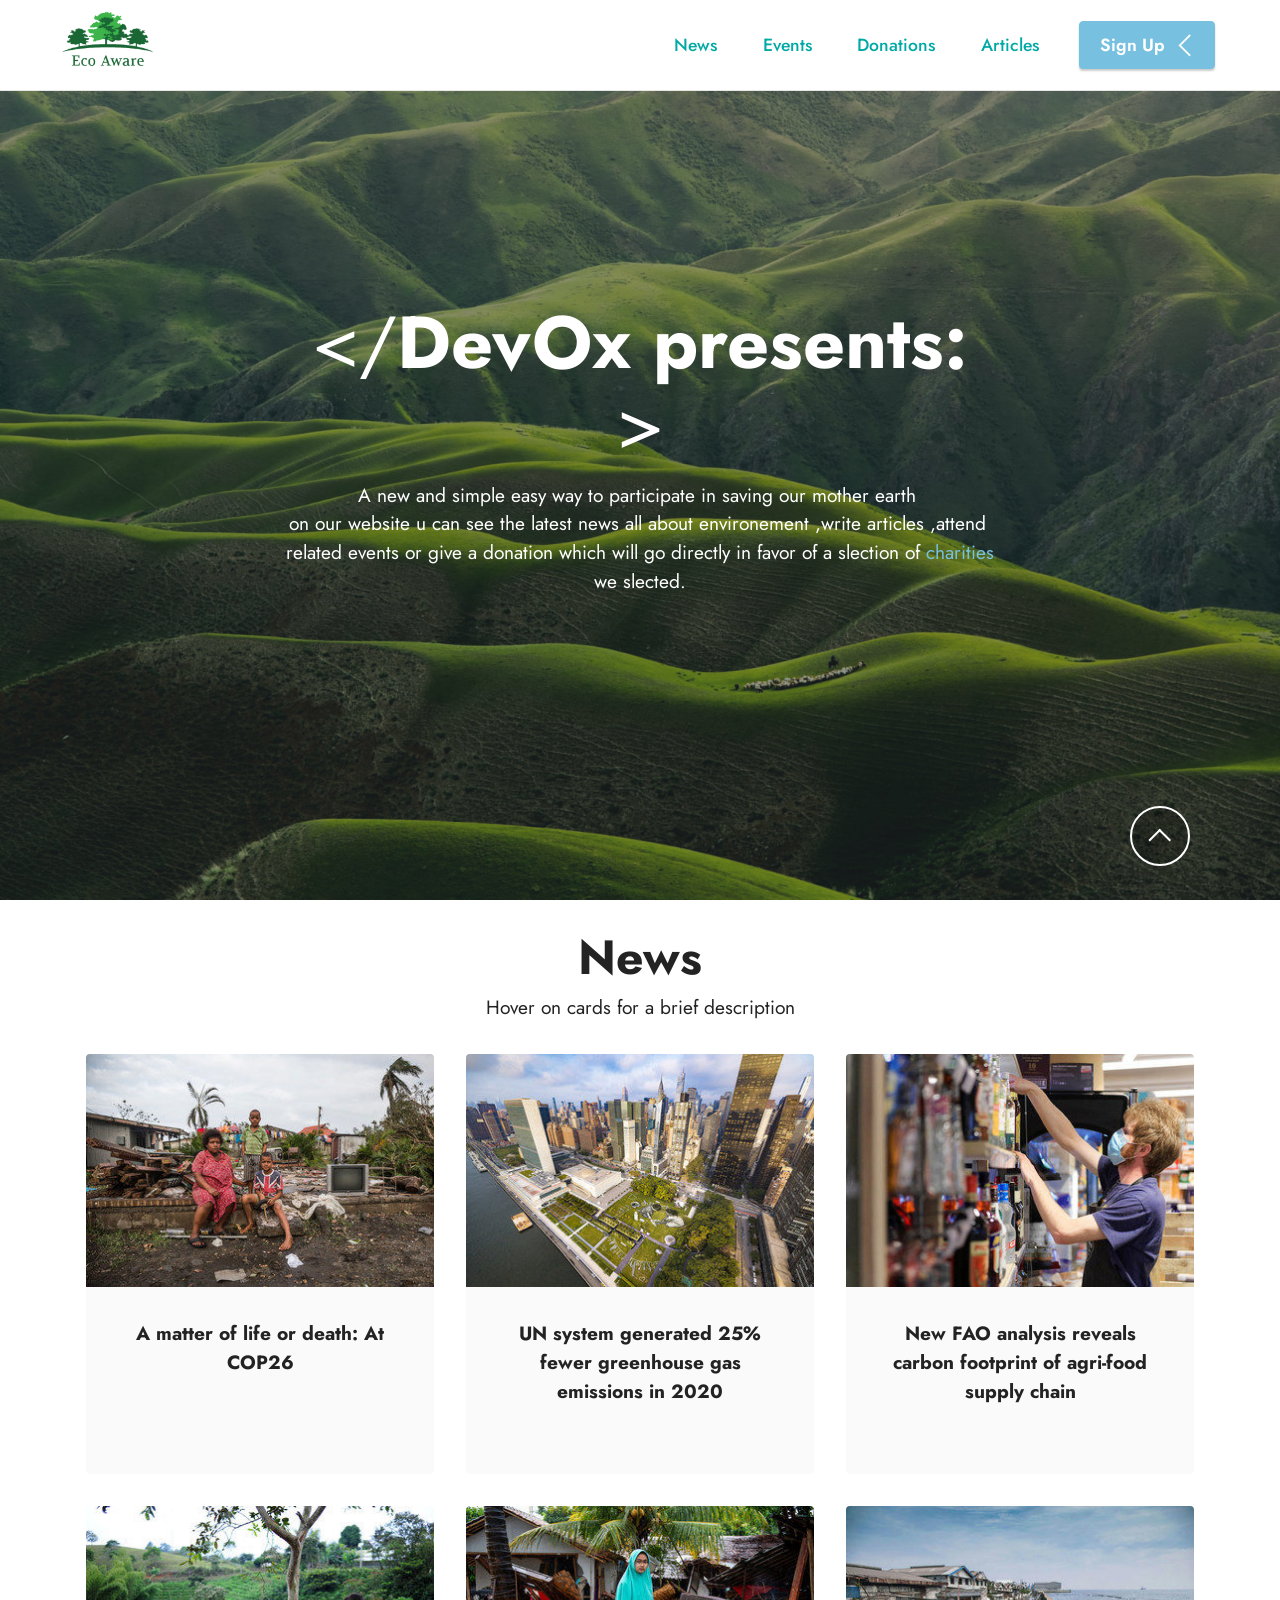
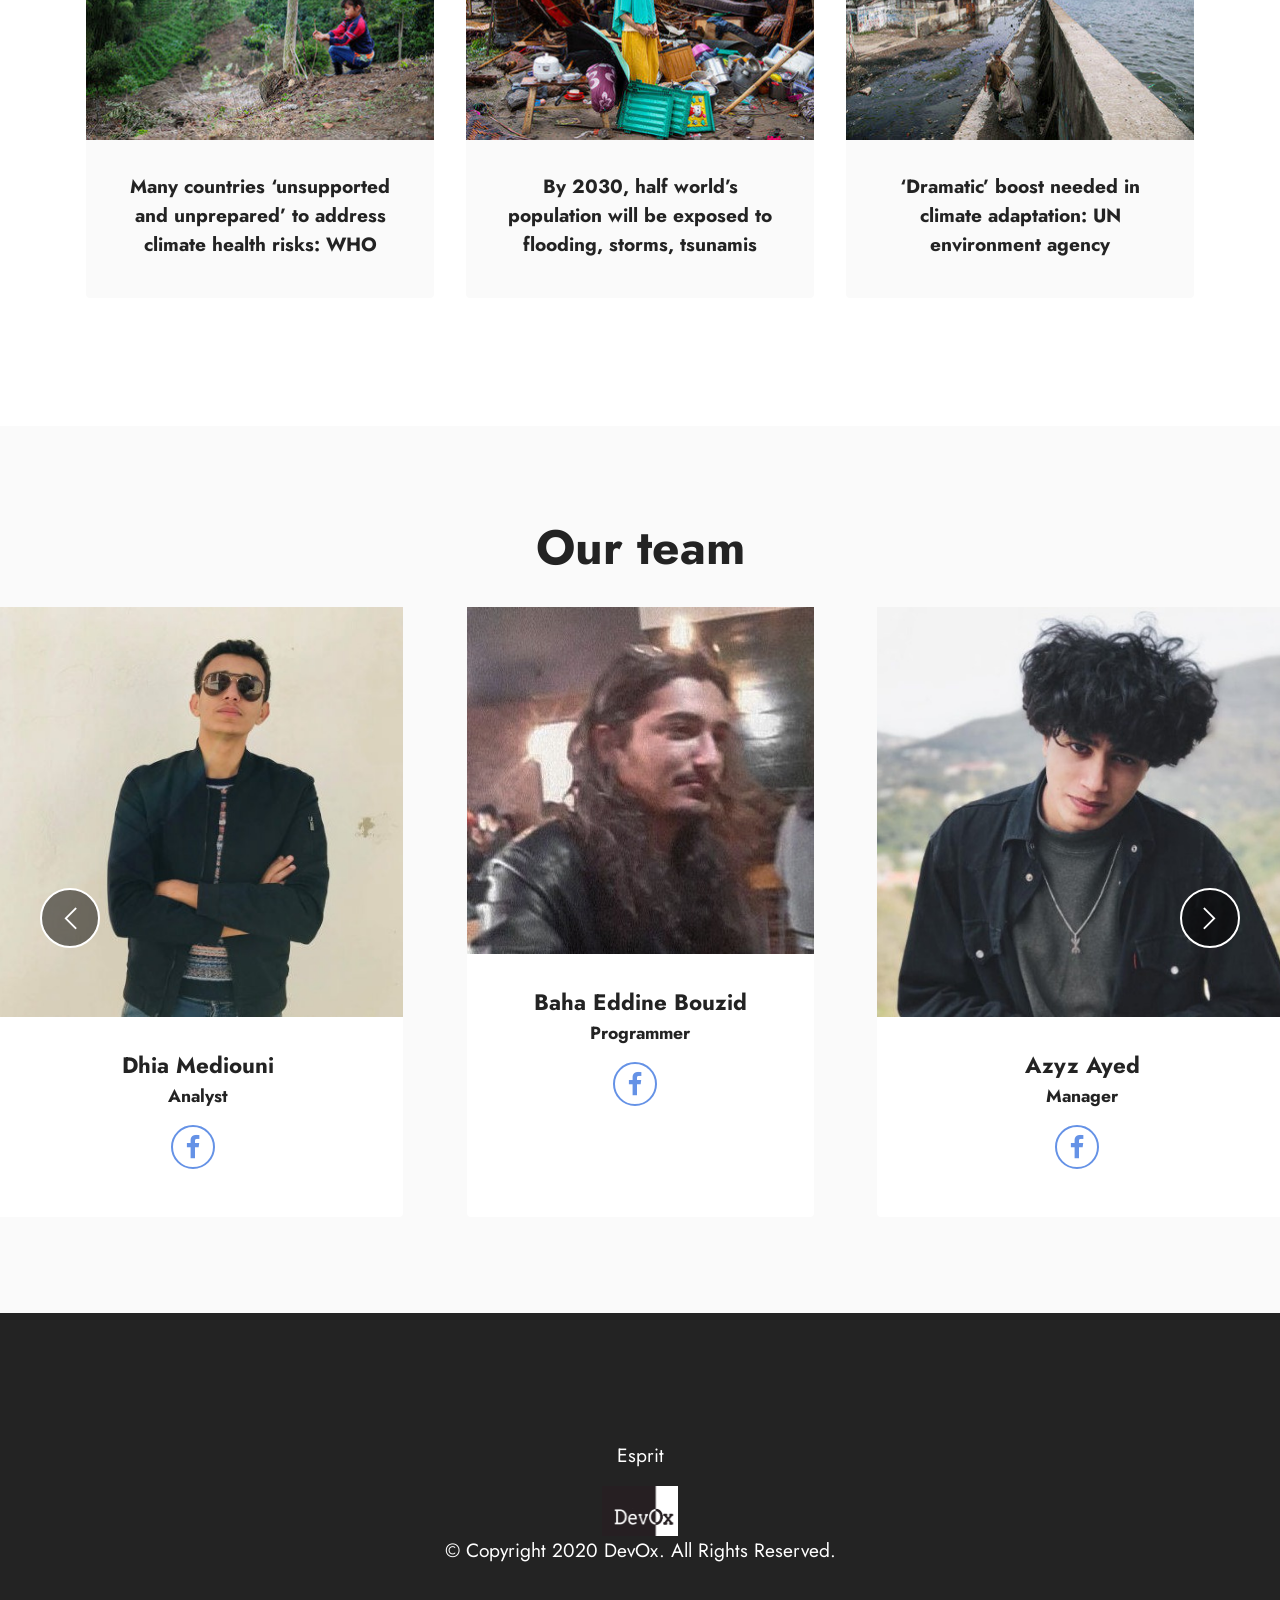
<file: index.html>
<!DOCTYPE html>
<html  >
<head>
    
  <!-- Site made with Mobirise Website Builder v5.5.0, https://mobirise.com -->
  <meta charset="UTF-8">
  <meta http-equiv="X-UA-Compatible" content="IE=edge">
  <meta name="generator" content="Mobirise v5.5.0, mobirise.com">
  <meta name="viewport" content="width=device-width, initial-scale=1, minimum-scale=1">
  <link rel="shortcut icon" href="assets/images/eco-aware-ico-200x122.png" type="image/x-icon">
  <meta name="description" content="">
  
  
  <title >Home</title>
  <link rel="stylesheet" href="assets/web/assets/mobirise-icons2/mobirise2.css">
  <link rel="stylesheet" href="assets/bootstrap/css/bootstrap.min.css">
  <link rel="stylesheet" href="assets/bootstrap/css/bootstrap-grid.min.css">
  <link rel="stylesheet" href="assets/bootstrap/css/bootstrap-reboot.min.css">
  <link rel="stylesheet" href="assets/parallax/jarallax.css">
  <link rel="stylesheet" href="assets/animatecss/animate.css">
  <link rel="stylesheet" href="assets/dropdown/css/style.css">
  <link rel="stylesheet" href="assets/socicon/css/styles.css">
  <link rel="stylesheet" href="assets/theme/css/style.css">
  <link rel="preload" href="https://fonts.googleapis.com/css?family=Jost:100,200,300,400,500,600,700,800,900,100i,200i,300i,400i,500i,600i,700i,800i,900i&display=swap" as="style" onload="this.onload=null;this.rel='stylesheet'">
  <noscript><link rel="stylesheet" href="https://fonts.googleapis.com/css?family=Jost:100,200,300,400,500,600,700,800,900,100i,200i,300i,400i,500i,600i,700i,800i,900i&display=swap"></noscript>
  <link rel="preload" as="style" href="assets/mobirise/css/mbr-additional.css"><link rel="stylesheet" href="assets/mobirise/css/mbr-additional.css" type="text/css">
  
  
  
  
</head>
<body id="top">


  <section data-bs-version="5.1" class="menu cid-s48OLK6784" once="menu" id="menu1-h">
    
    <nav class="navbar navbar-dropdown navbar-fixed-top navbar-expand-lg">
        <div class="container-fluid">
            <div class="navbar-brand">
                <span class="navbar-logo">
                    <a href="index.html#top">
                        <img src="assets/images/eco-aware-ico-200x122.png" alt="Eco-Aware" style="height: 4.6rem;">
                    </a>
                </span>
                <span class="navbar-caption-wrap"><a class="navbar-caption text-black display-7" href="https://mobiri.se"></a></span>
            </div>
            <button class="navbar-toggler" type="button" data-toggle="collapse" data-bs-toggle="collapse" data-target="#navbarSupportedContent" data-bs-target="#navbarSupportedContent" aria-controls="navbarNavAltMarkup" aria-expanded="false" aria-label="Toggle navigation">
                <div class="hamburger">
                    <span></span>
                    <span></span>
                    <span></span>
                    <span></span>
                </div>
            </button>
            <div class="collapse navbar-collapse" id="navbarSupportedContent">
                <ul class="navbar-nav nav-dropdown" data-app-modern-menu="true"><li class="nav-item"><a class="nav-link link text-success text-primary display-4" href="index.html#features3-y">News</a></li><li class="nav-item"><a class="nav-link link text-success display-4" href="events/events.html">Events</a></li><li class="nav-item"><a class="nav-link link text-success display-4" href="donations/doantions/charite/index.html">Donations</a></li>
                    <li class="nav-item"><a class="nav-link link text-success show text-primary display-4" href="Articles.php" aria-expanded="false">Articles</a></li></ul>
                
                <div class="navbar-buttons mbr-section-btn"><a class="btn btn-primary display-4" href="login/register.html"><span class="mobi-mbri mobi-mbri-arrow-prev mbr-iconfont mbr-iconfont-btn"></span>Sign Up</a></div>
            </div>
        </div>
    </nav>

</section>

<section data-bs-version="5.1" class="header1 cid-s48MCQYojq mbr-fullscreen mbr-parallax-background" id="header1-f">

    

    <div class="mbr-overlay" style="opacity: 0.5; background-color: rgb(41, 49, 50);"></div>

    <div class="align-center container">
        <div class="row justify-content-center">
            <div class="col-12 col-lg-8">
                <h1 class="mbr-section-title mbr-fonts-style mb-3 display-1"><strong>DevOx presents:</strong><strong><br></strong></h1>
                
                <p class="mbr-text mbr-fonts-style display-7">A new and simple easy way to participate in saving our mother earth&nbsp;<br>on our website u can see the latest news all about environement ,write articles ,attend&nbsp;<br>related events or give a donation which will go directly in favor of a slection of <a href="index.html#bottom" class="text-primary">charities</a> we slected.</p>
                
            </div>
        </div>
    </div>
</section>

<section data-bs-version="5.1" class="features3 cid-sOmcR7j2TL" id="features3-y">
    
    
    <div class="container">
        <div class="mbr-section-head">
            <h4 class="mbr-section-title mbr-fonts-style align-center mb-0 display-2">
                <strong>News</strong></h4>
            <h5 class="mbr-section-subtitle mbr-fonts-style align-center mb-0 mt-2 display-7">Hover on cards for a brief description</h5>
        </div>
        <div class="row mt-4">
            <div class="item features-image сol-12 col-md-6 col-lg-4">
                <div class="item-wrapper">
                    <div class="item-img">
                        <a href="Articles.html#image2-n"><img src="assets/images/image350x235cropped-350x235.jpg" alt=""></a>
                    </div>
                    <div class="item-content">
                        <h5 class="item-title mbr-fonts-style display-7"><strong>A matter of life or death: At COP26</strong></h5>
                        
                        
                    </div>
                    
                </div>
            </div>
            <div class="item features-image сol-12 col-md-6 col-lg-4">
                <div class="item-wrapper">
                    <div class="item-img">
                        <a href="Articles.html#image1-o"><img src="assets/images/image350x235cropped-1-350x235.jpg" alt=""></a>
                    </div>
                    <div class="item-content">
                        <h5 class="item-title mbr-fonts-style display-7"><div><strong>UN system generated 25% fewer greenhouse gas emissions in 2020 
</strong></div><div><strong><br></strong></div></h5>
                        
                        
                    </div>
                    
                </div>
            </div><div class="item features-image сol-12 col-md-6 col-lg-4">
                <div class="item-wrapper">
                    <div class="item-img">
                        <a href="Articles.html#image2-p"><img src="assets/images/image350x235cropped-2-350x235.jpg" data-slide-to="2" data-bs-slide-to="3" alt=""></a>
                    </div>
                    <div class="item-content">
                        <h5 class="item-title mbr-fonts-style display-7"><strong>New FAO analysis reveals carbon footprint of agri-food supply chain
</strong><div><strong><br></strong></div></h5>
                        
                        
                    </div>
                    
                </div>
            </div>
            <div class="item features-image сol-12 col-md-6 col-lg-4">
                <div class="item-wrapper">
                    <div class="item-img">
                        <a href="Articles.html#image1-q"><img src="assets/images/image350x235cropped-3-350x235.jpg" data-slide-to="3" alt=""></a>
                    </div>
                    <div class="item-content">
                        <h5 class="item-title mbr-fonts-style display-7"><strong>Many countries ‘unsupported and unprepared’ to address climate health risks: WHO</strong></h5>
                        
                        
                    </div>
                    
                </div>
            </div><div class="item features-image сol-12 col-md-6 col-lg-4">
                <div class="item-wrapper">
                    <div class="item-img">
                        <img src="assets/images/image350x235cropped-5-350x235.jpg" data-slide-to="4" data-bs-slide-to="5" alt="">
                    </div>
                    <div class="item-content">
                        <h5 class="item-title mbr-fonts-style display-7"><strong>By 2030, half world’s population will be exposed to flooding, storms, tsunamis</strong></h5>
                        
                        
                    </div>
                    
                </div>
            </div><div class="item features-image сol-12 col-md-6 col-lg-4">
                <div class="item-wrapper">
                    <div class="item-img">
                        <img src="assets/images/image350x235cropped-6-350x235.jpg" data-slide-to="5" data-bs-slide-to="5" alt="">
                    </div>
                    <div class="item-content">
                        <h5 class="item-title mbr-fonts-style display-7"><strong>‘Dramatic’ boost needed in climate adaptation: UN environment agency</strong></h5>
                        
                        
                    </div>
                    
                </div>
            </div>
        </div>
    </div>
</section>

<section data-bs-version="5.1" class="slider3 mbr-embla cid-sOm9UXqm4J" id="slider3-w">
    

    
    <div class="position-relative text-center">
        <div class="col-12">
            <h3 class="mbr-section-title mbr-fonts-style align-center mb-4 display-2">
                <strong>Our team</strong>
            </h3>
            
        </div>
        <div class="embla" data-skip-snaps="true" data-align="center" data-contain-scroll="trimSnaps" data-loop="true" data-auto-play="true" data-auto-play-interval="7" data-draggable="true">
            <div class="embla__viewport container-fluid">
                <div class="embla__container">
                    <div class="embla__slide slider-image item active" style="margin-left: 1rem; margin-right: 1rem;">
                        <div class="card-wrap">
                            <div class="item-wrapper position-relative">
                                <div class="image-wrap">
                                    <img src="assets/images/bahaa-434x578.jpeg">
                                </div>
                            </div>
                            <div class="content-wrap">
                                <h5 class="mbr-section-title card-title mbr-fonts-style align-center m-0 display-5"><strong>Baha Eddine Bouzid</strong></h5>
                                <h6 class="mbr-role mbr-fonts-style align-center mb-3 display-4">
                                    <strong>Programmer</strong>
                                </h6>
                                
                                <div class="social-row display-7">
                                    <div class="soc-item">
                                        <a href="https://www.facebook.com/bahaaeddine.bouzid/" target="_blank">
                                            <span class="mbr-iconfont socicon-facebook socicon"></span>
                                        </a>
                                    </div>
                                    
                                    
                                    
                                    
                                </div>
                                
                            </div>
                        </div>
                    </div>
                    
                    <div class="embla__slide slider-image item" style="margin-left: 1rem; margin-right: 1rem;">
                        <div class="card-wrap">
                            <div class="item-wrapper position-relative">
                                <div class="image-wrap">
                                    <img src="assets/images/aziz-600x600.jpeg" data-slide-to="1" data-bs-slide-to="1">
                                </div>
                            </div>
                            <div class="content-wrap">
                                <h5 class="mbr-section-title card-title mbr-fonts-style align-center m-0 display-5"><strong>Azyz Ayed</strong></h5>
                                <h6 class="mbr-role mbr-fonts-style align-center mb-3 display-4">
                                    <strong>Manager</strong>
                                </h6>
                                
                                <div class="social-row display-7">
                                    <div class="soc-item">
                                        <a href="https://www.facebook.com/skeetme01" target="_blank">
                                            <span class="mbr-iconfont socicon-facebook socicon"></span>
                                        </a>
                                    </div>
                                    
                                    
                                    
                                    
                                </div>
                                
                            </div>
                        </div>
                    </div><div class="embla__slide slider-image item" style="margin-left: 1rem; margin-right: 1rem;">
                        <div class="card-wrap">
                            <div class="item-wrapper position-relative">
                                <div class="image-wrap">
                                    <img src="assets/images/118154616-3302881853132710-7849984634456189423-n-600x397.jpeg" data-slide-to="2" data-bs-slide-to="2">
                                </div>
                            </div>
                            <div class="content-wrap">
                                <h5 class="mbr-section-title card-title mbr-fonts-style align-center m-0 display-5"><strong>Aziz Ben Ridha</strong></h5>
                                <h6 class="mbr-role mbr-fonts-style align-center mb-3 display-4">
                                    <strong>Analyst</strong>
                                </h6>
                                
                                <div class="social-row display-7">
                                    <div class="soc-item">
                                        <a href="https://www.facebook.com/azizbenridha7" target="_blank">
                                            <span class="mbr-iconfont socicon-facebook socicon"></span>
                                        </a>
                                    </div>
                                    
                                    
                                    
                                    
                                </div>
                                
                            </div>
                        </div>
                    </div>
                    <div class="embla__slide slider-image item" style="margin-left: 1rem; margin-right: 1rem;">
                        <div class="card-wrap">
                            <div class="item-wrapper position-relative">
                                <div class="image-wrap">
                                    <img src="assets/images/iheb-chrif-600x600.jpg">
                                </div>
                            </div>
                            <div class="content-wrap">
                                <h5 class="mbr-section-title card-title mbr-fonts-style align-center m-0 display-5"><strong>Iheb Chérif</strong></h5>
                                <h6 class="mbr-role mbr-fonts-style align-center mb-3 display-4">
                                    <strong>Analyst</strong>
                                </h6>
                                
                                <div class="social-row display-7">
                                    <div class="soc-item">
                                        <a href="https://www.facebook.com/ihebchrif.11" target="_blank">
                                            <span class="mbr-iconfont socicon-facebook socicon"></span>
                                        </a>
                                    </div>
                                    
                                    
                                    
                                    
                                </div>
                                
                            </div>
                        </div>
                    </div><div class="embla__slide slider-image item" style="margin-left: 1rem; margin-right: 1rem;">
                        <div class="card-wrap">
                            <div class="item-wrapper position-relative">
                                <div class="image-wrap">
                                    <img src="assets/images/dhia-mediouni-600x450.jpeg" data-slide-to="4" data-bs-slide-to="5">
                                </div>
                            </div>
                            <div class="content-wrap">
                                <h5 class="mbr-section-title card-title mbr-fonts-style align-center m-0 display-5"><strong>Dhia Mediouni</strong></h5>
                                <h6 class="mbr-role mbr-fonts-style align-center mb-3 display-4">
                                    <strong>Analyst</strong>
                                </h6>
                                
                                <div class="social-row display-7">
                                    <div class="soc-item">
                                        <a href="https://www.facebook.com/dhia.mediouni" target="_blank">
                                            <span class="mbr-iconfont socicon-facebook socicon"></span>
                                        </a>
                                    </div>
                                    
                                    
                                    
                                    
                                </div>
                                
                            </div>
                        </div>
                    </div>
                </div>
            </div>
            <button class="embla__button embla__button--prev">
                <span class="mobi-mbri mobi-mbri-arrow-prev mbr-iconfont" aria-hidden="true"></span>
                <span class="sr-only visually-hidden visually-hidden">Previous</span>
            </button>
            <button class="embla__button embla__button--next">
                <span class="mobi-mbri mobi-mbri-arrow-next mbr-iconfont" aria-hidden="true"></span>
                <span class="sr-only visually-hidden visually-hidden">Next</span>
            </button>
        </div>
    </div>
</section>

<section data-bs-version="5.1" class="footer3 cid-s48P1Icc8J mbr-reveal" once="footers" id="footer3-i">

    

    

    <div class="container">
        <div class="media-container-row align-center mbr-white">
            <div class="row row-links">
                <ul class="foot-menu">
                    
                    
                    
                    
                    
                <li class="foot-menu-item mbr-fonts-style display-7">Esprit</li></ul>
                <img class="batta" src="assets\images\DEVOX.png" class="img-fluid ${3|rounded-top,rounded-right,rounded-bottom,rounded-left,rounded-circle,|}" alt="">

            </div>
            <div class="row row-copirayt">
                <p class="mbr-text mb-0 mbr-fonts-style mbr-white align-center display-7">
                    © Copyright 2020 DevOx. All Rights Reserved.
                </p>
            </div>
        </div>
    </div>
  
</section><section style="font-family: -apple-system, BlinkMacSystemFont, 'Segoe UI', 'Roboto', 'Helvetica Neue', Arial, sans-serif; "><a href="https://mobirise.site/q" style="flex: 1 1; height: 3rem; padding-left: 1rem;"></a><p style="flex: 0 0 auto; margin:0; padding-right:1rem;"></p></section><script src="assets/bootstrap/js/bootstrap.bundle.min.js"></script>  <script src="assets/parallax/jarallax.js"></script>  <script src="assets/smoothscroll/smooth-scroll.js"></script>  <script src="assets/ytplayer/index.js"></script>  <script src="assets/dropdown/js/navbar-dropdown.js"></script>  <script src="assets/embla/embla.min.js"></script>  <script src="assets/embla/script.js"></script>  <script src="assets/theme/js/script.js"></script>  

 <div id="scrollToTop" class="scrollToTop mbr-arrow-up" ><a style="text-align: center;"href="#top"><i class="mbr-arrow-up-icon mbr-arrow-up-icon-cm cm-icon cm-icon-smallarrow-up"></i></a></div>
    <input name="animation" type="hidden">
  </body>
</html>
</file>
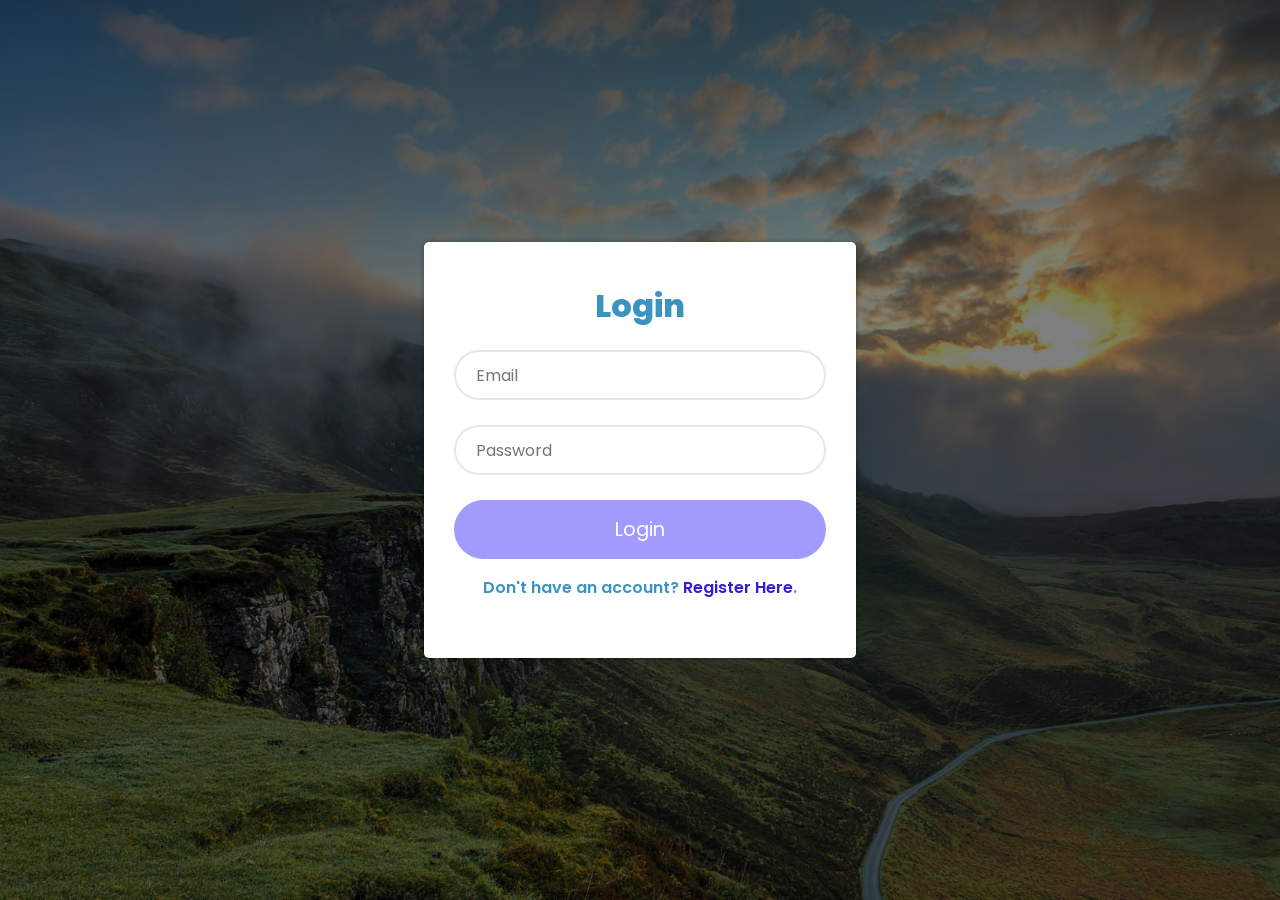
<file: login/index.html>
<!DOCTYPE html>
<html>
<head>
	<meta charset="utf-8">
	<meta name="viewport" content="width=device-width, initial-scale=1.0">

	<link rel="stylesheet" href="https://stackpath.bootstrapcdn.com/font-awesome/4.7.0/css/font-awesome.min.css">

	<link rel="stylesheet" type="text/css" href="style.css">

	<title>Login Form </title>
</head>
<body>
	<div class="container h-26 small-container">
		<form action="" method="POST" class="login-email">
			<p class="login-text" style="font-size: 2rem; font-weight: 800;">Login</p>
			<div class="input-group">
				<input type="email" placeholder="Email" name="email" value="" required>
			</div>
			<div class="input-group">
				<input type="password" placeholder="Password" name="password" value="" required>
			</div>
			<div class="input-group">
				<button name="submit" class="btn">Login</button>
			</div>
			<p class="login-register-text">Don't have an account? <a href="register.html">Register Here</a>.</p>
		</form>
	</div>
</body>
</html>
</file>
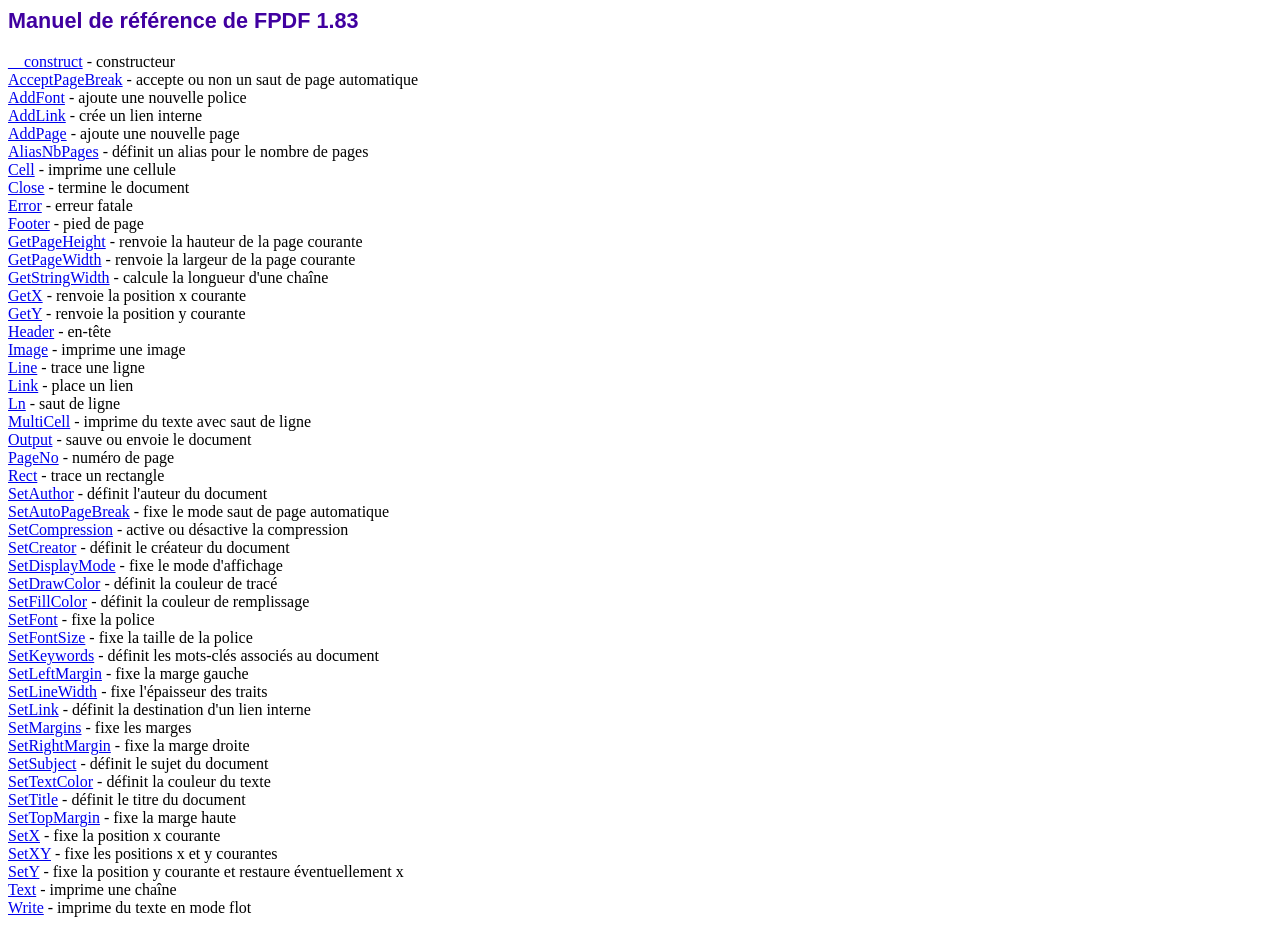
<file: Dashbord/libs/doc/index.htm>
<!DOCTYPE html PUBLIC "-//W3C//DTD HTML 4.01 Transitional//EN">
<html>
<head>
<meta http-equiv="Content-Type" content="text/html; charset=ISO-8859-1">
<title>Manuel de r�f�rence de FPDF 1.83</title>
<link type="text/css" rel="stylesheet" href="../fpdf.css">
</head>
<body>
<h1>Manuel de r�f�rence de FPDF 1.83</h1>
<a href="__construct.htm">__construct</a> - constructeur<br>
<a href="acceptpagebreak.htm">AcceptPageBreak</a> - accepte ou non un saut de page automatique<br>
<a href="addfont.htm">AddFont</a> - ajoute une nouvelle police<br>
<a href="addlink.htm">AddLink</a> - cr�e un lien interne<br>
<a href="addpage.htm">AddPage</a> - ajoute une nouvelle page<br>
<a href="aliasnbpages.htm">AliasNbPages</a> - d�finit un alias pour le nombre de pages<br>
<a href="cell.htm">Cell</a> - imprime une cellule<br>
<a href="close.htm">Close</a> - termine le document<br>
<a href="error.htm">Error</a> - erreur fatale<br>
<a href="footer.htm">Footer</a> - pied de page<br>
<a href="getpageheight.htm">GetPageHeight</a> - renvoie la hauteur de la page courante<br>
<a href="getpagewidth.htm">GetPageWidth</a> - renvoie la largeur de la page courante<br>
<a href="getstringwidth.htm">GetStringWidth</a> - calcule la longueur d'une cha�ne<br>
<a href="getx.htm">GetX</a> - renvoie la position x courante<br>
<a href="gety.htm">GetY</a> - renvoie la position y courante<br>
<a href="header.htm">Header</a> - en-t�te<br>
<a href="image.htm">Image</a> - imprime une image<br>
<a href="line.htm">Line</a> - trace une ligne<br>
<a href="link.htm">Link</a> - place un lien<br>
<a href="ln.htm">Ln</a> - saut de ligne<br>
<a href="multicell.htm">MultiCell</a> - imprime du texte avec saut de ligne<br>
<a href="output.htm">Output</a> - sauve ou envoie le document<br>
<a href="pageno.htm">PageNo</a> - num�ro de page<br>
<a href="rect.htm">Rect</a> - trace un rectangle<br>
<a href="setauthor.htm">SetAuthor</a> - d�finit l'auteur du document<br>
<a href="setautopagebreak.htm">SetAutoPageBreak</a> - fixe le mode saut de page automatique<br>
<a href="setcompression.htm">SetCompression</a> - active ou d�sactive la compression<br>
<a href="setcreator.htm">SetCreator</a> - d�finit le cr�ateur du document<br>
<a href="setdisplaymode.htm">SetDisplayMode</a> - fixe le mode d'affichage<br>
<a href="setdrawcolor.htm">SetDrawColor</a> - d�finit la couleur de trac�<br>
<a href="setfillcolor.htm">SetFillColor</a> - d�finit la couleur de remplissage<br>
<a href="setfont.htm">SetFont</a> - fixe la police<br>
<a href="setfontsize.htm">SetFontSize</a> - fixe la taille de la police<br>
<a href="setkeywords.htm">SetKeywords</a> - d�finit les mots-cl�s associ�s au document<br>
<a href="setleftmargin.htm">SetLeftMargin</a> - fixe la marge gauche<br>
<a href="setlinewidth.htm">SetLineWidth</a> - fixe l'�paisseur des traits<br>
<a href="setlink.htm">SetLink</a> - d�finit la destination d'un lien interne<br>
<a href="setmargins.htm">SetMargins</a> - fixe les marges<br>
<a href="setrightmargin.htm">SetRightMargin</a> - fixe la marge droite<br>
<a href="setsubject.htm">SetSubject</a> - d�finit le sujet du document<br>
<a href="settextcolor.htm">SetTextColor</a> - d�finit la couleur du texte<br>
<a href="settitle.htm">SetTitle</a> - d�finit le titre du document<br>
<a href="settopmargin.htm">SetTopMargin</a> - fixe la marge haute<br>
<a href="setx.htm">SetX</a> - fixe la position x courante<br>
<a href="setxy.htm">SetXY</a> - fixe les positions x et y courantes<br>
<a href="sety.htm">SetY</a> - fixe la position y courante et restaure �ventuellement x<br>
<a href="text.htm">Text</a> - imprime une cha�ne<br>
<a href="write.htm">Write</a> - imprime du texte en mode flot<br>
</body>
</html>
</file>
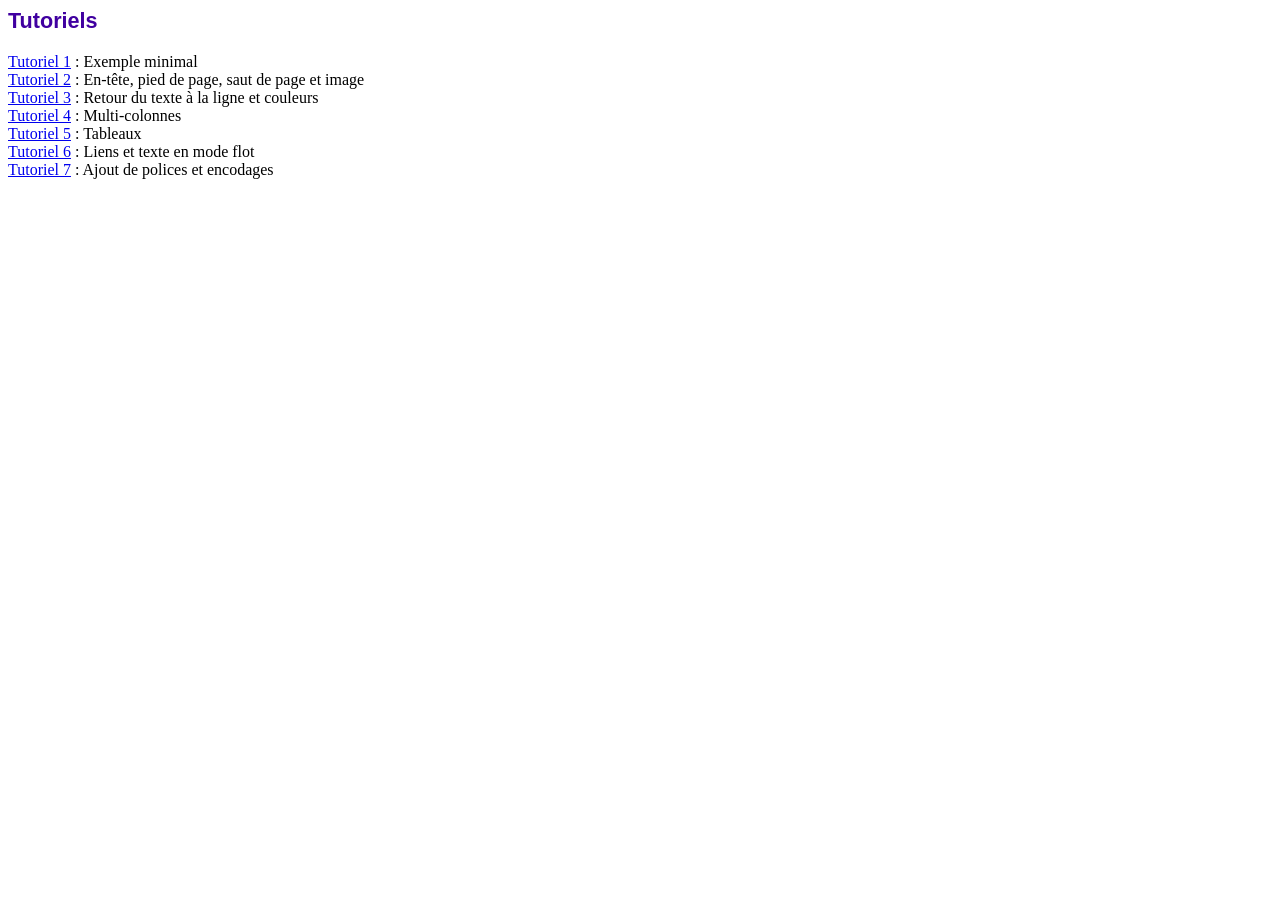
<file: Dashbord/libs/tutorial/index.htm>
<!DOCTYPE html PUBLIC "-//W3C//DTD HTML 4.01 Transitional//EN">
<html>
<head>
<meta http-equiv="Content-Type" content="text/html; charset=ISO-8859-1">
<title>Tutoriels</title>
<link type="text/css" rel="stylesheet" href="../fpdf.css">
</head>
<body>
<h1>Tutoriels</h1>
<ul style="list-style-type:none; margin-left:0; padding-left:0">
<li><a href="tuto1.htm">Tutoriel 1</a> : Exemple minimal</li>
<li><a href="tuto2.htm">Tutoriel 2</a> : En-t�te, pied de page, saut de page et image</li>
<li><a href="tuto3.htm">Tutoriel 3</a> : Retour du texte � la ligne et couleurs</li>
<li><a href="tuto4.htm">Tutoriel 4</a> : Multi-colonnes</li>
<li><a href="tuto5.htm">Tutoriel 5</a> : Tableaux</li>
<li><a href="tuto6.htm">Tutoriel 6</a> : Liens et texte en mode flot</li>
<li><a href="tuto7.htm">Tutoriel 7</a> : Ajout de polices et encodages</li>
</ul>
</body>
</html>
</file>
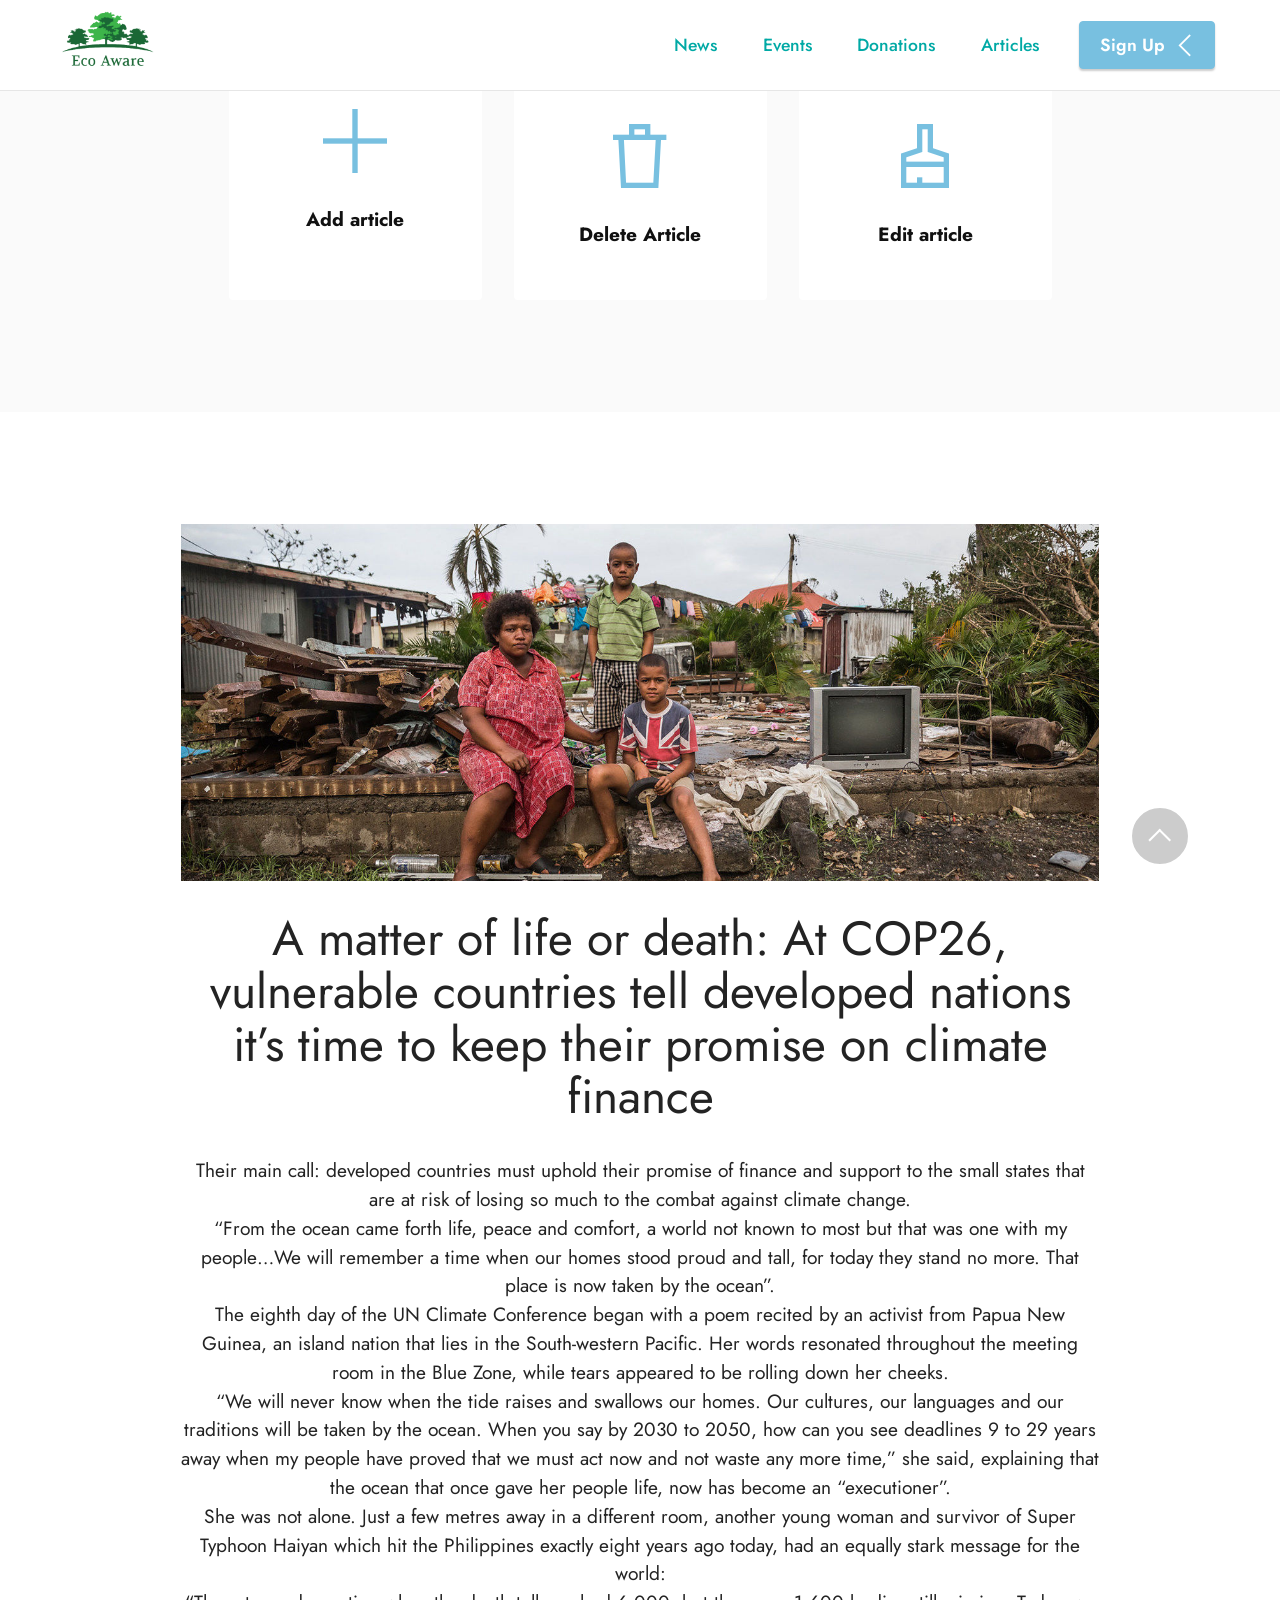
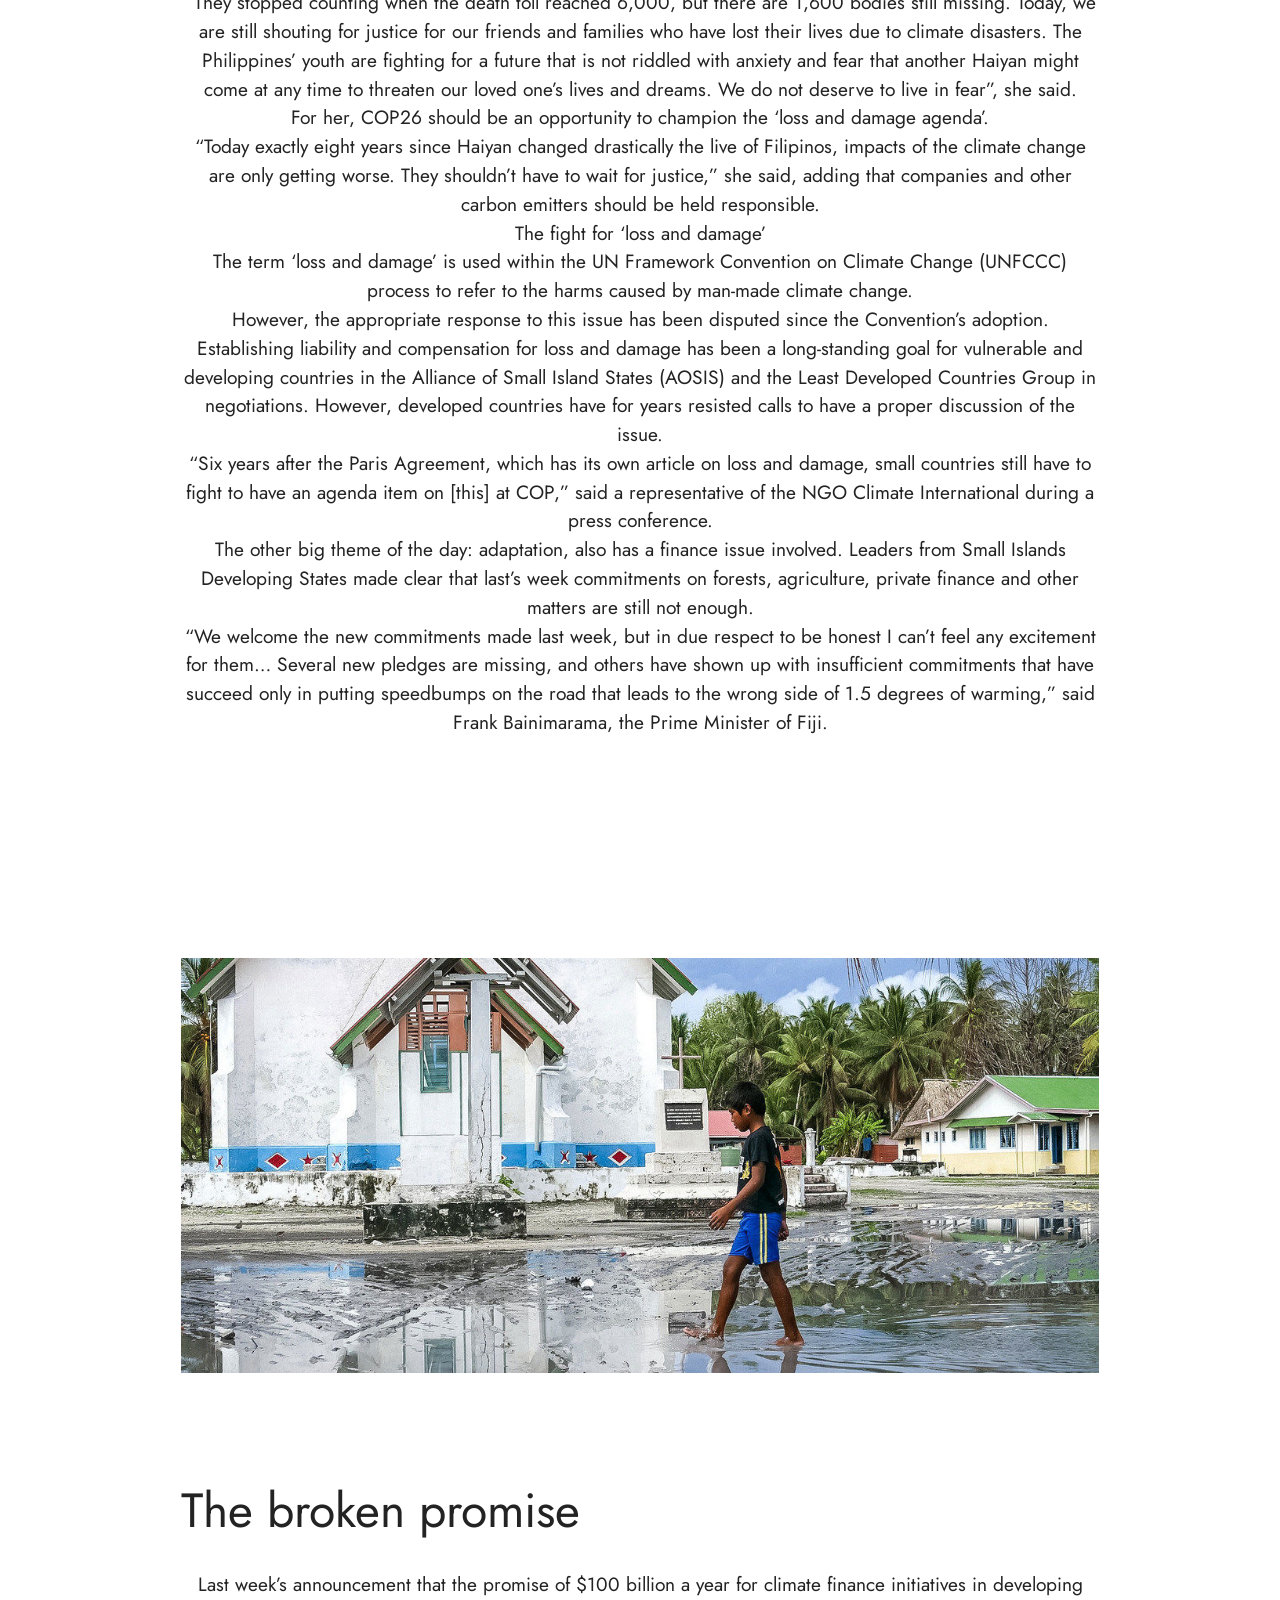
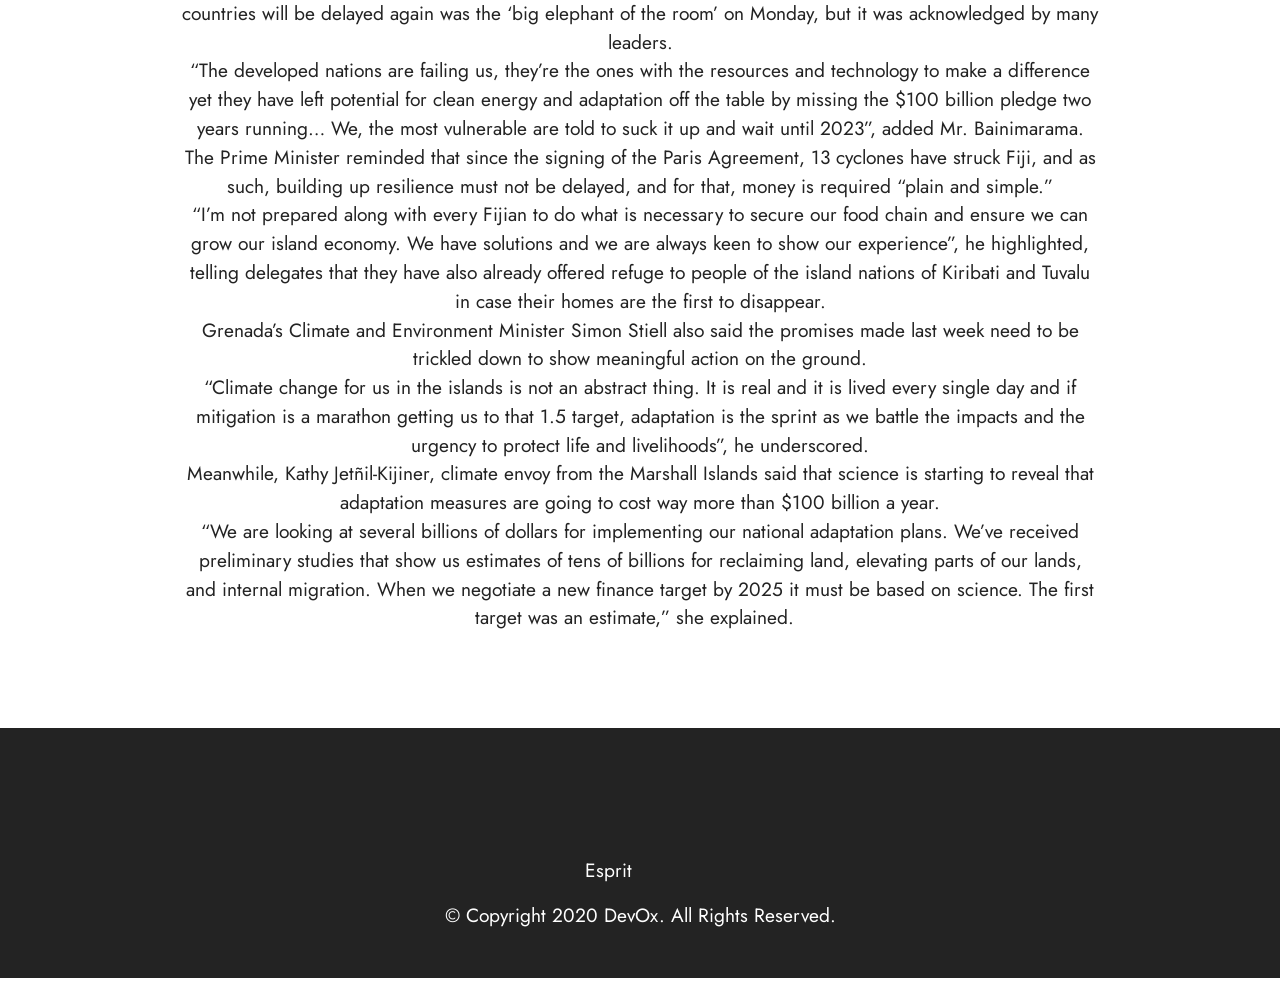
<file: article1admin.html>
<!DOCTYPE html>
<html  >
<head>
  <!-- Site made with Mobirise Website Builder v5.5.0, https://mobirise.com -->
  <meta charset="UTF-8">
  <meta http-equiv="X-UA-Compatible" content="IE=edge">
  <meta name="generator" content="Mobirise v5.5.0, mobirise.com">
  <meta name="viewport" content="width=device-width, initial-scale=1, minimum-scale=1">
  <link rel="shortcut icon" href="assets/images/eco-aware-ico-200x122.png" type="image/x-icon">
  <meta name="description" content="">
  
  
  <title>article1admin</title>
  <link rel="stylesheet" href="assets/web/assets/mobirise-icons2/mobirise2.css">
  <link rel="stylesheet" href="assets/bootstrap/css/bootstrap.min.css">
  <link rel="stylesheet" href="assets/bootstrap/css/bootstrap-grid.min.css">
  <link rel="stylesheet" href="assets/bootstrap/css/bootstrap-reboot.min.css">
  <link rel="stylesheet" href="assets/animatecss/animate.css">
  <link rel="stylesheet" href="assets/dropdown/css/style.css">
  <link rel="stylesheet" href="assets/socicon/css/styles.css">
  <link rel="stylesheet" href="assets/theme/css/style.css">
  <link rel="preload" href="https://fonts.googleapis.com/css?family=Jost:100,200,300,400,500,600,700,800,900,100i,200i,300i,400i,500i,600i,700i,800i,900i&display=swap" as="style" onload="this.onload=null;this.rel='stylesheet'">
  <noscript><link rel="stylesheet" href="https://fonts.googleapis.com/css?family=Jost:100,200,300,400,500,600,700,800,900,100i,200i,300i,400i,500i,600i,700i,800i,900i&display=swap"></noscript>
  <link rel="preload" as="style" href="assets/mobirise/css/mbr-additional.css"><link rel="stylesheet" href="assets/mobirise/css/mbr-additional.css" type="text/css">
  
  
  
  
</head>
<body>
  
  <section data-bs-version="5.1" class="menu cid-sOnzJoc40J" once="menu" id="menu1-1o">
    
    <nav class="navbar navbar-dropdown navbar-fixed-top navbar-expand-lg">
        <div class="container-fluid">
            <div class="navbar-brand">
                <span class="navbar-logo">
                    <a href="index.html#top">
                        <img src="assets/images/eco-aware-ico-200x122.png" alt="Eco-Aware" style="height: 4.6rem;">
                    </a>
                </span>
                <span class="navbar-caption-wrap"><a class="navbar-caption text-black display-7" href="https://mobiri.se"></a></span>
            </div>
            <button class="navbar-toggler" type="button" data-toggle="collapse" data-bs-toggle="collapse" data-target="#navbarSupportedContent" data-bs-target="#navbarSupportedContent" aria-controls="navbarNavAltMarkup" aria-expanded="false" aria-label="Toggle navigation">
                <div class="hamburger">
                    <span></span>
                    <span></span>
                    <span></span>
                    <span></span>
                </div>
            </button>
            <div class="collapse navbar-collapse" id="navbarSupportedContent">
                <ul class="navbar-nav nav-dropdown" data-app-modern-menu="true"><li class="nav-item"><a class="nav-link link text-success text-primary display-4" href="index.html#features3-y">News</a></li><li class="nav-item"><a class="nav-link link text-success display-4" href="https://mobirise.com">Events</a></li><li class="nav-item"><a class="nav-link link text-success display-4" href="https://mobirise.com">Donations</a></li>
                    <li class="nav-item"><a class="nav-link link text-success show text-primary display-4" href="page1.html#top" aria-expanded="false">Articles</a></li></ul>
                
                <div class="navbar-buttons mbr-section-btn"><a class="btn btn-primary display-4" href="https://mobiri.se"><span class="mobi-mbri mobi-mbri-arrow-prev mbr-iconfont mbr-iconfont-btn"></span>Sign Up</a></div>
            </div>
        </div>
    </nav>

</section>

<section data-bs-version="5.1" class="features1 cid-sOnzNvYPfh" id="features2-1t">

    

    
    <div class="container">
        <div class="row justify-content-center">
            <div class="col-12 col-md-6 col-lg-3">
                <div class="card-wrapper">
                    <div class="card-box align-center">
                        <a href="writearticle.html#top"><span class="mbr-iconfont mobi-mbri-plus mobi-mbri"></span></a>
                        <h4 class="card-title align-center mbr-black mbr-fonts-style display-7">
                            <strong>Add article</strong><br><strong><br></strong></h4>
                    </div>
                </div>
            </div>
            <div class="col-12 col-md-6 col-lg-3">
                <div class="card-wrapper">
                    <div class="card-box align-center">
                        <span class="mbr-iconfont mobi-mbri-trash mobi-mbri"></span>
                        <h4 class="card-title align-center mbr-black mbr-fonts-style display-7">
                            <strong>Delete Article</strong><strong><br></strong></h4>
                    </div>
                </div>
            </div>
            <div class="col-12 col-md-6 col-lg-3">
                <div class="card-wrapper">
                    <div class="card-box align-center">
                        <span class="mbr-iconfont mobi-mbri-website-theme-2 mobi-mbri"></span>
                        <h4 class="card-title align-center mbr-black mbr-fonts-style display-7">
                            <strong>Edit article</strong></h4>
                    </div>
                </div>
            </div>
            
        </div>
    </div>
</section>

<section data-bs-version="5.1" class="image3 cid-sOnzJnUFOc" id="image3-1n">
    

    

    <div class="container">
        <div class="row justify-content-center">
            <div class="col-12 col-lg-10">
                <div class="image-wrapper">
                    <img src="assets/images/image1440x560cropped-1440x560.jpg" alt="Mobirise">
                    
                </div>
            </div>
        </div>
    </div>
</section>

<section data-bs-version="5.1" class="content5 cid-sOnzJp0T6N" id="content5-1p">
    
    <div class="container">
        <div class="row justify-content-center">
            <div class="col-md-12 col-lg-10">
                
                <h4 class="mbr-section-subtitle mbr-fonts-style mb-4 display-2">A matter of life or death: At COP26, vulnerable countries tell developed nations it’s time to keep their promise on climate finance</h4>
                <p class="mbr-text mbr-fonts-style display-7">Their main call: developed countries must uphold their promise of finance and support to the small states that are at risk of losing so much to the combat against climate change.<br>“From the ocean came forth life, peace and comfort, a world not known to most but that was one with my people…We will remember a time when our homes stood proud and tall, for today they stand no more. That place is now taken by the ocean”.<br>The eighth day of the UN Climate Conference began with a poem recited by an activist from Papua New Guinea, an island nation that lies in the South-western Pacific. Her words resonated throughout the meeting room in the Blue Zone, while tears appeared to be rolling down her cheeks.<br>“We will never know when the tide raises and swallows our homes. Our cultures, our languages and our traditions will be taken by the ocean. When you say by 2030 to 2050, how can you see deadlines 9 to 29 years away when my people have proved that we must act now and not waste any more time,” she said, explaining that the ocean that once gave her people life, now has become an “executioner”.<br>She was not alone. Just a few metres away in a different room, another young woman and survivor of Super Typhoon Haiyan which hit the Philippines exactly eight years ago today, had an equally stark message for the world:<br>“They stopped counting when the death toll reached 6,000, but there are 1,600 bodies still missing. Today, we are still shouting for justice for our friends and families who have lost their lives due to climate disasters. The Philippines’ youth are fighting for a future that is not riddled with anxiety and fear that another Haiyan might come at any time to threaten our loved one’s lives and dreams. We do not deserve to live in fear”, she said.<br>For her, COP26 should be an opportunity to champion the ‘loss and damage agenda’.<br>“Today exactly eight years since Haiyan changed drastically the live of Filipinos, impacts of the climate change are only getting worse. They shouldn’t have to wait for justice,” she said, adding that companies and other carbon emitters should be held responsible.<br>The fight for ‘loss and damage’ 
<br>The term ‘loss and damage’ is used within the UN Framework Convention on Climate Change (UNFCCC) process to refer to the harms caused by man-made climate change.<br>However, the appropriate response to this issue has been disputed since the Convention’s adoption.<br>Establishing liability and compensation for loss and damage has been a long-standing goal for vulnerable and developing countries in the Alliance of Small Island States (AOSIS) and the Least Developed Countries Group in negotiations. However, developed countries have for years resisted calls to have a proper discussion of the issue.<br>“Six years after the Paris Agreement, which has its own article on loss and damage, small countries still have to fight to have an agenda item on [this] at COP,” said a representative of the NGO Climate International during a press conference.<br>The other big theme of the day: adaptation, also has a finance issue involved. Leaders from Small Islands Developing States made clear that last’s week commitments on forests, agriculture, private finance and other matters are still not enough.<br>“We welcome the new commitments made last week, but in due respect to be honest I can’t feel any excitement for them… Several new pledges are missing, and others have shown up with insufficient commitments that have succeed only in putting speedbumps on the road that leads to the wrong side of 1.5 degrees of warming,” said Frank Bainimarama, the Prime Minister of Fiji. 
<br>
<br></p>
            </div>
        </div>
    </div>
</section>

<section data-bs-version="5.1" class="image3 cid-sOnzJppIOn" id="image3-1q">
    

    

    <div class="container">
        <div class="row justify-content-center">
            <div class="col-12 col-lg-10">
                <div class="image-wrapper">
                    <img src="assets/images/image1170x530cropped-1171x530.jpg" alt="Mobirise">
                    
                </div>
            </div>
        </div>
    </div>
</section>

<section data-bs-version="5.1" class="content5 cid-sOnzJpW4fd" id="content5-1r">
    
    <div class="container">
        <div class="row justify-content-center">
            <div class="col-md-12 col-lg-10">
                
                <h4 class="mbr-section-subtitle mbr-fonts-style mb-4 display-2">The broken promise</h4>
                <p class="mbr-text mbr-fonts-style display-7">Last week’s announcement that the promise of $100 billion a year for climate finance initiatives in developing countries will be delayed again was the ‘big elephant of the room’ on Monday, but it was acknowledged by many leaders.<br>“The developed nations are failing us, they’re the ones with the resources and technology to make a difference yet they have left potential for clean energy and adaptation off the table by missing the $100 billion pledge two years running… We, the most vulnerable are told to suck it up and wait until 2023”, added Mr. Bainimarama.<br>The Prime Minister reminded that since the signing of the Paris Agreement, 13 cyclones have struck Fiji, and as such, building up resilience must not be delayed, and for that, money is required “plain and simple.”<br>“I’m not prepared along with every Fijian to do what is necessary to secure our food chain and ensure we can grow our island economy. We have solutions and we are always keen to show our experience”, he highlighted, telling delegates that they have also already offered refuge to people of the island nations of Kiribati and Tuvalu in case their homes are the first to disappear.<br>Grenada’s Climate and Environment Minister Simon Stiell also said the promises made last week need to be trickled down to show meaningful action on the ground.<br>“Climate change for us in the islands is not an abstract thing. It is real and it is lived every single day and if mitigation is a marathon getting us to that 1.5 target, adaptation is the sprint as we battle the impacts and the urgency to protect life and livelihoods”, he underscored.<br>Meanwhile, Kathy Jetñil-Kijiner, climate envoy from the Marshall Islands said that science is starting to reveal that adaptation measures are going to cost way more than $100 billion a year.<br>“We are looking at several billions of dollars for implementing our national adaptation plans. We’ve received preliminary studies that show us estimates of tens of billions for reclaiming land, elevating parts of our lands, and internal migration. When we negotiate a new finance target by 2025 it must be based on science. The first target was an estimate,” she explained.&nbsp;&nbsp;<br></p>
            </div>
        </div>
    </div>
</section>

<section data-bs-version="5.1" class="footer3 cid-sOnzJqjeWV mbr-reveal" once="footers" id="footer3-1s">

    

    

    <div class="container">
        <div class="media-container-row align-center mbr-white">
            <div class="row row-links">
                <ul class="foot-menu">
                    
                    
                    
                    
                    
                <li class="foot-menu-item mbr-fonts-style display-7">Esprit</li><li class="foot-menu-item mbr-fonts-style display-7"></li><li class="foot-menu-item mbr-fonts-style display-7"></li></ul>
            </div>
            
            <div class="row row-copirayt">
                <p class="mbr-text mb-0 mbr-fonts-style mbr-white align-center display-7">
                    © Copyright 2020 DevOx. All Rights Reserved.
                </p>
            </div>
        </div>
    </div>
</section><section style="font-family: -apple-system, BlinkMacSystemFont, 'Segoe UI', 'Roboto', 'Helvetica Neue', Arial, sans-serif; "><a href="https://mobirise.site/q" style="flex: 1 1; height: 3rem; padding-left: 1rem;"></a><p style="flex: 0 0 auto; margin:0; padding-right:1rem;"></p></section><script src="assets/bootstrap/js/bootstrap.bundle.min.js"></script>  <script src="assets/parallax/jarallax.js"></script>  <script src="assets/smoothscroll/smooth-scroll.js"></script>  <script src="assets/ytplayer/index.js"></script>  <script src="assets/dropdown/js/navbar-dropdown.js"></script>  <script src="assets/embla/embla.min.js"></script>  <script src="assets/embla/script.js"></script>  <script src="assets/theme/js/script.js"></script>  

  
 <div id="scrollToTop" class="scrollToTop mbr-arrow-up"><a style="text-align: center;"><i class="mbr-arrow-up-icon mbr-arrow-up-icon-cm cm-icon cm-icon-smallarrow-up"></i></a></div>
    <input name="animation" type="hidden">
  </body>
</html>
</file>
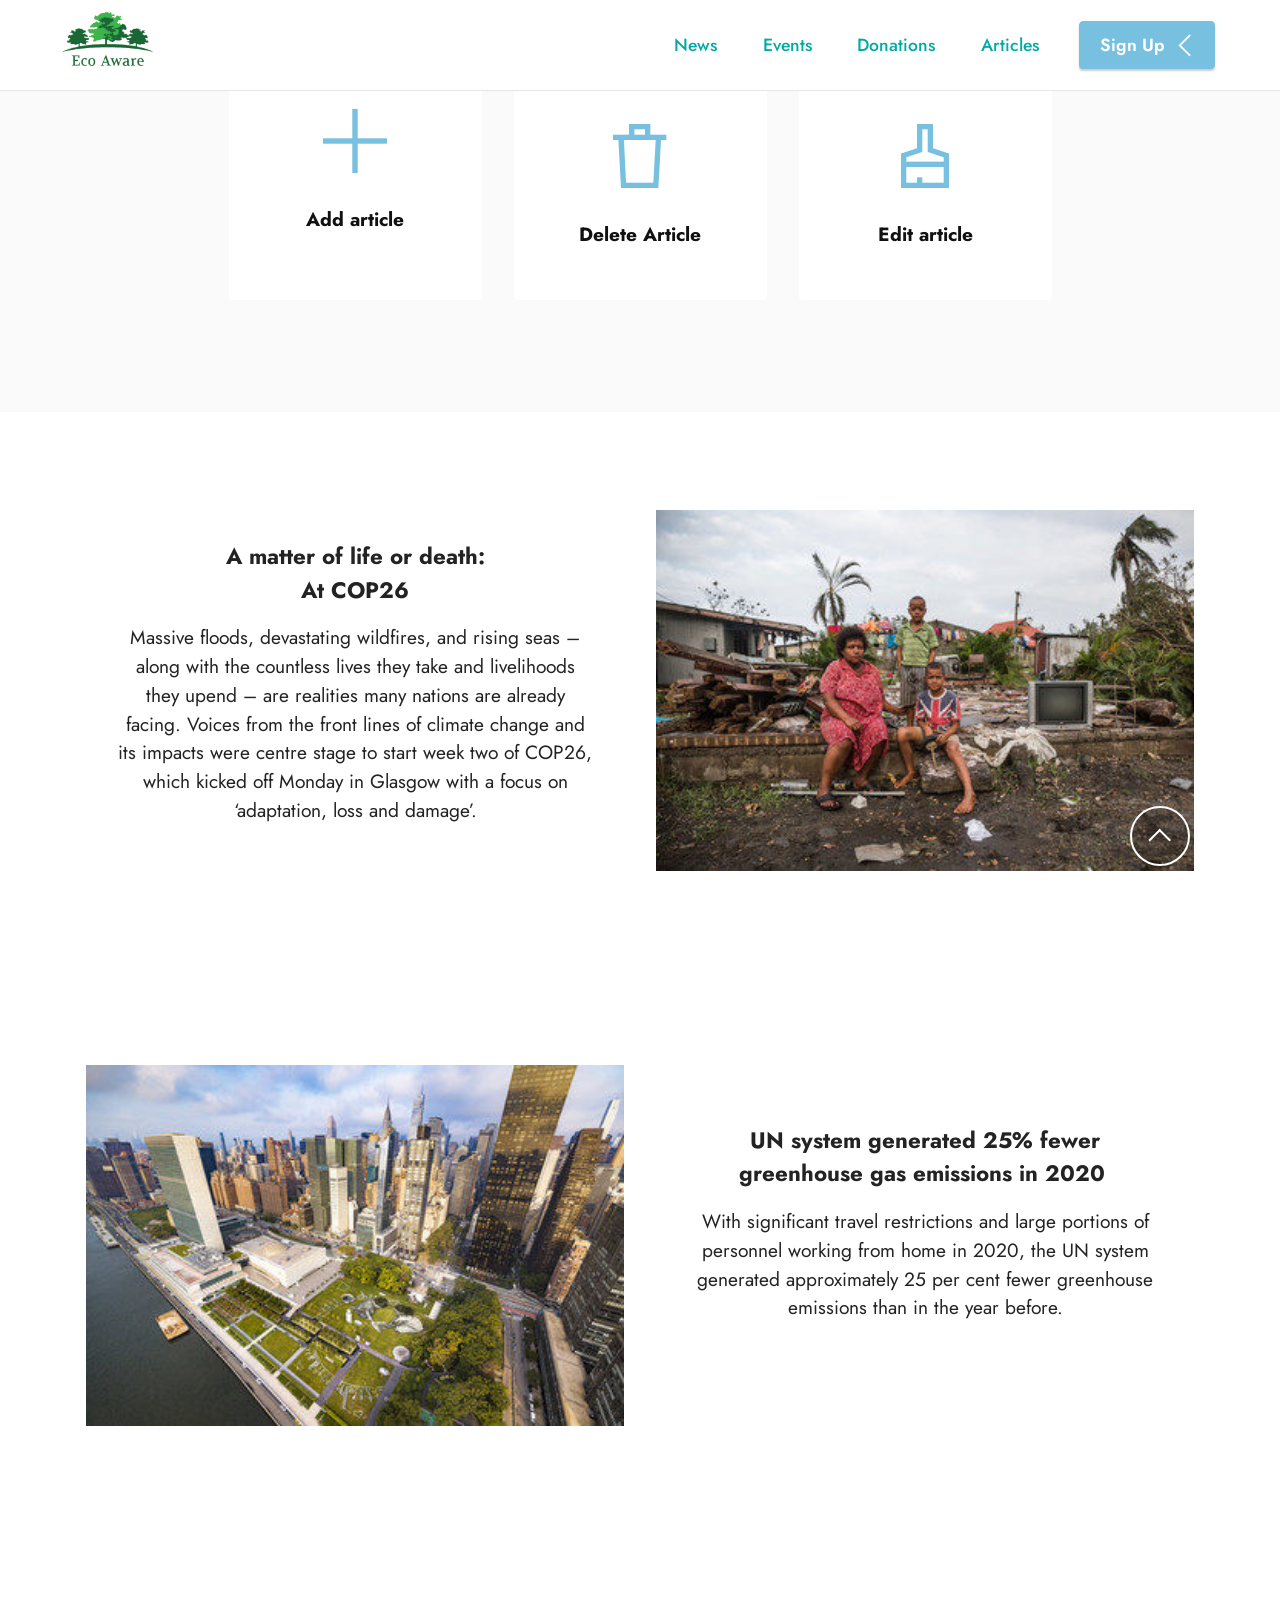
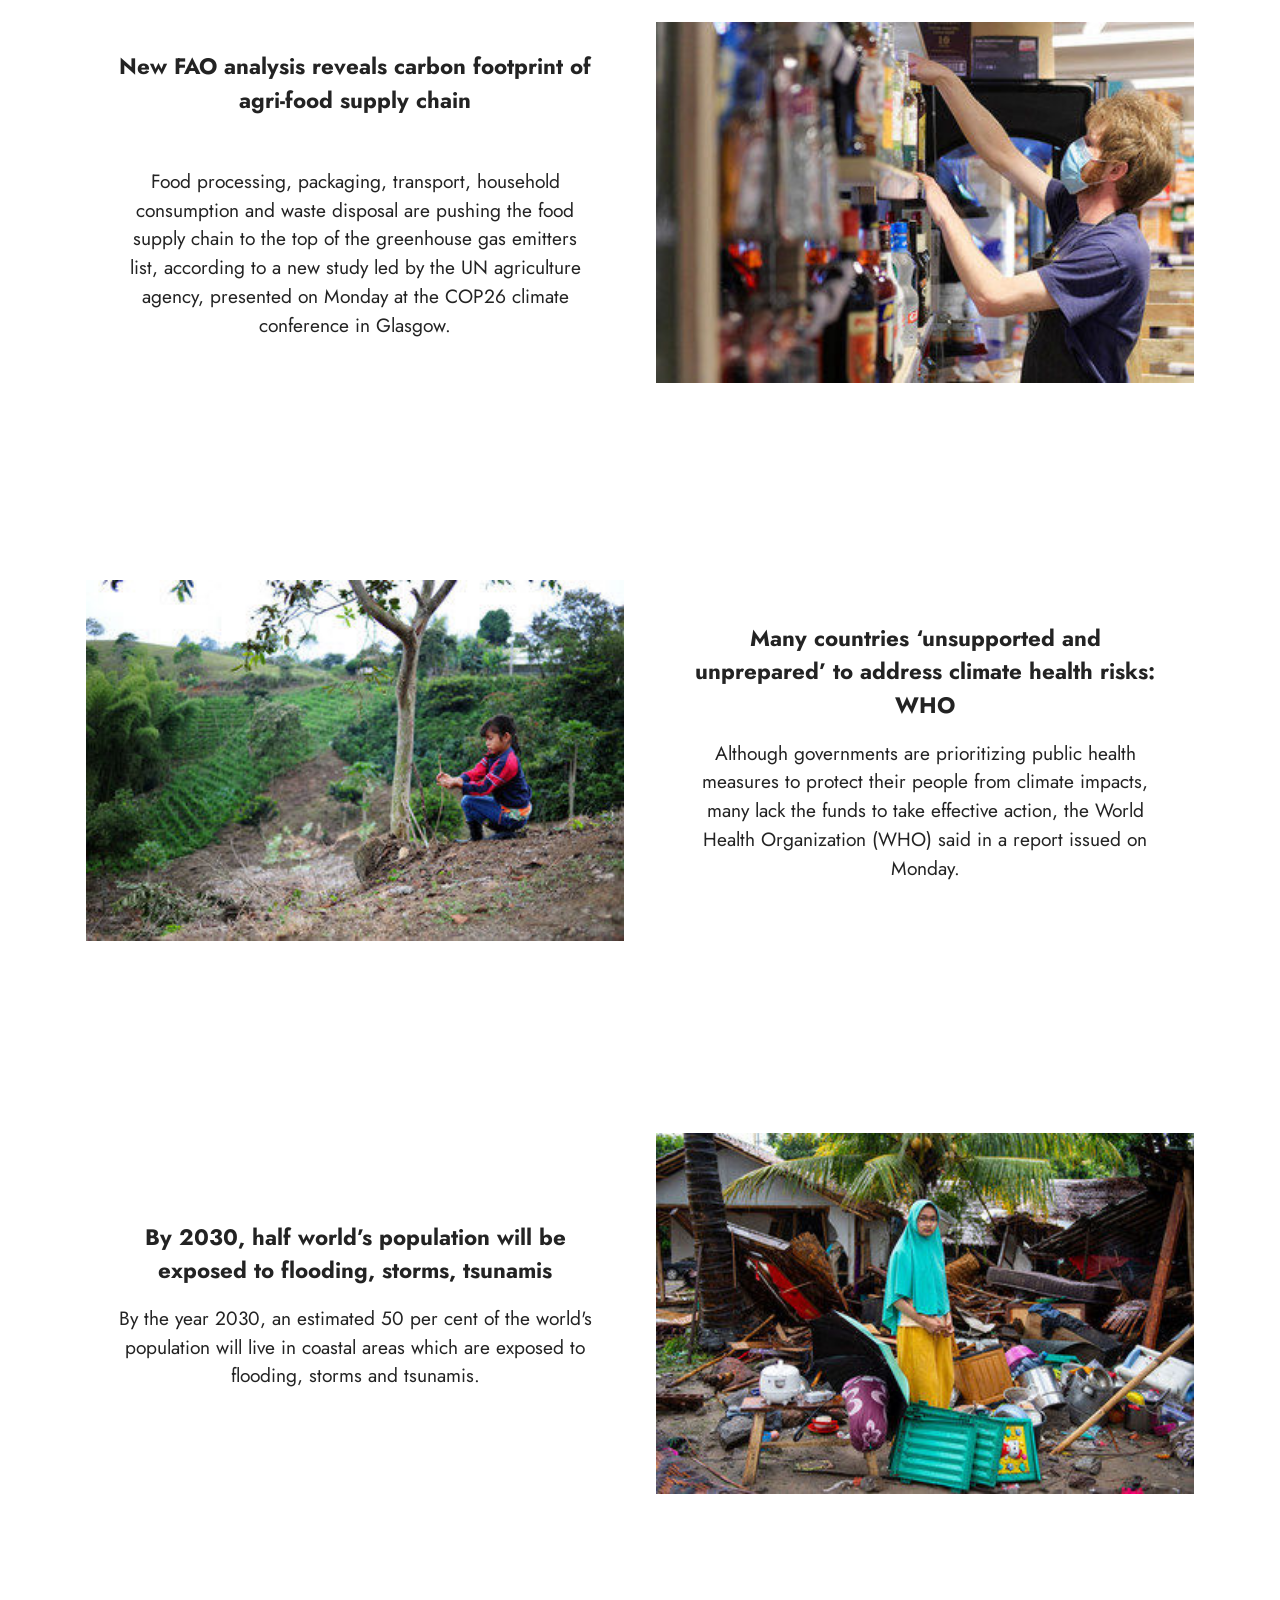
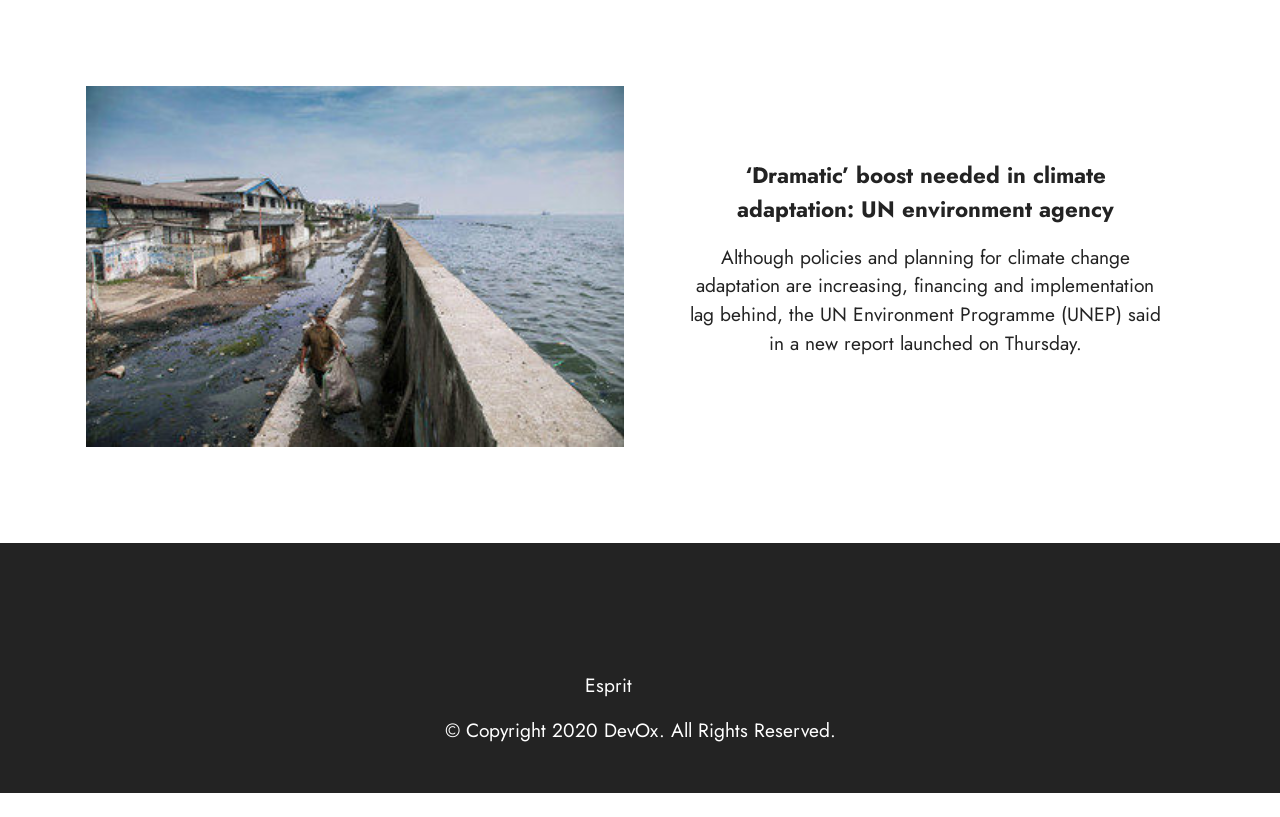
<file: articlesadmin.html>
<!DOCTYPE html>
<html  >
<head>
  <!-- Site made with Mobirise Website Builder v5.5.0, https://mobirise.com -->
  <meta charset="UTF-8">
  <meta http-equiv="X-UA-Compatible" content="IE=edge">
  <meta name="generator" content="Mobirise v5.5.0, mobirise.com">
  <meta name="viewport" content="width=device-width, initial-scale=1, minimum-scale=1">
  <link rel="shortcut icon" href="assets/images/eco-aware-ico-200x122.png" type="image/x-icon">
  <meta name="description" content="">
  
  
  <title>articles admin</title>
  <link rel="stylesheet" href="assets/web/assets/mobirise-icons2/mobirise2.css">
  <link rel="stylesheet" href="assets/bootstrap/css/bootstrap.min.css">
  <link rel="stylesheet" href="assets/bootstrap/css/bootstrap-grid.min.css">
  <link rel="stylesheet" href="assets/bootstrap/css/bootstrap-reboot.min.css">
  <link rel="stylesheet" href="assets/animatecss/animate.css">
  <link rel="stylesheet" href="assets/dropdown/css/style.css">
  <link rel="stylesheet" href="assets/socicon/css/styles.css">
  <link rel="stylesheet" href="assets/theme/css/style.css">
  <link rel="preload" href="https://fonts.googleapis.com/css?family=Jost:100,200,300,400,500,600,700,800,900,100i,200i,300i,400i,500i,600i,700i,800i,900i&display=swap" as="style" onload="this.onload=null;this.rel='stylesheet'">
  <noscript><link rel="stylesheet" href="https://fonts.googleapis.com/css?family=Jost:100,200,300,400,500,600,700,800,900,100i,200i,300i,400i,500i,600i,700i,800i,900i&display=swap"></noscript>
  <link rel="preload" as="style" href="assets/mobirise/css/mbr-additional.css"><link rel="stylesheet" href="assets/mobirise/css/mbr-additional.css" type="text/css">
  
  
  
  
</head>
<body>
  




  <section data-bs-version="5.1" class="menu cid-sOnzxpFTfv" once="menu" id="menu1-1e">
    
    <nav class="navbar navbar-dropdown navbar-fixed-top navbar-expand-lg">
        <div class="container-fluid">
            <div class="navbar-brand">
                <span class="navbar-logo">
                    <a href="index.html#top">
                        <img src="assets/images/eco-aware-ico-200x122.png" alt="Eco-Aware" style="height: 4.6rem;">
                    </a>
                </span>
                <span class="navbar-caption-wrap"><a class="navbar-caption text-black display-7" href="https://mobiri.se"></a></span>
            </div>
            <button class="navbar-toggler" type="button" data-toggle="collapse" data-bs-toggle="collapse" data-target="#navbarSupportedContent" data-bs-target="#navbarSupportedContent" aria-controls="navbarNavAltMarkup" aria-expanded="false" aria-label="Toggle navigation">
                <div class="hamburger">
                    <span></span>
                    <span></span>
                    <span></span>
                    <span></span>
                </div>
            </button>
            <div class="collapse navbar-collapse" id="navbarSupportedContent">
                <ul class="navbar-nav nav-dropdown" data-app-modern-menu="true"><li class="nav-item"><a class="nav-link link text-success text-primary display-4" href="index.html#features3-y">News</a></li><li class="nav-item"><a class="nav-link link text-success display-4" href="https://mobirise.com">Events</a></li><li class="nav-item"><a class="nav-link link text-success display-4" href="https://mobirise.com">Donations</a></li>
                    <li class="nav-item"><a class="nav-link link text-success show text-primary display-4" href="page1.html#top" aria-expanded="false">Articles</a></li></ul>
                
                <div class="navbar-buttons mbr-section-btn"><a class="btn btn-primary display-4" href="https://mobiri.se"><span class="mobi-mbri mobi-mbri-arrow-prev mbr-iconfont mbr-iconfont-btn"></span>Sign Up</a></div>
            </div>
        </div>
    </nav>

</section>

<section data-bs-version="5.1" class="features1 cid-sOnzxqCdF3" id="features2-1f">

    

    
    <div class="container">
        <div class="row justify-content-center">
            <div class="col-12 col-md-6 col-lg-3">
                <div class="card-wrapper">
                    <div class="card-box align-center">
                        <a href="writearticle.html#top"><span class="mbr-iconfont mobi-mbri-plus mobi-mbri"></span></a>
                        <h4 class="card-title align-center mbr-black mbr-fonts-style display-7">
                            <strong>Add article</strong><br><strong><br></strong></h4>
                    </div>
                </div>
            </div>
            <div class="col-12 col-md-6 col-lg-3">
                <div class="card-wrapper">
                    <div class="card-box align-center">
                        <span class="mbr-iconfont mobi-mbri-trash mobi-mbri"></span>
                        <h4 class="card-title align-center mbr-black mbr-fonts-style display-7">
                            <strong>Delete Article</strong><strong><br></strong></h4>
                    </div>
                </div>
            </div>
            <div class="col-12 col-md-6 col-lg-3">
                <div class="card-wrapper">
                    <div class="card-box align-center">
                        <span class="mbr-iconfont mobi-mbri-website-theme-2 mobi-mbri"></span>
                        <h4 class="card-title align-center mbr-black mbr-fonts-style display-7">
                            <strong>Edit article</strong></h4>
                    </div>
                </div>
            </div>
            
        </div>
    </div>
</section>

<section data-bs-version="5.1" class="image2 cid-sOnzxrfSh3" id="image2-1g">
    

    

    <div class="container">
        <div class="row align-items-center">
            <div class="col-12 col-lg-6">
                <div class="image-wrapper">
                    <a href="article1.html#top"><img src="assets/images/image350x235cropped-350x235.jpg" alt="Mobirise"></a>
                    
                </div>
            </div>
            <div class="col-12 col-lg">
                <div class="text-wrapper">
                    <h3 class="mbr-section-title mbr-fonts-style mb-3 display-5"><strong>A matter of life or death:</strong><br><strong> At COP26</strong></h3>
                    <p class="mbr-text mbr-fonts-style display-7">
                        Massive floods, devastating wildfires, and rising seas – along with the countless lives they take and livelihoods they upend – are realities many nations are already facing. Voices from the front lines of climate change and its impacts were centre stage to start week two of COP26, which kicked off Monday in Glasgow with a focus on ‘adaptation, loss and damage’.</p>
                </div>
            </div>
        </div>
    </div>
</section>

<section data-bs-version="5.1" class="image1 cid-sOnzxrKYsB" id="image1-1h">
    

    

    <div class="container">
        <div class="row align-items-center">
            <div class="col-12 col-lg-6">
                <div class="image-wrapper">
                    <img src="assets/images/image350x235cropped-1-350x235.jpg" alt="Mobirise">
                    
                </div>
            </div>
            <div class="col-12 col-lg">
                <div class="text-wrapper">
                    <h3 class="mbr-section-title mbr-fonts-style mb-3 display-5"><strong>UN system generated 25% fewer greenhouse gas emissions in 2020&nbsp;</strong></h3>
                    <p class="mbr-text mbr-fonts-style display-7">With significant travel restrictions and large portions of personnel working from home in 2020, the UN system generated approximately 25 per cent fewer greenhouse emissions than in the year before. 
<br>
<br></p>
                </div>
            </div>
        </div>
    </div>
</section>

<section data-bs-version="5.1" class="image2 cid-sOnzxsejQn" id="image2-1i">
    

    

    <div class="container">
        <div class="row align-items-center">
            <div class="col-12 col-lg-6">
                <div class="image-wrapper">
                    <img src="assets/images/image350x235cropped-2-350x235.jpg" alt="Mobirise">
                    
                </div>
            </div>
            <div class="col-12 col-lg">
                <div class="text-wrapper">
                    <h3 class="mbr-section-title mbr-fonts-style mb-3 display-5"><strong>New FAO analysis reveals carbon footprint of agri-food supply chain
</strong><div><strong><br></strong></div></h3>
                    <p class="mbr-text mbr-fonts-style display-7">
                        Food processing, packaging, transport, household consumption and waste disposal are pushing the food supply chain to the top of the greenhouse gas emitters list, according to a  new study led by the UN agriculture agency, presented on Monday at the COP26 climate conference in Glasgow.</p>
                </div>
            </div>
        </div>
    </div>
</section>

<section data-bs-version="5.1" class="image1 cid-sOnzxsGCQY" id="image1-1j">
    

    

    <div class="container">
        <div class="row align-items-center">
            <div class="col-12 col-lg-6">
                <div class="image-wrapper">
                    <img src="assets/images/image350x235cropped-3-350x235.jpg" alt="Mobirise">
                    
                </div>
            </div>
            <div class="col-12 col-lg">
                <div class="text-wrapper">
                    <h3 class="mbr-section-title mbr-fonts-style mb-3 display-5"><strong>Many countries ‘unsupported and unprepared’ to address climate health risks: WHO</strong></h3>
                    <p class="mbr-text mbr-fonts-style display-7">
                        Although governments are prioritizing public health measures to protect their people from climate impacts, many lack the funds to take effective action, the World Health Organization (WHO) said in a report issued on Monday. </p>
                </div>
            </div>
        </div>
    </div>
</section>

<section data-bs-version="5.1" class="image2 cid-sOnzxt8Bt6" id="image2-1k">
    

    

    <div class="container">
        <div class="row align-items-center">
            <div class="col-12 col-lg-6">
                <div class="image-wrapper">
                    <img src="assets/images/image350x235cropped-5-350x235.jpg" alt="Mobirise">
                    
                </div>
            </div>
            <div class="col-12 col-lg">
                <div class="text-wrapper">
                    <h3 class="mbr-section-title mbr-fonts-style mb-3 display-5"><strong>By 2030, half world’s population will be exposed to flooding, storms, tsunamis</strong></h3>
                    <p class="mbr-text mbr-fonts-style display-7">
                        By the year 2030, an estimated 50 per cent of the world's population will live in coastal areas which are exposed to flooding, storms and tsunamis.</p>
                </div>
            </div>
        </div>
    </div>
</section>

<section data-bs-version="5.1" class="image1 cid-sOnzxtxL3I" id="image1-1l">
    

    

    <div class="container">
        <div class="row align-items-center">
            <div class="col-12 col-lg-6">
                <div class="image-wrapper">
                    <img src="assets/images/image350x235cropped-6-350x235.jpg" alt="Mobirise">
                    
                </div>
            </div>
            <div class="col-12 col-lg">
                <div class="text-wrapper">
                    <h3 class="mbr-section-title mbr-fonts-style mb-3 display-5"><strong>‘Dramatic’ boost needed in climate adaptation: UN environment agency</strong></h3>
                    <p class="mbr-text mbr-fonts-style display-7">
                        Although policies and planning for climate change adaptation are increasing, financing and implementation lag behind, the UN Environment Programme (UNEP) said in a new report launched on Thursday. </p>
                </div>
            </div>
        </div>
    </div>
</section>

<section data-bs-version="5.1" class="footer3 cid-sOnzxtUn3t mbr-reveal" once="footers" id="footer3-1m">

    

    

    <div class="container">
        <div class="media-container-row align-center mbr-white">
            <div class="row row-links">
                <ul class="foot-menu">
                    
                    
                    
                    
                    
                <li class="foot-menu-item mbr-fonts-style display-7">Esprit</li><li class="foot-menu-item mbr-fonts-style display-7"></li><li class="foot-menu-item mbr-fonts-style display-7"></li></ul>
            </div>
            
            <div class="row row-copirayt">
                <p class="mbr-text mb-0 mbr-fonts-style mbr-white align-center display-7">
                    © Copyright 2020 DevOx. All Rights Reserved.
                </p>
            </div>
        </div>
    </div>
  
</section><section style="font-family: -apple-system, BlinkMacSystemFont, 'Segoe UI', 'Roboto', 'Helvetica Neue', Arial, sans-serif; "><a href="https://mobirise.site/q" style="flex: 1 1; height: 3rem; padding-left: 1rem;"></a><p style="flex: 0 0 auto; margin:0; padding-right:1rem;"></p></section><script src="assets/bootstrap/js/bootstrap.bundle.min.js"></script>  <script src="assets/parallax/jarallax.js"></script>  <script src="assets/smoothscroll/smooth-scroll.js"></script>  <script src="assets/ytplayer/index.js"></script>  <script src="assets/dropdown/js/navbar-dropdown.js"></script>  <script src="assets/embla/embla.min.js"></script>  <script src="assets/embla/script.js"></script>  <script src="assets/theme/js/script.js"></script>  

 <div id="scrollToTop" class="scrollToTop mbr-arrow-up"><a style="text-align: center;"><i class="mbr-arrow-up-icon mbr-arrow-up-icon-cm cm-icon cm-icon-smallarrow-up"></i></a></div>
    <input name="animation" type="hidden">
  </body>
</html>
</file>
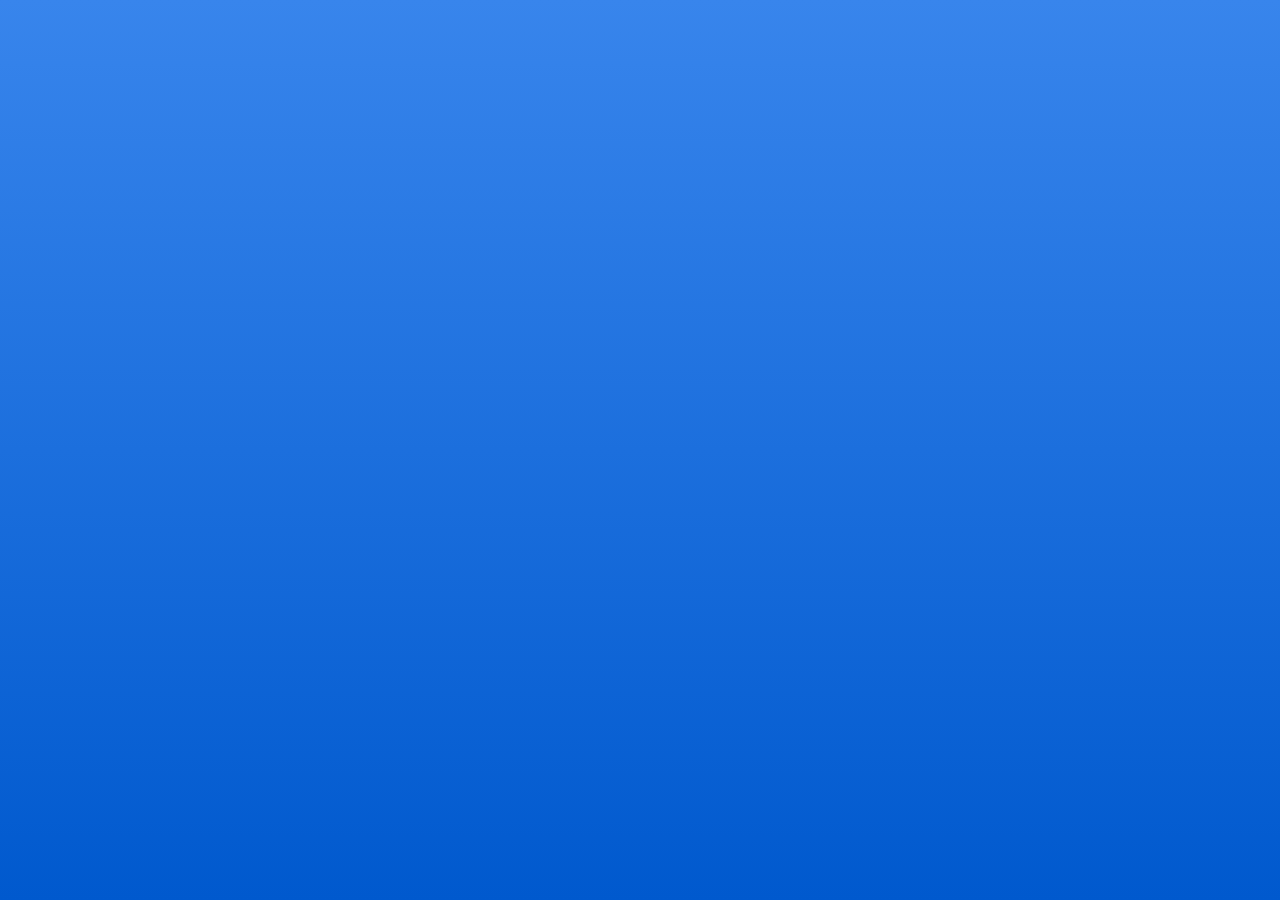
<file: loading.html>
<!DOCTYPE html>
<html  >
<head>
  <!-- Site made with Mobirise Website Builder v5.5.0, https://mobirise.com -->
  <meta charset="UTF-8">
  <meta http-equiv="X-UA-Compatible" content="IE=edge">
  <meta name="generator" content="Mobirise v5.5.0, mobirise.com">
  <meta name="viewport" content="width=device-width, initial-scale=1, minimum-scale=1">
  <link rel="shortcut icon" href="assets/images/eco-aware-ico-200x122.png" type="image/x-icon">
  <meta name="description" content="">
  
  
  <title>write article</title>
  <link rel="stylesheet" href="assets/web/assets/mobirise-icons2/mobirise2.css">
  <link rel="stylesheet" href="assets/bootstrap/css/bootstrap.min.css">
  <link rel="stylesheet" href="assets/bootstrap/css/bootstrap-grid.min.css">
  <link rel="stylesheet" href="assets/bootstrap/css/bootstrap-reboot.min.css">
  <link rel="stylesheet" href="assets/animatecss/animate.css">
  <link rel="stylesheet" href="assets/dropdown/css/style.css">
  <link rel="stylesheet" href="assets/socicon/css/styles.css">
  <link rel="stylesheet" href="assets/theme/css/style.css">
  <link rel="preload" href="https://fonts.googleapis.com/css?family=Jost:100,200,300,400,500,600,700,800,900,100i,200i,300i,400i,500i,600i,700i,800i,900i&display=swap" as="style" onload="this.onload=null;this.rel='stylesheet'">
  <noscript><link rel="stylesheet" href="https://fonts.googleapis.com/css?family=Jost:100,200,300,400,500,600,700,800,900,100i,200i,300i,400i,500i,600i,700i,800i,900i&display=swap"></noscript>
  <link rel="preload" as="style" href="assets/mobirise/css/mbr-additional.css"><link rel="stylesheet" href="assets/mobirise/css/mbr-additional.css" type="text/css">
  <script src="https://ajax.googleapis.com/ajax/libs/jquery/3.3.1/jquery.min.js"></script>
  <script src='https://cloud.tinymce.com/5/tinymce.min.js?apiKey=iagbkaxsrt9ykaaavjyn1xsjaqag0pyaexvng483bvpw5uqz'></script>
  
  
  
  
</head>
<body>
    <p> <span id="seconds"></span> 
    </p> 
</body>
</html>
</file>
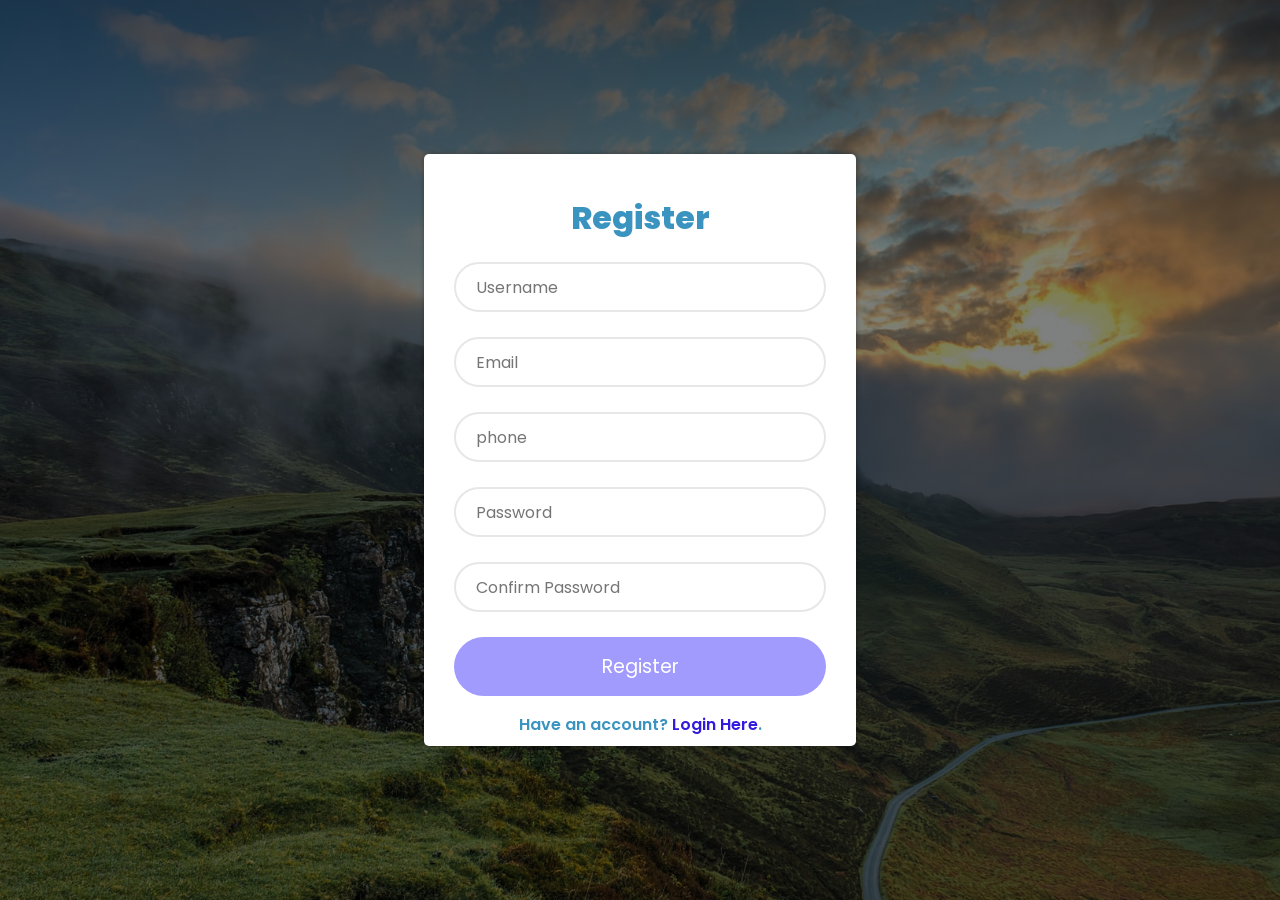
<file: register.html>
<!DOCTYPE html>
<html>
<head>
	<meta charset="utf-8">
	<meta name="viewport" content="width=device-width, initial-scale=1.0">

	<link rel="stylesheet" href="https://stackpath.bootstrapcdn.com/font-awesome/4.7.0/css/font-awesome.min.css">

	<link rel="stylesheet" type="text/css" href="style.css">

	<title>Register Form</title>
</head>
<body>
	<div class="container">
		<form action="" method="POST" class="login-email">
            <p class="login-text" style="font-size: 2rem; font-weight: 800;">Register</p>
			<div class="input-group">
				<input type="text" placeholder="Username" name="username" value="" required>
			</div>
			<div class="input-group">
				<input type="email" placeholder="Email" name="email" value="" required>
			</div>
			<div class="input-group">
				<input type="tel" placeholder="phone" name="phone" value="" pattern="[1-9]{2}-[0-9]{3}-[0-9]{3}" required>
				
            </div>
			<div class="input-group">
				<input type="password" placeholder="Password" name="password" value="" required>
            </div>
            <div class="input-group">
				<input type="password" placeholder="Confirm Password" name="cpassword" value="" required>
			</div>
			<div class="input-group">
				<button name="submit" class="btn">Register</button>
			</div>
			<p class="login-register-text">Have an account? <a href="index.html">Login Here</a>.</p>
		</form>
	</div>
</body>
</html>
</file>
<file: assets/web/assets/mobirise-icons2/mobirise2.css>
@font-face {
  font-family: 'Moririse2';
  font-display: swap;
  src:  url('mobirise2.eot?f2bix4');
  src:  url('mobirise2.eot?f2bix4#iefix') format('embedded-opentype'),
    url('mobirise2.ttf?f2bix4') format('truetype'),
    url('mobirise2.woff?f2bix4') format('woff'),
    url('mobirise2.svg?f2bix4#mobirise2') format('svg');
  font-weight: normal;
  font-style: normal;
}

[class^="mobi-"], [class*=" mobi-"] {
  /* use !important to prevent issues with browser extensions that change fonts */
  font-family: 'Moririse2' !important;
  speak: none;
  font-style: normal;
  font-weight: normal;
  font-variant: normal;
  text-transform: none;
  line-height: 1;

  /* Better Font Rendering =========== */
  -webkit-font-smoothing: antialiased;
  -moz-osx-font-smoothing: grayscale;
}

.mobi-mbri-add-submenu:before {
  content: "\e900";
}
.mobi-mbri-alert:before {
  content: "\e901";
}
.mobi-mbri-align-center:before {
  content: "\e902";
}
.mobi-mbri-align-justify:before {
  content: "\e903";
}
.mobi-mbri-align-left:before {
  content: "\e904";
}
.mobi-mbri-align-right:before {
  content: "\e905";
}
.mobi-mbri-android:before {
  content: "\e906";
}
.mobi-mbri-apple:before {
  content: "\e907";
}
.mobi-mbri-arrow-down:before {
  content: "\e908";
}
.mobi-mbri-arrow-next:before {
  content: "\e909";
}
.mobi-mbri-arrow-prev:before {
  content: "\e90a";
}
.mobi-mbri-arrow-up:before {
  content: "\e90b";
}
.mobi-mbri-bold:before {
  content: "\e90c";
}
.mobi-mbri-bookmark:before {
  content: "\e90d";
}
.mobi-mbri-bootstrap:before {
  content: "\e90e";
}
.mobi-mbri-briefcase:before {
  content: "\e90f";
}
.mobi-mbri-browse:before {
  content: "\e910";
}
.mobi-mbri-bulleted-list:before {
  content: "\e911";
}
.mobi-mbri-calendar:before {
  content: "\e912";
}
.mobi-mbri-camera:before {
  content: "\e913";
}
.mobi-mbri-cart-add:before {
  content: "\e914";
}
.mobi-mbri-cart-full:before {
  content: "\e915";
}
.mobi-mbri-cash:before {
  content: "\e916";
}
.mobi-mbri-change-style:before {
  content: "\e917";
}
.mobi-mbri-chat:before {
  content: "\e918";
}
.mobi-mbri-clock:before {
  content: "\e919";
}
.mobi-mbri-close:before {
  content: "\e91a";
}
.mobi-mbri-cloud:before {
  content: "\e91b";
}
.mobi-mbri-code:before {
  content: "\e91c";
}
.mobi-mbri-contact-form:before {
  content: "\e91d";
}
.mobi-mbri-credit-card:before {
  content: "\e91e";
}
.mobi-mbri-cursor-click:before {
  content: "\e91f";
}
.mobi-mbri-cust-feedback:before {
  content: "\e920";
}
.mobi-mbri-database:before {
  content: "\e921";
}
.mobi-mbri-delivery:before {
  content: "\e922";
}
.mobi-mbri-desktop:before {
  content: "\e923";
}
.mobi-mbri-devices:before {
  content: "\e924";
}
.mobi-mbri-down:before {
  content: "\e925";
}
.mobi-mbri-download-2:before {
  content: "\e926";
}
.mobi-mbri-download:before {
  content: "\e927";
}
.mobi-mbri-drag-n-drop-2:before {
  content: "\e928";
}
.mobi-mbri-drag-n-drop:before {
  content: "\e929";
}
.mobi-mbri-edit-2:before {
  content: "\e92a";
}
.mobi-mbri-edit:before {
  content: "\e92b";
}
.mobi-mbri-error:before {
  content: "\e92c";
}
.mobi-mbri-extension:before {
  content: "\e92d";
}
.mobi-mbri-features:before {
  content: "\e92e";
}
.mobi-mbri-file:before {
  content: "\e92f";
}
.mobi-mbri-flag:before {
  content: "\e930";
}
.mobi-mbri-folder:before {
  content: "\e931";
}
.mobi-mbri-gift:before {
  content: "\e932";
}
.mobi-mbri-github:before {
  content: "\e933";
}
.mobi-mbri-globe-2:before {
  content: "\e934";
}
.mobi-mbri-globe:before {
  content: "\e935";
}
.mobi-mbri-growing-chart:before {
  content: "\e936";
}
.mobi-mbri-hearth:before {
  content: "\e937";
}
.mobi-mbri-help:before {
  content: "\e938";
}
.mobi-mbri-home:before {
  content: "\e939";
}
.mobi-mbri-hot-cup:before {
  content: "\e93a";
}
.mobi-mbri-idea:before {
  content: "\e93b";
}
.mobi-mbri-image-gallery:before {
  content: "\e93c";
}
.mobi-mbri-image-slider:before {
  content: "\e93d";
}
.mobi-mbri-info:before {
  content: "\e93e";
}
.mobi-mbri-italic:before {
  content: "\e93f";
}
.mobi-mbri-key:before {
  content: "\e940";
}
.mobi-mbri-laptop:before {
  content: "\e941";
}
.mobi-mbri-layers:before {
  content: "\e942";
}
.mobi-mbri-left-right:before {
  content: "\e943";
}
.mobi-mbri-left:before {
  content: "\e944";
}
.mobi-mbri-letter:before {
  content: "\e945";
}
.mobi-mbri-like:before {
  content: "\e946";
}
.mobi-mbri-link:before {
  content: "\e947";
}
.mobi-mbri-lock:before {
  content: "\e948";
}
.mobi-mbri-login:before {
  content: "\e949";
}
.mobi-mbri-logout:before {
  content: "\e94a";
}
.mobi-mbri-magic-stick:before {
  content: "\e94b";
}
.mobi-mbri-map-pin:before {
  content: "\e94c";
}
.mobi-mbri-menu:before {
  content: "\e94d";
}
.mobi-mbri-mobile-2:before {
  content: "\e94e";
}
.mobi-mbri-mobile-horizontal:before {
  content: "\e94f";
}
.mobi-mbri-mobile:before {
  content: "\e950";
}
.mobi-mbri-mobirise:before {
  content: "\e951";
}
.mobi-mbri-more-horizontal:before {
  content: "\e952";
}
.mobi-mbri-more-vertical:before {
  content: "\e953";
}
.mobi-mbri-music:before {
  content: "\e954";
}
.mobi-mbri-new-file:before {
  content: "\e955";
}
.mobi-mbri-numbered-list:before {
  content: "\e956";
}
.mobi-mbri-opened-folder:before {
  content: "\e957";
}
.mobi-mbri-pages:before {
  content: "\e958";
}
.mobi-mbri-paper-plane:before {
  content: "\e959";
}
.mobi-mbri-paperclip:before {
  content: "\e95a";
}
.mobi-mbri-phone:before {
  content: "\e95b";
}
.mobi-mbri-photo:before {
  content: "\e95c";
}
.mobi-mbri-photos:before {
  content: "\e95d";
}
.mobi-mbri-pin:before {
  content: "\e95e";
}
.mobi-mbri-play:before {
  content: "\e95f";
}
.mobi-mbri-plus:before {
  content: "\e960";
}
.mobi-mbri-preview:before {
  content: "\e961";
}
.mobi-mbri-print:before {
  content: "\e962";
}
.mobi-mbri-protect:before {
  content: "\e963";
}
.mobi-mbri-question:before {
  content: "\e964";
}
.mobi-mbri-quote-left:before {
  content: "\e965";
}
.mobi-mbri-quote-right:before {
  content: "\e966";
}
.mobi-mbri-redo:before {
  content: "\e967";
}
.mobi-mbri-refresh:before {
  content: "\e968";
}
.mobi-mbri-responsive-2:before {
  content: "\e969";
}
.mobi-mbri-responsive:before {
  content: "\e96a";
}
.mobi-mbri-right:before {
  content: "\e96b";
}
.mobi-mbri-rocket:before {
  content: "\e96c";
}
.mobi-mbri-sad-face:before {
  content: "\e96d";
}
.mobi-mbri-sale:before {
  content: "\e96e";
}
.mobi-mbri-save:before {
  content: "\e96f";
}
.mobi-mbri-search:before {
  content: "\e970";
}
.mobi-mbri-setting-2:before {
  content: "\e971";
}
.mobi-mbri-setting-3:before {
  content: "\e972";
}
.mobi-mbri-setting:before {
  content: "\e973";
}
.mobi-mbri-share:before {
  content: "\e974";
}
.mobi-mbri-shopping-bag:before {
  content: "\e975";
}
.mobi-mbri-shopping-basket:before {
  content: "\e976";
}
.mobi-mbri-shopping-cart:before {
  content: "\e977";
}
.mobi-mbri-sites:before {
  content: "\e978";
}
.mobi-mbri-smile-face:before {
  content: "\e979";
}
.mobi-mbri-speed:before {
  content: "\e97a";
}
.mobi-mbri-star:before {
  content: "\e97b";
}
.mobi-mbri-success:before {
  content: "\e97c";
}
.mobi-mbri-sun:before {
  content: "\e97d";
}
.mobi-mbri-sun2:before {
  content: "\e97e";
}
.mobi-mbri-tablet-vertical:before {
  content: "\e97f";
}
.mobi-mbri-tablet:before {
  content: "\e980";
}
.mobi-mbri-target:before {
  content: "\e981";
}
.mobi-mbri-timer:before {
  content: "\e982";
}
.mobi-mbri-to-ftp:before {
  content: "\e983";
}
.mobi-mbri-to-local-drive:before {
  content: "\e984";
}
.mobi-mbri-touch-swipe:before {
  content: "\e985";
}
.mobi-mbri-touch:before {
  content: "\e986";
}
.mobi-mbri-trash:before {
  content: "\e987";
}
.mobi-mbri-underline:before {
  content: "\e988";
}
.mobi-mbri-undo:before {
  content: "\e989";
}
.mobi-mbri-unlink:before {
  content: "\e98a";
}
.mobi-mbri-unlock:before {
  content: "\e98b";
}
.mobi-mbri-up-down:before {
  content: "\e98c";
}
.mobi-mbri-up:before {
  content: "\e98d";
}
.mobi-mbri-update:before {
  content: "\e98e";
}
.mobi-mbri-upload-2:before {
  content: "\e98f";
}
.mobi-mbri-upload:before {
  content: "\e990";
}
.mobi-mbri-user-2:before {
  content: "\e991";
}
.mobi-mbri-user:before {
  content: "\e992";
}
.mobi-mbri-users:before {
  content: "\e993";
}
.mobi-mbri-video-play:before {
  content: "\e994";
}
.mobi-mbri-video:before {
  content: "\e995";
}
.mobi-mbri-watch:before {
  content: "\e996";
}
.mobi-mbri-website-theme-2:before {
  content: "\e997";
}
.mobi-mbri-website-theme:before {
  content: "\e998";
}
.mobi-mbri-wifi:before {
  content: "\e999";
}
.mobi-mbri-windows:before {
  content: "\e99a";
}
.mobi-mbri-zoom-in:before {
  content: "\e99b";
}
.mobi-mbri-zoom-out:before {
  content: "\e99c";
}
</file>
<file: assets/parallax/jarallax.css>
.jarallax {
    position: relative;
    z-index: 0;
}
.jarallax > .jarallax-img {
    position: absolute;
    object-fit: cover;
    /* support for plugin https://github.com/bfred-it/object-fit-images */
    font-family: 'object-fit: cover;';
    top: 0;
    left: 0;
    width: 100%;
    height: 100%;
    z-index: -1;
}
</file>
<file: assets/dropdown/css/style.css>
.navbar-dropdown {
  left: 0;
  padding: 0;
  position: absolute;
  right: 0;
  top: 0;
  transition: all 0.45s ease;
  z-index: 1030;
  background: #282828; }
  .navbar-dropdown .navbar-logo {
    margin-right: 0.8rem;
    transition: margin 0.3s ease-in-out;
    vertical-align: middle; }
    .navbar-dropdown .navbar-logo img {
      height: 3.125rem;
      transition: all 0.3s ease-in-out; }
    .navbar-dropdown .navbar-logo.mbr-iconfont {
      font-size: 3.125rem;
      line-height: 3.125rem; }
  .navbar-dropdown .navbar-caption {
    font-weight: 700;
    white-space: normal;
    vertical-align: -4px;
    line-height: 3.125rem !important; }
    .navbar-dropdown .navbar-caption, .navbar-dropdown .navbar-caption:hover {
      color: inherit;
      text-decoration: none; }
  .navbar-dropdown .mbr-iconfont + .navbar-caption {
    vertical-align: -1px; }
  .navbar-dropdown.navbar-fixed-top {
    position: fixed; }
  .navbar-dropdown .navbar-brand span {
    vertical-align: -4px; }
  .navbar-dropdown.bg-color.transparent {
    background: none; }
  .navbar-dropdown.navbar-short .navbar-brand {
    padding: 0.625rem 0; }
    .navbar-dropdown.navbar-short .navbar-brand span {
      vertical-align: -1px; }
  .navbar-dropdown.navbar-short .navbar-caption {
    line-height: 2.375rem !important;
    vertical-align: -2px; }
  .navbar-dropdown.navbar-short .navbar-logo {
    margin-right: 0.5rem; }
    .navbar-dropdown.navbar-short .navbar-logo img {
      height: 2.375rem; }
    .navbar-dropdown.navbar-short .navbar-logo.mbr-iconfont {
      font-size: 2.375rem;
      line-height: 2.375rem; }
  .navbar-dropdown.navbar-short .mbr-table-cell {
    height: 3.625rem; }
  .navbar-dropdown .navbar-close {
    left: 0.6875rem;
    position: fixed;
    top: 0.75rem;
    z-index: 1000; }
  .navbar-dropdown .hamburger-icon {
    content: "";
    display: inline-block;
    vertical-align: middle;
    width: 16px;
    -webkit-box-shadow: 0 -6px 0 1px #282828,0 0 0 1px #282828,0 6px 0 1px #282828;
    -moz-box-shadow: 0 -6px 0 1px #282828,0 0 0 1px #282828,0 6px 0 1px #282828;
    box-shadow: 0 -6px 0 1px #282828,0 0 0 1px #282828,0 6px 0 1px #282828; }

.dropdown-menu .dropdown-toggle[data-toggle="dropdown-submenu"]::after {
  border-bottom: 0.35em solid transparent;
  border-left: 0.35em solid;
  border-right: 0;
  border-top: 0.35em solid transparent;
  margin-left: 0.3rem; }

.dropdown-menu .dropdown-item:focus {
  outline: 0; }

.nav-dropdown {
  font-size: 0.75rem;
  font-weight: 500;
  height: auto !important; }
  .nav-dropdown .nav-btn {
    padding-left: 1rem; }
  .nav-dropdown .link {
    margin: .667em 1.667em;
    font-weight: 500;
    padding: 0;
    transition: color .2s ease-in-out; }
    .nav-dropdown .link.dropdown-toggle {
      margin-right: 2.583em; }
      .nav-dropdown .link.dropdown-toggle::after {
        margin-left: .25rem;
        border-top: 0.35em solid;
        border-right: 0.35em solid transparent;
        border-left: 0.35em solid transparent;
        border-bottom: 0; }
      .nav-dropdown .link.dropdown-toggle[aria-expanded="true"] {
        margin: 0;
        padding: 0.667em 3.263em  0.667em 1.667em; }
  .nav-dropdown .link::after,
  .nav-dropdown .dropdown-item::after {
    color: inherit; }
  .nav-dropdown .btn {
    font-size: 0.75rem;
    font-weight: 700;
    letter-spacing: 0;
    margin-bottom: 0;
    padding-left: 1.25rem;
    padding-right: 1.25rem; }
  .nav-dropdown .dropdown-menu {
    border-radius: 0;
    border: 0;
    left: 0;
    margin: 0;
    padding-bottom: 1.25rem;
    padding-top: 1.25rem;
    position: relative; }
  .nav-dropdown .dropdown-submenu {
    margin-left: 0.125rem;
    top: 0; }
  .nav-dropdown .dropdown-item {
    font-weight: 500;
    line-height: 2;
    padding: 0.3846em 4.615em 0.3846em 1.5385em;
    position: relative;
    transition: color .2s ease-in-out, background-color .2s ease-in-out; }
    .nav-dropdown .dropdown-item::after {
      margin-top: -0.3077em;
      position: absolute;
      right: 1.1538em;
      top: 50%; }
    .nav-dropdown .dropdown-item:focus, .nav-dropdown .dropdown-item:hover {
      background: none; }

@media (max-width: 767px) {
  .nav-dropdown.navbar-toggleable-sm {
    bottom: 0;
    display: none;
    left: 0;
    overflow-x: hidden;
    position: fixed;
    top: 0;
    transform: translateX(-100%);
    -ms-transform: translateX(-100%);
    -webkit-transform: translateX(-100%);
    width: 18.75rem;
    z-index: 999; } }
.nav-dropdown.navbar-toggleable-xl {
  bottom: 0;
  display: none;
  left: 0;
  overflow-x: hidden;
  position: fixed;
  top: 0;
  transform: translateX(-100%);
  -ms-transform: translateX(-100%);
  -webkit-transform: translateX(-100%);
  width: 18.75rem;
  z-index: 999; }

.nav-dropdown-sm {
  display: block !important;
  overflow-x: hidden;
  overflow: auto;
  padding-top: 3.875rem; }
  .nav-dropdown-sm::after {
    content: "";
    display: block;
    height: 3rem;
    width: 100%; }
  .nav-dropdown-sm.collapse.in ~ .navbar-close {
    display: block !important; }
  .nav-dropdown-sm.collapsing, .nav-dropdown-sm.collapse.in {
    transform: translateX(0);
    -ms-transform: translateX(0);
    -webkit-transform: translateX(0);
    transition: all 0.25s ease-out;
    -webkit-transition: all 0.25s ease-out;
    background: #282828; }
  .nav-dropdown-sm.collapsing[aria-expanded="false"] {
    transform: translateX(-100%);
    -ms-transform: translateX(-100%);
    -webkit-transform: translateX(-100%); }
  .nav-dropdown-sm .nav-item {
    display: block;
    margin-left: 0 !important;
    padding-left: 0; }
  .nav-dropdown-sm .link,
  .nav-dropdown-sm .dropdown-item {
    border-top: 1px dotted rgba(255, 255, 255, 0.1);
    font-size: 0.8125rem;
    line-height: 1.6;
    margin: 0 !important;
    padding: 0.875rem 2.4rem 0.875rem 1.5625rem !important;
    position: relative;
    white-space: normal; }
    .nav-dropdown-sm .link:focus, .nav-dropdown-sm .link:hover,
    .nav-dropdown-sm .dropdown-item:focus,
    .nav-dropdown-sm .dropdown-item:hover {
      background: rgba(0, 0, 0, 0.2) !important;
      color: #c0a375; }
  .nav-dropdown-sm .nav-btn {
    position: relative;
    padding: 1.5625rem 1.5625rem 0 1.5625rem; }
    .nav-dropdown-sm .nav-btn::before {
      border-top: 1px dotted rgba(255, 255, 255, 0.1);
      content: "";
      left: 0;
      position: absolute;
      top: 0;
      width: 100%; }
    .nav-dropdown-sm .nav-btn + .nav-btn {
      padding-top: 0.625rem; }
      .nav-dropdown-sm .nav-btn + .nav-btn::before {
        display: none; }
  .nav-dropdown-sm .btn {
    padding: 0.625rem 0; }
  .nav-dropdown-sm .dropdown-toggle[data-toggle="dropdown-submenu"]::after {
    margin-left: .25rem;
    border-top: 0.35em solid;
    border-right: 0.35em solid transparent;
    border-left: 0.35em solid transparent;
    border-bottom: 0; }
  .nav-dropdown-sm .dropdown-toggle[data-toggle="dropdown-submenu"][aria-expanded="true"]::after {
    border-top: 0;
    border-right: 0.35em solid transparent;
    border-left: 0.35em solid transparent;
    border-bottom: 0.35em solid; }
  .nav-dropdown-sm .dropdown-menu {
    margin: 0;
    padding: 0;
    position: relative;
    top: 0;
    left: 0;
    width: 100%;
    border: 0;
    float: none;
    border-radius: 0;
    background: none; }
  .nav-dropdown-sm .dropdown-submenu {
    left: 100%;
    margin-left: 0.125rem;
    margin-top: -1.25rem;
    top: 0; }

.navbar-toggleable-sm .nav-dropdown .dropdown-menu {
  position: absolute; }

.navbar-toggleable-sm .nav-dropdown .dropdown-submenu {
  left: 100%;
  margin-left: 0.125rem;
  margin-top: -1.25rem;
  top: 0; }

.navbar-toggleable-sm.opened .nav-dropdown .dropdown-menu {
  position: relative; }

.navbar-toggleable-sm.opened .nav-dropdown .dropdown-submenu {
  left: 0;
  margin-left: 00rem;
  margin-top: 0rem;
  top: 0; }

.is-builder .nav-dropdown.collapsing {
  transition: none !important; }
</file>
<file: assets/socicon/css/styles.css>
@charset "UTF-8";

@font-face {
  font-family: 'Socicon';
  src:  url('../fonts/socicon.eot');
  src:  url('../fonts/socicon.eot?#iefix') format('embedded-opentype'),
    url('../fonts/socicon.woff2') format('woff2'),
    url('../fonts/socicon.ttf') format('truetype'),
    url('../fonts/socicon.woff') format('woff'),
    url('../fonts/socicon.svg#socicon') format('svg');
  font-weight: normal;
  font-style: normal;
  font-display: swap;
}

[data-icon]:before {
  font-family: "socicon" !important;
  content: attr(data-icon);
  font-style: normal !important;
  font-weight: normal !important;
  font-variant: normal !important;
  text-transform: none !important;
  speak: none;
  line-height: 1;
  -webkit-font-smoothing: antialiased;
  -moz-osx-font-smoothing: grayscale;
}

[class^="socicon-"], [class*=" socicon-"] {
  /* use !important to prevent issues with browser extensions that change fonts */
  font-family: 'Socicon' !important;
  speak: none;
  font-style: normal;
  font-weight: normal;
  font-variant: normal;
  text-transform: none;
  line-height: 1;

  /* Better Font Rendering =========== */
  -webkit-font-smoothing: antialiased;
  -moz-osx-font-smoothing: grayscale;
}

.socicon-eitaa:before {
  content: "\e97c";
}
.socicon-soroush:before {
  content: "\e97d";
}
.socicon-bale:before {
  content: "\e97e";
}
.socicon-zazzle:before {
  content: "\e97b";
}
.socicon-society6:before {
  content: "\e97a";
}
.socicon-redbubble:before {
  content: "\e979";
}
.socicon-avvo:before {
  content: "\e978";
}
.socicon-stitcher:before {
  content: "\e977";
}
.socicon-googlehangouts:before {
  content: "\e974";
}
.socicon-dlive:before {
  content: "\e975";
}
.socicon-vsco:before {
  content: "\e976";
}
.socicon-flipboard:before {
  content: "\e973";
}
.socicon-ubuntu:before {
  content: "\e958";
}
.socicon-artstation:before {
  content: "\e959";
}
.socicon-invision:before {
  content: "\e95a";
}
.socicon-torial:before {
  content: "\e95b";
}
.socicon-collectorz:before {
  content: "\e95c";
}
.socicon-seenthis:before {
  content: "\e95d";
}
.socicon-googleplaymusic:before {
  content: "\e95e";
}
.socicon-debian:before {
  content: "\e95f";
}
.socicon-filmfreeway:before {
  content: "\e960";
}
.socicon-gnome:before {
  content: "\e961";
}
.socicon-itchio:before {
  content: "\e962";
}
.socicon-jamendo:before {
  content: "\e963";
}
.socicon-mix:before {
  content: "\e964";
}
.socicon-sharepoint:before {
  content: "\e965";
}
.socicon-tinder:before {
  content: "\e966";
}
.socicon-windguru:before {
  content: "\e967";
}
.socicon-cdbaby:before {
  content: "\e968";
}
.socicon-elementaryos:before {
  content: "\e969";
}
.socicon-stage32:before {
  content: "\e96a";
}
.socicon-tiktok:before {
  content: "\e96b";
}
.socicon-gitter:before {
  content: "\e96c";
}
.socicon-letterboxd:before {
  content: "\e96d";
}
.socicon-threema:before {
  content: "\e96e";
}
.socicon-splice:before {
  content: "\e96f";
}
.socicon-metapop:before {
  content: "\e970";
}
.socicon-naver:before {
  content: "\e971";
}
.socicon-remote:before {
  content: "\e972";
}
.socicon-internet:before {
  content: "\e957";
}
.socicon-moddb:before {
  content: "\e94b";
}
.socicon-indiedb:before {
  content: "\e94c";
}
.socicon-traxsource:before {
  content: "\e94d";
}
.socicon-gamefor:before {
  content: "\e94e";
}
.socicon-pixiv:before {
  content: "\e94f";
}
.socicon-myanimelist:before {
  content: "\e950";
}
.socicon-blackberry:before {
  content: "\e951";
}
.socicon-wickr:before {
  content: "\e952";
}
.socicon-spip:before {
  content: "\e953";
}
.socicon-napster:before {
  content: "\e954";
}
.socicon-beatport:before {
  content: "\e955";
}
.socicon-hackerone:before {
  content: "\e956";
}
.socicon-hackernews:before {
  content: "\e946";
}
.socicon-smashwords:before {
  content: "\e947";
}
.socicon-kobo:before {
  content: "\e948";
}
.socicon-bookbub:before {
  content: "\e949";
}
.socicon-mailru:before {
  content: "\e94a";
}
.socicon-gitlab:before {
  content: "\e945";
}
.socicon-instructables:before {
  content: "\e944";
}
.socicon-portfolio:before {
  content: "\e943";
}
.socicon-codered:before {
  content: "\e940";
}
.socicon-origin:before {
  content: "\e941";
}
.socicon-nextdoor:before {
  content: "\e942";
}
.socicon-udemy:before {
  content: "\e93f";
}
.socicon-livemaster:before {
  content: "\e93e";
}
.socicon-crunchbase:before {
  content: "\e93b";
}
.socicon-homefy:before {
  content: "\e93c";
}
.socicon-calendly:before {
  content: "\e93d";
}
.socicon-realtor:before {
  content: "\e90f";
}
.socicon-tidal:before {
  content: "\e910";
}
.socicon-qobuz:before {
  content: "\e911";
}
.socicon-natgeo:before {
  content: "\e912";
}
.socicon-mastodon:before {
  content: "\e913";
}
.socicon-unsplash:before {
  content: "\e914";
}
.socicon-homeadvisor:before {
  content: "\e915";
}
.socicon-angieslist:before {
  content: "\e916";
}
.socicon-codepen:before {
  content: "\e917";
}
.socicon-slack:before {
  content: "\e918";
}
.socicon-openaigym:before {
  content: "\e919";
}
.socicon-logmein:before {
  content: "\e91a";
}
.socicon-fiverr:before {
  content: "\e91b";
}
.socicon-gotomeeting:before {
  content: "\e91c";
}
.socicon-aliexpress:before {
  content: "\e91d";
}
.socicon-guru:before {
  content: "\e91e";
}
.socicon-appstore:before {
  content: "\e91f";
}
.socicon-homes:before {
  content: "\e920";
}
.socicon-zoom:before {
  content: "\e921";
}
.socicon-alibaba:before {
  content: "\e922";
}
.socicon-craigslist:before {
  content: "\e923";
}
.socicon-wix:before {
  content: "\e924";
}
.socicon-redfin:before {
  content: "\e925";
}
.socicon-googlecalendar:before {
  content: "\e926";
}
.socicon-shopify:before {
  content: "\e927";
}
.socicon-freelancer:before {
  content: "\e928";
}
.socicon-seedrs:before {
  content: "\e929";
}
.socicon-bing:before {
  content: "\e92a";
}
.socicon-doodle:before {
  content: "\e92b";
}
.socicon-bonanza:before {
  content: "\e92c";
}
.socicon-squarespace:before {
  content: "\e92d";
}
.socicon-toptal:before {
  content: "\e92e";
}
.socicon-gust:before {
  content: "\e92f";
}
.socicon-ask:before {
  content: "\e930";
}
.socicon-trulia:before {
  content: "\e931";
}
.socicon-loomly:before {
  content: "\e932";
}
.socicon-ghost:before {
  content: "\e933";
}
.socicon-upwork:before {
  content: "\e934";
}
.socicon-fundable:before {
  content: "\e935";
}
.socicon-booking:before {
  content: "\e936";
}
.socicon-googlemaps:before {
  content: "\e937";
}
.socicon-zillow:before {
  content: "\e938";
}
.socicon-niconico:before {
  content: "\e939";
}
.socicon-toneden:before {
  content: "\e93a";
}
.socicon-augment:before {
  content: "\e908";
}
.socicon-bitbucket:before {
  content: "\e909";
}
.socicon-fyuse:before {
  content: "\e90a";
}
.socicon-yt-gaming:before {
  content: "\e90b";
}
.socicon-sketchfab:before {
  content: "\e90c";
}
.socicon-mobcrush:before {
  content: "\e90d";
}
.socicon-microsoft:before {
  content: "\e90e";
}
.socicon-pandora:before {
  content: "\e907";
}
.socicon-messenger:before {
  content: "\e906";
}
.socicon-gamewisp:before {
  content: "\e905";
}
.socicon-bloglovin:before {
  content: "\e904";
}
.socicon-tunein:before {
  content: "\e903";
}
.socicon-gamejolt:before {
  content: "\e901";
}
.socicon-trello:before {
  content: "\e902";
}
.socicon-spreadshirt:before {
  content: "\e900";
}
.socicon-500px:before {
  content: "\e000";
}
.socicon-8tracks:before {
  content: "\e001";
}
.socicon-airbnb:before {
  content: "\e002";
}
.socicon-alliance:before {
  content: "\e003";
}
.socicon-amazon:before {
  content: "\e004";
}
.socicon-amplement:before {
  content: "\e005";
}
.socicon-android:before {
  content: "\e006";
}
.socicon-angellist:before {
  content: "\e007";
}
.socicon-apple:before {
  content: "\e008";
}
.socicon-appnet:before {
  content: "\e009";
}
.socicon-baidu:before {
  content: "\e00a";
}
.socicon-bandcamp:before {
  content: "\e00b";
}
.socicon-battlenet:before {
  content: "\e00c";
}
.socicon-mixer:before {
  content: "\e00d";
}
.socicon-bebee:before {
  content: "\e00e";
}
.socicon-bebo:before {
  content: "\e00f";
}
.socicon-behance:before {
  content: "\e010";
}
.socicon-blizzard:before {
  content: "\e011";
}
.socicon-blogger:before {
  content: "\e012";
}
.socicon-buffer:before {
  content: "\e013";
}
.socicon-chrome:before {
  content: "\e014";
}
.socicon-coderwall:before {
  content: "\e015";
}
.socicon-curse:before {
  content: "\e016";
}
.socicon-dailymotion:before {
  content: "\e017";
}
.socicon-deezer:before {
  content: "\e018";
}
.socicon-delicious:before {
  content: "\e019";
}
.socicon-deviantart:before {
  content: "\e01a";
}
.socicon-diablo:before {
  content: "\e01b";
}
.socicon-digg:before {
  content: "\e01c";
}
.socicon-discord:before {
  content: "\e01d";
}
.socicon-disqus:before {
  content: "\e01e";
}
.socicon-douban:before {
  content: "\e01f";
}
.socicon-draugiem:before {
  content: "\e020";
}
.socicon-dribbble:before {
  content: "\e021";
}
.socicon-drupal:before {
  content: "\e022";
}
.socicon-ebay:before {
  content: "\e023";
}
.socicon-ello:before {
  content: "\e024";
}
.socicon-endomodo:before {
  content: "\e025";
}
.socicon-envato:before {
  content: "\e026";
}
.socicon-etsy:before {
  content: "\e027";
}
.socicon-facebook:before {
  content: "\e028";
}
.socicon-feedburner:before {
  content: "\e029";
}
.socicon-filmweb:before {
  content: "\e02a";
}
.socicon-firefox:before {
  content: "\e02b";
}
.socicon-flattr:before {
  content: "\e02c";
}
.socicon-flickr:before {
  content: "\e02d";
}
.socicon-formulr:before {
  content: "\e02e";
}
.socicon-forrst:before {
  content: "\e02f";
}
.socicon-foursquare:before {
  content: "\e030";
}
.socicon-friendfeed:before {
  content: "\e031";
}
.socicon-github:before {
  content: "\e032";
}
.socicon-goodreads:before {
  content: "\e033";
}
.socicon-google:before {
  content: "\e034";
}
.socicon-googlescholar:before {
  content: "\e035";
}
.socicon-googlegroups:before {
  content: "\e036";
}
.socicon-googlephotos:before {
  content: "\e037";
}
.socicon-googleplus:before {
  content: "\e038";
}
.socicon-grooveshark:before {
  content: "\e039";
}
.socicon-hackerrank:before {
  content: "\e03a";
}
.socicon-hearthstone:before {
  content: "\e03b";
}
.socicon-hellocoton:before {
  content: "\e03c";
}
.socicon-heroes:before {
  content: "\e03d";
}
.socicon-smashcast:before {
  content: "\e03e";
}
.socicon-horde:before {
  content: "\e03f";
}
.socicon-houzz:before {
  content: "\e040";
}
.socicon-icq:before {
  content: "\e041";
}
.socicon-identica:before {
  content: "\e042";
}
.socicon-imdb:before {
  content: "\e043";
}
.socicon-instagram:before {
  content: "\e044";
}
.socicon-issuu:before {
  content: "\e045";
}
.socicon-istock:before {
  content: "\e046";
}
.socicon-itunes:before {
  content: "\e047";
}
.socicon-keybase:before {
  content: "\e048";
}
.socicon-lanyrd:before {
  content: "\e049";
}
.socicon-lastfm:before {
  content: "\e04a";
}
.socicon-line:before {
  content: "\e04b";
}
.socicon-linkedin:before {
  content: "\e04c";
}
.socicon-livejournal:before {
  content: "\e04d";
}
.socicon-lyft:before {
  content: "\e04e";
}
.socicon-macos:before {
  content: "\e04f";
}
.socicon-mail:before {
  content: "\e050";
}
.socicon-medium:before {
  content: "\e051";
}
.socicon-meetup:before {
  content: "\e052";
}
.socicon-mixcloud:before {
  content: "\e053";
}
.socicon-modelmayhem:before {
  content: "\e054";
}
.socicon-mumble:before {
  content: "\e055";
}
.socicon-myspace:before {
  content: "\e056";
}
.socicon-newsvine:before {
  content: "\e057";
}
.socicon-nintendo:before {
  content: "\e058";
}
.socicon-npm:before {
  content: "\e059";
}
.socicon-odnoklassniki:before {
  content: "\e05a";
}
.socicon-openid:before {
  content: "\e05b";
}
.socicon-opera:before {
  content: "\e05c";
}
.socicon-outlook:before {
  content: "\e05d";
}
.socicon-overwatch:before {
  content: "\e05e";
}
.socicon-patreon:before {
  content: "\e05f";
}
.socicon-paypal:before {
  content: "\e060";
}
.socicon-periscope:before {
  content: "\e061";
}
.socicon-persona:before {
  content: "\e062";
}
.socicon-pinterest:before {
  content: "\e063";
}
.socicon-play:before {
  content: "\e064";
}
.socicon-player:before {
  content: "\e065";
}
.socicon-playstation:before {
  content: "\e066";
}
.socicon-pocket:before {
  content: "\e067";
}
.socicon-qq:before {
  content: "\e068";
}
.socicon-quora:before {
  content: "\e069";
}
.socicon-raidcall:before {
  content: "\e06a";
}
.socicon-ravelry:before {
  content: "\e06b";
}
.socicon-reddit:before {
  content: "\e06c";
}
.socicon-renren:before {
  content: "\e06d";
}
.socicon-researchgate:before {
  content: "\e06e";
}
.socicon-residentadvisor:before {
  content: "\e06f";
}
.socicon-reverbnation:before {
  content: "\e070";
}
.socicon-rss:before {
  content: "\e071";
}
.socicon-sharethis:before {
  content: "\e072";
}
.socicon-skype:before {
  content: "\e073";
}
.socicon-slideshare:before {
  content: "\e074";
}
.socicon-smugmug:before {
  content: "\e075";
}
.socicon-snapchat:before {
  content: "\e076";
}
.socicon-songkick:before {
  content: "\e077";
}
.socicon-soundcloud:before {
  content: "\e078";
}
.socicon-spotify:before {
  content: "\e079";
}
.socicon-stackexchange:before {
  content: "\e07a";
}
.socicon-stackoverflow:before {
  content: "\e07b";
}
.socicon-starcraft:before {
  content: "\e07c";
}
.socicon-stayfriends:before {
  content: "\e07d";
}
.socicon-steam:before {
  content: "\e07e";
}
.socicon-storehouse:before {
  content: "\e07f";
}
.socicon-strava:before {
  content: "\e080";
}
.socicon-streamjar:before {
  content: "\e081";
}
.socicon-stumbleupon:before {
  content: "\e082";
}
.socicon-swarm:before {
  content: "\e083";
}
.socicon-teamspeak:before {
  content: "\e084";
}
.socicon-teamviewer:before {
  content: "\e085";
}
.socicon-technorati:before {
  content: "\e086";
}
.socicon-telegram:before {
  content: "\e087";
}
.socicon-tripadvisor:before {
  content: "\e088";
}
.socicon-tripit:before {
  content: "\e089";
}
.socicon-triplej:before {
  content: "\e08a";
}
.socicon-tumblr:before {
  content: "\e08b";
}
.socicon-twitch:before {
  content: "\e08c";
}
.socicon-twitter:before {
  content: "\e08d";
}
.socicon-uber:before {
  content: "\e08e";
}
.socicon-ventrilo:before {
  content: "\e08f";
}
.socicon-viadeo:before {
  content: "\e090";
}
.socicon-viber:before {
  content: "\e091";
}
.socicon-viewbug:before {
  content: "\e092";
}
.socicon-vimeo:before {
  content: "\e093";
}
.socicon-vine:before {
  content: "\e094";
}
.socicon-vkontakte:before {
  content: "\e095";
}
.socicon-warcraft:before {
  content: "\e096";
}
.socicon-wechat:before {
  content: "\e097";
}
.socicon-weibo:before {
  content: "\e098";
}
.socicon-whatsapp:before {
  content: "\e099";
}
.socicon-wikipedia:before {
  content: "\e09a";
}
.socicon-windows:before {
  content: "\e09b";
}
.socicon-wordpress:before {
  content: "\e09c";
}
.socicon-wykop:before {
  content: "\e09d";
}
.socicon-xbox:before {
  content: "\e09e";
}
.socicon-xing:before {
  content: "\e09f";
}
.socicon-yahoo:before {
  content: "\e0a0";
}
.socicon-yammer:before {
  content: "\e0a1";
}
.socicon-yandex:before {
  content: "\e0a2";
}
.socicon-yelp:before {
  content: "\e0a3";
}
.socicon-younow:before {
  content: "\e0a4";
}
.socicon-youtube:before {
  content: "\e0a5";
}
.socicon-zapier:before {
  content: "\e0a6";
}
.socicon-zerply:before {
  content: "\e0a7";
}
.socicon-zomato:before {
  content: "\e0a8";
}
.socicon-zynga:before {
  content: "\e0a9";
}
</file>
<file: assets/theme/css/style.css>
@charset "UTF-8";

section {
  background-color: #ffffff;
}

body {
  font-style: normal;
  line-height: 1.5;
  font-weight: 400;
  color: #232323;
  position: relative;
}

button {
  background-color: transparent;
  border-color: transparent;
}

section,
.container,
.container-fluid {
  position: relative;
  word-wrap: break-word;
}

a.mbr-iconfont:hover {
  text-decoration: none;
}

.article .lead p,
.article .lead ul,
.article .lead ol,
.article .lead pre,
.article .lead blockquote {
  margin-bottom: 0;
}

a {
  font-style: normal;
  font-weight: 400;
  cursor: pointer;
}

a,
a:hover {
  text-decoration: none;
}

.mbr-section-title {
  font-style: normal;
  line-height: 1.3;
}

.mbr-section-subtitle {
  line-height: 1.3;
}

.mbr-text {
  font-style: normal;
  line-height: 1.7;
}

h1,
h2,
h3,
h4,
h5,
h6,
.display-1,
.display-2,
.display-4,
.display-5,
.display-7,
span,
p,
a {
  line-height: 1;
  word-break: break-word;
  word-wrap: break-word;
  font-weight: 400;
}

b,
strong {
  font-weight: bold;
}

input:-webkit-autofill,
input:-webkit-autofill:hover,
input:-webkit-autofill:focus,
input:-webkit-autofill:active {
  transition-delay: 9999s;
  -webkit-transition-property: background-color, color;
  transition-property: background-color, color;
}

textarea[type=hidden] {
  display: none;
}

section {
  background-position: 50% 50%;
  background-repeat: no-repeat;
  background-size: cover;
}

section .mbr-background-video,
section .mbr-background-video-preview {
  position: absolute;
  bottom: 0;
  left: 0;
  right: 0;
  top: 0;
}

.hidden {
  visibility: hidden;
}

.mbr-z-index20 {
  z-index: 20;
}

/*! Base colors */
.mbr-white {
  color: #ffffff;
}

.mbr-black {
  color: #111111;
}

.mbr-bg-white {
  background-color: #ffffff;
}

.mbr-bg-black {
  background-color: #000000;
}

/*! Text-aligns */
.align-left {
  text-align: left;
}

.align-center {
  text-align: center;
}

.align-right {
  text-align: right;
}

/*! Font-weight  */
.mbr-light {
  font-weight: 300;
}

.mbr-regular {
  font-weight: 400;
}

.mbr-semibold {
  font-weight: 500;
}

.mbr-bold {
  font-weight: 700;
}

/*! Media  */
.media-content {
  flex-basis: 100%;
}

.media-container-row {
  display: flex;
  flex-direction: row;
  flex-wrap: wrap;
  justify-content: center;
  align-content: center;
  align-items: start;
}

.media-container-row .media-size-item {
  width: 400px;
}

.media-container-column {
  display: flex;
  flex-direction: column;
  flex-wrap: wrap;
  justify-content: center;
  align-content: center;
  align-items: stretch;
}

.media-container-column>* {
  width: 100%;
}

@media (min-width: 992px) {
  .media-container-row {
    flex-wrap: nowrap;
  }
}

figure {
  margin-bottom: 0;
  overflow: hidden;
}

figure[mbr-media-size] {
  transition: width 0.1s;
}

img,
iframe {
  display: block;
  width: 100%;
}

.card {
  background-color: transparent;
  border: none;
}

.card-box {
  width: 100%;
}

.card-img {
  text-align: center;
  flex-shrink: 0;
  -webkit-flex-shrink: 0;
}

.media {
  max-width: 100%;
  margin: 0 auto;
}

.mbr-figure {
  align-self: center;
}

.media-container>div {
  max-width: 100%;
}

.mbr-figure img,
.card-img img {
  width: 100%;
}

@media (max-width: 991px) {
  .media-size-item {
    width: auto !important;
  }

  .media {
    width: auto;
  }

  .mbr-figure {
    width: 100% !important;
  }
}

/*! Buttons */
.mbr-section-btn {
  margin-left: -0.6rem;
  margin-right: -0.6rem;
  font-size: 0;
}

.btn {
  font-weight: 600;
  border-width: 1px;
  font-style: normal;
  margin: 0.6rem 0.6rem;
  white-space: normal;
  transition: all 0.2s ease-in-out;
  display: inline-flex;
  align-items: center;
  justify-content: center;
  word-break: break-word;
}

.btn-sm {
  font-weight: 600;
  letter-spacing: 0px;
  transition: all 0.3s ease-in-out;
}

.btn-md {
  font-weight: 600;
  letter-spacing: 0px;
  transition: all 0.3s ease-in-out;
}

.btn-lg {
  font-weight: 600;
  letter-spacing: 0px;
  transition: all 0.3s ease-in-out;
}

.btn-form {
  margin: 0;
}

.btn-form:hover {
  cursor: pointer;
}

nav .mbr-section-btn {
  margin-left: 0rem;
  margin-right: 0rem;
}

/*! Btn icon margin */
.btn .mbr-iconfont,
.btn.btn-sm .mbr-iconfont {
  order: 1;
  cursor: pointer;
  margin-left: 0.5rem;
  vertical-align: sub;
}

.btn.btn-md .mbr-iconfont,
.btn.btn-md .mbr-iconfont {
  margin-left: 0.8rem;
}

.mbr-regular {
  font-weight: 400;
}

.mbr-semibold {
  font-weight: 500;
}

.mbr-bold {
  font-weight: 700;
}

[type=submit] {
  -webkit-appearance: none;
}

/*! Full-screen */
.mbr-fullscreen .mbr-overlay {
  min-height: 100vh;
}

.mbr-fullscreen {
  display: flex;
  display: -moz-flex;
  display: -ms-flex;
  display: -o-flex;
  align-items: center;
  min-height: 100vh;
  padding-top: 3rem;
  padding-bottom: 3rem;
}

/*! Map */
.map {
  height: 25rem;
  position: relative;
}

.map iframe {
  width: 100%;
  height: 100%;
}

/*! Scroll to top arrow */
.mbr-arrow-up {
  bottom: 25px;
  right: 90px;
  position: fixed;
  text-align: right;
  z-index: 5000;
  color: #ffffff;
  font-size: 22px;
}

.mbr-arrow-up a {
  background: rgba(0, 0, 0, 0.2);
  border-radius: 50%;
  color: #fff;
  display: inline-block;
  height: 60px;
  width: 60px;
  border: 2px solid #fff;
  outline-style: none !important;
  position: relative;
  text-decoration: none;
  transition: all 0.3s ease-in-out;
  cursor: pointer;
  text-align: center;
}

.mbr-arrow-up a:hover {
  background-color: rgba(0, 0, 0, 0.4);
}

.mbr-arrow-up a i {
  line-height: 60px;
}

.mbr-arrow-up-icon {
  display: block;
  color: #fff;
}

.mbr-arrow-up-icon::before {
  content: "›";
  display: inline-block;
  font-family: serif;
  font-size: 22px;
  line-height: 1;
  font-style: normal;
  position: relative;
  top: 6px;
  left: -4px;
  transform: rotate(-90deg);
}

/*! Arrow Down */
.mbr-arrow {
  position: absolute;
  bottom: 45px;
  left: 50%;
  width: 60px;
  height: 60px;
  cursor: pointer;
  background-color: rgba(80, 80, 80, 0.5);
  border-radius: 50%;
  transform: translateX(-50%);
}

@media (max-width: 767px) {
  .mbr-arrow {
    display: none;
  }
}

.mbr-arrow>a {
  display: inline-block;
  text-decoration: none;
  outline-style: none;
  -webkit-animation: arrowdown 1.7s ease-in-out infinite;
  animation: arrowdown 1.7s ease-in-out infinite;
  color: #ffffff;
}

.mbr-arrow>a>i {
  position: absolute;
  top: -2px;
  left: 15px;
  font-size: 2rem;
}

#scrollToTop a i::before {
  content: "";
  position: absolute;
  display: block;
  border-bottom: 2.5px solid #fff;
  border-left: 2.5px solid #fff;
  width: 27.8%;
  height: 27.8%;
  left: 50%;
  top: 51%;
  transform: translateY(-30%) translateX(-50%) rotate(135deg);
}

@keyframes arrowdown {
  0% {
    transform: translateY(0px);
  }

  50% {
    transform: translateY(-5px);
  }

  100% {
    transform: translateY(0px);
  }
}

@-webkit-keyframes arrowdown {
  0% {
    transform: translateY(0px);
  }

  50% {
    transform: translateY(-5px);
  }

  100% {
    transform: translateY(0px);
  }
}

@media (max-width: 500px) {
  .mbr-arrow-up {
    left: 0;
    right: 0;
    text-align: center;
  }
}

/*Gradients animation*/
@keyframes gradient-animation {
  from {
    background-position: 0% 100%;
    -webkit-animation-timing-function: ease-in-out;
    animation-timing-function: ease-in-out;
  }

  to {
    background-position: 100% 0%;
    -webkit-animation-timing-function: ease-in-out;
    animation-timing-function: ease-in-out;
  }
}

@-webkit-keyframes gradient-animation {
  from {
    background-position: 0% 100%;
    -webkit-animation-timing-function: ease-in-out;
    animation-timing-function: ease-in-out;
  }

  to {
    background-position: 100% 0%;
    -webkit-animation-timing-function: ease-in-out;
    animation-timing-function: ease-in-out;
  }
}

.bg-gradient {
  background-size: 200% 200%;
  animation: gradient-animation 5s infinite alternate;
  -webkit-animation: gradient-animation 5s infinite alternate;
}

.menu .navbar-brand {
  display: -webkit-flex;
}

.menu .navbar-brand span {
  display: flex;
  display: -webkit-flex;
}

.menu .navbar-brand .navbar-caption-wrap {
  display: -webkit-flex;
}

.menu .navbar-brand .navbar-logo img {
  display: -webkit-flex;
  width: auto;
}

@media (min-width: 768px) and (max-width: 991px) {
  .menu .navbar-toggleable-sm .navbar-nav {
    display: -ms-flexbox;
  }
}

@media (max-width: 991px) {
  .menu .navbar-collapse {
    max-height: 93.5vh;
  }

  .menu .navbar-collapse.show {
    overflow: auto;
  }
}

@media (min-width: 992px) {
  .menu .navbar-nav.nav-dropdown {
    display: -webkit-flex;
  }

  .menu .navbar-toggleable-sm .navbar-collapse {
    display: -webkit-flex !important;
  }

  .menu .collapsed .navbar-collapse {
    max-height: 93.5vh;
  }

  .menu .collapsed .navbar-collapse.show {
    overflow: auto;
  }
}

@media (max-width: 767px) {
  .menu .navbar-collapse {
    max-height: 80vh;
  }
}

.nav-link .mbr-iconfont {
  margin-right: 0.5rem;
}

.navbar {
  display: -webkit-flex;
  -webkit-flex-wrap: wrap;
  -webkit-align-items: center;
  -webkit-justify-content: space-between;
}

.navbar-collapse {
  -webkit-flex-basis: 100%;
  -webkit-flex-grow: 1;
  -webkit-align-items: center;
}

.nav-dropdown .link {
  padding: 0.667em 1.667em !important;
  margin: 0 !important;
}

.nav {
  display: -webkit-flex;
  -webkit-flex-wrap: wrap;
}

.row {
  display: -webkit-flex;
  -webkit-flex-wrap: wrap;
}

.justify-content-center {
  -webkit-justify-content: center;
}

.form-inline {
  display: -webkit-flex;
}

.card-wrapper {
  -webkit-flex: 1;
}

.carousel-control {
  z-index: 10;
  display: -webkit-flex;
}

.carousel-controls {
  display: -webkit-flex;
}

.media {
  display: -webkit-flex;
}

.form-group:focus {
  outline: none;
}

.jq-selectbox__select {
  padding: 7px 0;
  position: relative;
}

.jq-selectbox__dropdown {
  overflow: hidden;
  border-radius: 10px;
  position: absolute;
  top: 100%;
  left: 0 !important;
  width: 100% !important;
}

.jq-selectbox__trigger-arrow {
  right: 0;
  transform: translateY(-50%);
}

.jq-selectbox li {
  padding: 1.07em 0.5em;
}

input[type=range] {
  padding-left: 0 !important;
  padding-right: 0 !important;
}

.modal-dialog,
.modal-content {
  height: 100%;
}

.modal-dialog .carousel-inner {
  height: calc(100vh - 1.75rem);
}

@media (max-width: 575px) {
  .modal-dialog .carousel-inner {
    height: calc(100vh - 1rem);
  }
}

.carousel-item {
  text-align: center;
}

.carousel-item img {
  margin: auto;
}

.navbar-toggler {
  align-self: flex-start;
  padding: 0.25rem 0.75rem;
  font-size: 1.25rem;
  line-height: 1;
  background: transparent;
  border: 1px solid transparent;
  border-radius: 0.25rem;
}

.navbar-toggler:focus,
.navbar-toggler:hover {
  text-decoration: none;
  box-shadow: none;
}

.navbar-toggler-icon {
  display: inline-block;
  width: 1.5em;
  height: 1.5em;
  vertical-align: middle;
  content: "";
  background: no-repeat center center;
  background-size: 100% 100%;
}

.navbar-toggler-left {
  position: absolute;
  left: 1rem;
}

.navbar-toggler-right {
  position: absolute;
  right: 1rem;
}

.card-img {
  width: auto;
}

.menu .navbar.collapsed:not(.beta-menu) {
  flex-direction: column;
}

.carousel-item.active,
.carousel-item-next,
.carousel-item-prev {
  display: flex;
}

.note-air-layout .dropup .dropdown-menu,
.note-air-layout .navbar-fixed-bottom .dropdown .dropdown-menu {
  bottom: initial !important;
}

html,
body {
  height: auto;
  min-height: 100vh;
}

.dropup .dropdown-toggle::after {
  display: none;
}

.form-asterisk {
  font-family: initial;
  position: absolute;
  top: -2px;
  font-weight: normal;
}

.form-control-label {
  position: relative;
  cursor: pointer;
  margin-bottom: 0.357em;
  padding: 0;
}

.alert {
  color: #ffffff;
  border-radius: 0;
  border: 0;
  font-size: 1.1rem;
  line-height: 1.5;
  margin-bottom: 1.875rem;
  padding: 1.25rem;
  position: relative;
  text-align: center;
}

.alert.alert-form::after {
  background-color: inherit;
  bottom: -7px;
  content: "";
  display: block;
  height: 14px;
  left: 50%;
  margin-left: -7px;
  position: absolute;
  transform: rotate(45deg);
  width: 14px;
}

.form-control {
  background-color: #ffffff;
  background-clip: border-box;
  color: #232323;
  line-height: 1rem !important;
  height: auto;
  padding: 0.6rem 1.2rem;
  transition: border-color 0.25s ease 0s;
  border: 1px solid transparent !important;
  border-radius: 4px;
  box-shadow: rgba(0, 0, 0, 0.07) 0px 1px 1px 0px, rgba(0, 0, 0, 0.07) 0px 1px 3px 0px, rgba(0, 0, 0, 0.03) 0px 0px 0px 1px;
}

.form-active .form-control:invalid {
  border-color: red;
}

form .row {
  margin-left: -0.6rem;
  margin-right: -0.6rem;
}

form .row [class*=col] {
  padding-left: 0.6rem;
  padding-right: 0.6rem;
}

form .mbr-section-btn {
  margin: 0;
  padding-left: 0.6rem;
  padding-right: 0.6rem;
}

form .btn {
  display: flex;
  padding: 0.6rem 1.2rem;
  margin: 0;
}

form .form-check-input {
  margin-top: 0.5;
}

textarea.form-control {
  line-height: 1.5rem !important;
}

.form-group {
  margin-bottom: 1.2rem;
}

.form-control,
form .btn {
  min-height: 48px;
}

.gdpr-block label span.textGDPR input[name=gdpr] {
  top: 7px;
}

.form-control:focus {
  box-shadow: none;
}

:focus {
  outline: none;
}

.mbr-overlay {
  background-color: #000;
  bottom: 0;
  left: 0;
  opacity: 0.5;
  position: absolute;
  right: 0;
  top: 0;
  z-index: 0;
  pointer-events: none;
}

blockquote {
  font-style: italic;
  padding: 3rem;
  font-size: 1.09rem;
  position: relative;
  border-left: 3px solid;
}

ul,
ol,
pre,
blockquote {
  margin-bottom: 2.3125rem;
}

.mt-4 {
  margin-top: 2rem !important;
}

.mb-4 {
  margin-bottom: 2rem !important;
}

@media (min-width: 992px) {
  .container {
    padding-left: 16px;
    padding-right: 16px;
  }

  .row {
    margin-left: -16px;
    margin-right: -16px;
  }

  .row>[class*=col] {
    padding-left: 16px;
    padding-right: 16px;
  }
}

@media (min-width: 768px) {
  .container-fluid {
    padding-left: 32px;
    padding-right: 32px;
  }
}

@media (min-width: 768px) and (max-width: 991px) {
  .mbr-container {
    padding-left: 32px;
    padding-right: 32px;
  }
}

@media (max-width: 767px) {
  .mbr-container {
    padding-left: 16px;
    padding-right: 16px;
  }
}

.card-wrapper,
.item-wrapper {
  overflow: hidden;
}

.app-video-wrapper>img {
  opacity: 1;
}

.item {
  position: relative;
}

.dropdown-menu .dropdown-menu {
  left: 100%;
}

.dropdown-item+.dropdown-menu {
  display: none;
}

.dropdown-item:hover+.dropdown-menu,
.dropdown-menu:hover {
  display: block;
}

.engine {
  position: absolute;
  text-indent: -2400px;
  text-align: center;
  padding: 0;
  top: 0;
  left: -2400px;
}

html {
  width: auto;
  height: 100%;
}

body {
  height: auto;
  background: rgb(56, 133, 236);
  /* Old browsers */
  background: -moz-linear-gradient(top, rgba(56, 133, 236, 1) 0%, rgba(0, 89, 206, 1) 100%);
  /* FF3.6+ */
  background: -webkit-gradient(linear, left top, left bottom, color-stop(0%, rgba(56, 133, 236, 1)), color-stop(100%, rgba(0, 89, 206, 1)));
  /* Chrome,Safari4+ */
  background: -webkit-linear-gradient(top, rgba(56, 133, 236, 1) 0%, rgba(0, 89, 206, 1) 100%);
  /* Chrome10+,Safari5.1+ */
  background: -o-linear-gradient(top, rgba(56, 133, 236, 1) 0%, rgba(0, 89, 206, 1) 100%);
  /* Opera 11.10+ */
  background: -ms-linear-gradient(top, rgba(56, 133, 236, 1) 0%, rgba(0, 89, 206, 1) 100%);
  /* IE10+ */
  background: linear-gradient(to bottom, rgba(56, 133, 236, 1) 0%, rgba(0, 89, 206, 1) 100%);
  /* W3C */
  filter: progid:DXImageTransform.Microsoft.gradient(startColorstr='#3885ec', endColorstr='#0059ce', GradientType=0);
  /* IE6-9 */
  background-attachment: fixed;
  text-align: center;
}

.containerDetails {
  position: relative;
  margin-top: 0px;
  margin-left: auto;
  margin-right: auto;
  width: 100%;
  /*Media*/
  height: auto;
  color: black !important;
  font-family: 'Verdana';
  font-size: 18px;
  padding-top: 20px;
  padding-bottom: 25px;
  -moz-box-shadow: 0px 5px 10px 0px #333, 0px -3px 10px 0px #333;

}

#submit:hover {
  background-color: rgba(61, 61, 61, 0.938);
  border: 1px solid #3d4f8b;
}

#submit:active {
  color: #ffffff !important;
  border: 1px solid #3d4f8b !important;
  background: #4f4f50;
  /* old browsers */

}

/* reatcs */
@import url(https://fonts.googleapis.com/css?family=Roboto:400,300,500,100);

@-webkit-keyframes facebook {
  0% {
    opacity: 0;
    transform: translateY(30px);
  }

  100% {
    opacity: 1;
    transform: translateY(0px);
  }
}

body {
  font-family: 'Roboto', sans-serif;
  ;
  font-size: 100%;
}
.center{
  width: auto;
}
h1 {
  width: 100%;
  height: auto;
  float: left;
  margin: 2% 0;
  text-align: center;
  font-weight: 100;
  color: #FF1493;
  font-size: 3em;
}

h1:before {
  content: "</";
}

h1:after {
  content: ">";
}



.facebook-reactions {
  width: 200px;
  height: 152px;
  float: left;
  position: relative;
  margin: 50px 0 50px calc(50% - 50px);
  text-align: center;
  line-height: 87px;
  transition: opacity .20s ease;
  font-size: 1em;
  color: #2E2929;
  cursor: pointer;
}

.facebook-reactions:before {
  content: "";
  width: 40px;
  height: 40px;
  position: absolute;
  bottom: 1px;
  left: 3px;
  background-image: url(https://henriquemelanda.com.br/css-components/assets/images/sprite-reactions.png);
  background-position: -33px 53px;
}

.facebook-reactions:hover {
  text-decoration: underline;
}

.facebook-reactions:hover .reactions {
  display: block;
  opacity: 1;
}

.facebook-reactions:hover .reactions li.reactions-curtir {
  -webkit-animation: facebook 0.1s cubic-bezier(0.49, 0, 0.46, 1);
}

.facebook-reactions:hover .reactions li.reactions-amei {
  -webkit-animation: facebook 0.2s cubic-bezier(0.49, 0, 0.46, 1);
}

.facebook-reactions:hover .reactions li.reactions-haha {
  -webkit-animation: facebook 0.3s cubic-bezier(0.49, 0, 0.46, 1);
}

.facebook-reactions:hover .reactions li.reactions-uau {
  -webkit-animation: facebook 0.4s cubic-bezier(0.49, 0, 0.46, 1);
}

.facebook-reactions:hover .reactions li.reactions-triste {
  -webkit-animation: facebook 0.5s cubic-bezier(0.49, 0, 0.46, 1);
}

.facebook-reactions:hover .reactions li.reactions-grr {
  -webkit-animation: facebook 0.6s cubic-bezier(0.49, 0, 0.46, 1);
}

.facebook-reactions .reactions {
  opacity: 0;
  display: none;
  width: 292px;
  height: 52px;
  position: absolute;
  top: -30px;
  left: -94px;
  background-color: #FFFFFF;
  box-shadow: 1px 1px 11px #c0c8c9;
  border-radius: 50px;
}

.facebook-reactions .reactions ul {
  width: 100%;
  height: auto;
  float: left;
  margin: 0;
  padding: 0;
  list-style: none;
}

.facebook-reactions .reactions li {
  width: 40px;
  height: 40px;
  float: left;
  position: relative;
  margin: 7px 0 0 7px;
  background-image: url(https://henriquemelanda.com.br/css-components/assets/images/sprite-reactions.png);
  transition: transform .25s ease;
  transform: translateY(0px);
  opacity: 1;
}

.facebook-reactions .reactions li.reactions-curtir,
.facebook-reactions .reactions li.reactions-amei,
.facebook-reactions .reactions li.reactions-haha,
.facebook-reactions .reactions li.reactions-uau,
.facebook-reactions .reactions li.reactions-triste,
.facebook-reactions .reactions li.reactions-grr {
  background-size: cover;
}

.facebook-reactions .reactions li.reactions-curtir {
  background-position: 0 -80px;
}

.facebook-reactions .reactions li.reactions-curtir:hover {
  transform: translateY(-6px) scale(1.2);
}

.facebook-reactions .reactions li.reactions-curtir:hover:before {
  content: attr(data-title);
  transform: scale(0.8);
  position: absolute;
  top: -24px;
  left: -3px;
  width: 46px;
  height: 21px;
  background-color: #2E2929;
  border-radius: 50px;
  font-size: .8em;
  color: #FFFFFF;
  text-align: center;
  line-height: 21px;
  font-weight: 600;
}

.facebook-reactions .reactions li.reactions-amei {
  background-position: 0 -119px;
}

.facebook-reactions .reactions li.reactions-amei:hover {
  transform: translateY(-6px) scale(1.2);
}

.facebook-reactions {
  transform: translateY(-51px);
}

.facebook-reactions .reactions li.reactions-amei:hover:before {
  content: attr(data-title);
  transform: scale(0.8);
  position: absolute;
  top: -24px;
  left: -3px;
  width: 46px;
  height: 21px;
  background-color: #2E2929;
  border-radius: 50px;
  font-size: .8em;
  color: #FFFFFF;
  text-align: center;
  line-height: 21px;
  font-weight: 600;
}

.facebook-reactions .reactions li.reactions-haha {
  background-position: 0 -39px;
}

.facebook-reactions .reactions li.reactions-haha:hover {
  transform: translateY(-6px) scale(1.2);
}

.facebook-reactions .reactions li.reactions-haha:hover:before {
  content: attr(data-title);
  transform: scale(0.8);
  position: absolute;
  top: -24px;
  left: -3px;
  width: 46px;
  height: 21px;
  background-color: #2E2929;
  border-radius: 50px;
  font-size: .8em;
  color: #FFFFFF;
  text-align: center;
  line-height: 21px;
  font-weight: 600;
}

.facebook-reactions .reactions li.reactions-uau {
  background-position: 0 -199px;
}

.facebook-reactions .reactions li.reactions-uau:hover {
  transform: translateY(-6px) scale(1.2);
}

.facebook-reactions .reactions li.reactions-uau:hover:before {
  content: attr(data-title);
  transform: scale(0.8);
  position: absolute;
  top: -24px;
  left: -3px;
  width: 46px;
  height: 21px;
  background-color: #2E2929;
  border-radius: 50px;
  font-size: .8em;
  color: #FFFFFF;
  text-align: center;
  line-height: 21px;
  font-weight: 600;
}

.facebook-reactions .reactions li.reactions-triste {
  background-position: 0 -159px;
}

.facebook-reactions .reactions li.reactions-triste:hover {
  transform: translateY(-6px) scale(1.2);
}

.facebook-reactions .reactions li.reactions-triste:hover:before {
  content: attr(data-title);
  transform: scale(0.8);
  position: absolute;
  top: -24px;
  left: -3px;
  width: 46px;
  height: 21px;
  background-color: #2E2929;
  border-radius: 50px;
  font-size: .8em;
  color: #FFFFFF;
  text-align: center;
  line-height: 21px;
  font-weight: 600;
}

.facebook-reactions .reactions li.reactions-grr {
  background-position: 0 0;
}

.facebook-reactions .reactions li.reactions-grr:hover {
  transform: translateY(-6px) scale(1.2);
}

.facebook-reactions .reactions li.reactions-grr:hover:before {
  content: attr(data-title);
  transform: scale(0.8);
  position: absolute;
  top: -24px;
  left: -3px;
  width: 46px;
  height: 21px;
  background-color: #2E2929;
  border-radius: 50px;
  font-size: .8em;
  color: #FFFFFF;
  text-align: center;
  line-height: 21px;
  font-weight: 600;
}

.facebook-reactions .reactions li label {
  width: 100%;
  height: 100%;
  float: left;
  cursor: pointer;
}

.myform {
  transform: translate3d(-251 px, 78 px, -17px);
}

#reactions-curtir:checked~.facebook-reactions:before {
  content: "";
  width: 16px;
  height: 16px;
  position: absolute;
  bottom: 1px;
  left: 3px;
  background-image: url(https://henriquemelanda.com.br/css-components/assets/images/sprite-reactions.png);
  background-position: 0 35px;
}

#reactions-amei:checked~.facebook-reactions:before {
  content: "";
  width: 16px;
  height: 16px;
  position: absolute;
  bottom: 1px;
  left: 3px;
  background-image: url(https://henriquemelanda.com.br/css-components/assets/images/sprite-reactions.png);
  background-position: -17px 35px;
}

#reactions-haha:checked~.facebook-reactions:before {
  content: "";
  width: 16px;
  height: 16px;
  position: absolute;
  bottom: 1px;
  left: 3px;
  background-image: url(https://henriquemelanda.com.br/css-components/assets/images/sprite-reactions.png);
  background-position: -17px 52px;
}

#reactions-uau:checked~.facebook-reactions:before {
  content: "";
  width: 16px;
  height: 16px;
  position: absolute;
  bottom: 1px;
  left: 3px;
  background-image: url(https://henriquemelanda.com.br/css-components/assets/images/sprite-reactions.png);
  background-position: -17px 18px;
}

#reactions-triste:checked~.facebook-reactions:before {
  content: "";
  width: 16px;
  height: 16px;
  position: absolute;
  bottom: 1px;
  left: 3px;
  background-image: url(https://henriquemelanda.com.br/css-components/assets/images/sprite-reactions.png);
  background-position: 0px 18px;
}

#reactions-grr:checked~.facebook-reactions:before {
  content: "";
  width: 16px;
  height: 16px;
  position: absolute;
  bottom: 1px;
  left: 3px;
  background-image: url(https://henriquemelanda.com.br/css-components/assets/images/sprite-reactions.png);
  background-position: 0px 52px;
}

.mais {
  width: 100%;
  height: auto;
  position: absolute;
  bottom: 10%;
  left: 0;
  text-align: center;
}

.mais a {
  font-size: 1.2em;
  color: #000;
}

/* reacts */
#text-box {
  float: none;
  clear: both;
  background: #f1f1f1;
  padding: 6px;
  margin-top: 0px;
  
  /**/
  margin-bottom: 0px;
  /**/
  width: 100%;
  /*Media*/
  height: 400px;
  font-family: 'Merriweather Sans', sans-serif;
  font-size: 14px;
  transform: translateX(-530 px);


}

#text-box:focus {
  background-color: hsla(0, 0%, 47%, 0.342);
  border-color: #82aee8;
  outline: none;
  -moz-box-shadow: 0 0 0 1px #82aee8 inset;
  -webkit-box-shadow: 0 0 0 1px #82aee8 inset;
  box-shadow: 0 0 0 1px #82aee8 inset;
}

.imageup {
  transform: translate3d(-88px, -18px, 10px);
}

.batta {
  height: 50px;
  width: 100px;
}

.imageup,
#submit {
  float: right;
  cursor: pointer;
  margin-right: 8px;
  margin-bottom: -20px;

  -moz-border-radius: .2em;
  -webkit-border-radius: .2em;
  border-radius: .2em;

  padding: 8px 25px;

  color: #ffffff;
  font-family: 'Merriweather Sans', sans-serif;
  font-size: 13px;
  font-weight: bold;
  text-shadow: 0px -1px 0px #000000;

  border: 1px solid #3d4f8b;
  background-color: #000;

}

fieldset {
  border: 0;

}

#post-container {
  background: #CCC;
  text-align: left;
  margin-left: 10px;
  margin-right: 10px;
  width: auto;
  height: auto;
}

.posted {
  margin-top: 30px;
  padding: 5px;
}

.post {
  position: relative;
  border-top: 2px dotted #333;
  font-family: 'Merriweather Sans', sans-serif;
  margin-top: 20px;
}

.post h4 {
  font-size: 0.9em;
  font-weight: normal;
  line-height: 1.5em;
  text-transform: uppercase;
  margin-top: -0.75em;
  text-align: center;
}

.post h4 span {
  background: #CCC;
  padding: 0 5px;
}

.pcontent {
  position: relative;
  padding: 20px;
}

#TimeSub {
  position: relative;
  margin-left: 1em;
  font-size: .6em;
}

.inputs span.counter {
  float: right;
  color: #000;
  font-size: 10px;
  padding: 10px;
  /* transform: translateX(-62px); */

}

.inputs p.info {
  font-size: 11px;
  color: #000;
  float: left;
  padding: 5px;
  /* transform: translate3d(-502px, 10px, 10px); */
}

.inputs p.info>span {
  color: #a50505;
}

/* test */
</file>
<file: assets/mobirise/css/mbr-additional.css>
body {
  font-family: Jost;
}
.display-1 {
  font-family: 'Jost', sans-serif;
  font-size: 4.6rem;
  line-height: 1.1;
}
.display-1 > .mbr-iconfont {
  font-size: 5.75rem;
}
.display-2 {
  font-family: 'Jost', sans-serif;
  font-size: 3rem;
  line-height: 1.1;
}
.display-2 > .mbr-iconfont {
  font-size: 3.75rem;
}
.display-4 {
  font-family: 'Jost', sans-serif;
  font-size: 1.1rem;
  line-height: 1.5;
}
.display-4 > .mbr-iconfont {
  font-size: 1.375rem;
}
.display-5 {
  font-family: 'Jost', sans-serif;
  font-size: 1.4rem;
  line-height: 1.5;
}
.display-5 > .mbr-iconfont {
  font-size: 1.75rem;
}
.display-7 {
  font-family: 'Jost', sans-serif;
  font-size: 1.2rem;
  line-height: 1.5;
}
.display-7 > .mbr-iconfont {
  font-size: 1.5rem;
}
/* ---- Fluid typography for mobile devices ---- */
/* 1.4 - font scale ratio ( bootstrap == 1.42857 ) */
/* 100vw - current viewport width */
/* (48 - 20)  48 == 48rem == 768px, 20 == 20rem == 320px(minimal supported viewport) */
/* 0.65 - min scale variable, may vary */
@media (max-width: 992px) {
  .display-1 {
    font-size: 3.68rem;
  }
}
@media (max-width: 768px) {
  .display-1 {
    font-size: 3.22rem;
    font-size: calc( 2.26rem + (4.6 - 2.26) * ((100vw - 20rem) / (48 - 20)));
    line-height: calc( 1.1 * (2.26rem + (4.6 - 2.26) * ((100vw - 20rem) / (48 - 20))));
  }
  .display-2 {
    font-size: 2.4rem;
    font-size: calc( 1.7rem + (3 - 1.7) * ((100vw - 20rem) / (48 - 20)));
    line-height: calc( 1.3 * (1.7rem + (3 - 1.7) * ((100vw - 20rem) / (48 - 20))));
  }
  .display-4 {
    font-size: 0.88rem;
    font-size: calc( 1.0350000000000001rem + (1.1 - 1.0350000000000001) * ((100vw - 20rem) / (48 - 20)));
    line-height: calc( 1.4 * (1.0350000000000001rem + (1.1 - 1.0350000000000001) * ((100vw - 20rem) / (48 - 20))));
  }
  .display-5 {
    font-size: 1.12rem;
    font-size: calc( 1.14rem + (1.4 - 1.14) * ((100vw - 20rem) / (48 - 20)));
    line-height: calc( 1.4 * (1.14rem + (1.4 - 1.14) * ((100vw - 20rem) / (48 - 20))));
  }
  .display-7 {
    font-size: 0.96rem;
    font-size: calc( 1.07rem + (1.2 - 1.07) * ((100vw - 20rem) / (48 - 20)));
    line-height: calc( 1.4 * (1.07rem + (1.2 - 1.07) * ((100vw - 20rem) / (48 - 20))));
  }
}
/* Buttons */
.btn {
  padding: 0.6rem 1.2rem;
  border-radius: 4px;
}
.btn-sm {
  padding: 0.6rem 1.2rem;
  border-radius: 4px;
}
.btn-md {
  padding: 0.6rem 1.2rem;
  border-radius: 4px;
}
.btn-lg {
  padding: 1rem 2.6rem;
  border-radius: 4px;
}
.bg-primary {
  background-color: #78c0e0 !important;
}
.bg-success {
  background-color: #00a9a5 !important;
}
.bg-info {
  background-color: #47b5ed !important;
}
.bg-warning {
  background-color: #ffe161 !important;
}
.bg-danger {
  background-color: #ff9966 !important;
}
.btn-primary,
.btn-primary:active {
  background-color: #78c0e0 !important;
  border-color: #78c0e0 !important;
  color: #ffffff !important;
  box-shadow: 0 2px 2px 0 rgba(0, 0, 0, 0.2);
}
.btn-primary:hover,
.btn-primary:focus,
.btn-primary.focus,
.btn-primary.active {
  color: #ffffff !important;
  background-color: #319fd0 !important;
  border-color: #319fd0 !important;
  box-shadow: 0 2px 5px 0 rgba(0, 0, 0, 0.2);
}
.btn-primary.disabled,
.btn-primary:disabled {
  color: #ffffff !important;
  background-color: #319fd0 !important;
  border-color: #319fd0 !important;
}
.btn-secondary,
.btn-secondary:active {
  background-color: #ff6666 !important;
  border-color: #ff6666 !important;
  color: #ffffff !important;
  box-shadow: 0 2px 2px 0 rgba(0, 0, 0, 0.2);
}
.btn-secondary:hover,
.btn-secondary:focus,
.btn-secondary.focus,
.btn-secondary.active {
  color: #ffffff !important;
  background-color: #ff0f0f !important;
  border-color: #ff0f0f !important;
  box-shadow: 0 2px 5px 0 rgba(0, 0, 0, 0.2);
}
.btn-secondary.disabled,
.btn-secondary:disabled {
  color: #ffffff !important;
  background-color: #ff0f0f !important;
  border-color: #ff0f0f !important;
}
.btn-info,
.btn-info:active {
  background-color: #47b5ed !important;
  border-color: #47b5ed !important;
  color: #ffffff !important;
  box-shadow: 0 2px 2px 0 rgba(0, 0, 0, 0.2);
}
.btn-info:hover,
.btn-info:focus,
.btn-info.focus,
.btn-info.active {
  color: #ffffff !important;
  background-color: #148cca !important;
  border-color: #148cca !important;
  box-shadow: 0 2px 5px 0 rgba(0, 0, 0, 0.2);
}
.btn-info.disabled,
.btn-info:disabled {
  color: #ffffff !important;
  background-color: #148cca !important;
  border-color: #148cca !important;
}
.btn-success,
.btn-success:active {
  background-color: #00a9a5 !important;
  border-color: #00a9a5 !important;
  color: #ffffff !important;
  box-shadow: 0 2px 2px 0 rgba(0, 0, 0, 0.2);
}
.btn-success:hover,
.btn-success:focus,
.btn-success.focus,
.btn-success.active {
  color: #ffffff !important;
  background-color: #005250 !important;
  border-color: #005250 !important;
  box-shadow: 0 2px 5px 0 rgba(0, 0, 0, 0.2);
}
.btn-success.disabled,
.btn-success:disabled {
  color: #ffffff !important;
  background-color: #005250 !important;
  border-color: #005250 !important;
}
.btn-warning,
.btn-warning:active {
  background-color: #ffe161 !important;
  border-color: #ffe161 !important;
  color: #614f00 !important;
  box-shadow: 0 2px 2px 0 rgba(0, 0, 0, 0.2);
}
.btn-warning:hover,
.btn-warning:focus,
.btn-warning.focus,
.btn-warning.active {
  color: #0a0800 !important;
  background-color: #ffd10a !important;
  border-color: #ffd10a !important;
  box-shadow: 0 2px 5px 0 rgba(0, 0, 0, 0.2);
}
.btn-warning.disabled,
.btn-warning:disabled {
  color: #614f00 !important;
  background-color: #ffd10a !important;
  border-color: #ffd10a !important;
}
.btn-danger,
.btn-danger:active {
  background-color: #ff9966 !important;
  border-color: #ff9966 !important;
  color: #ffffff !important;
  box-shadow: 0 2px 2px 0 rgba(0, 0, 0, 0.2);
}
.btn-danger:hover,
.btn-danger:focus,
.btn-danger.focus,
.btn-danger.active {
  color: #ffffff !important;
  background-color: #ff5f0f !important;
  border-color: #ff5f0f !important;
  box-shadow: 0 2px 5px 0 rgba(0, 0, 0, 0.2);
}
.btn-danger.disabled,
.btn-danger:disabled {
  color: #ffffff !important;
  background-color: #ff5f0f !important;
  border-color: #ff5f0f !important;
}
.btn-white,
.btn-white:active {
  background-color: #fafafa !important;
  border-color: #fafafa !important;
  color: #7a7a7a !important;
  box-shadow: 0 2px 2px 0 rgba(0, 0, 0, 0.2);
}
.btn-white:hover,
.btn-white:focus,
.btn-white.focus,
.btn-white.active {
  color: #4f4f4f !important;
  background-color: #cfcfcf !important;
  border-color: #cfcfcf !important;
  box-shadow: 0 2px 5px 0 rgba(0, 0, 0, 0.2);
}
.btn-white.disabled,
.btn-white:disabled {
  color: #7a7a7a !important;
  background-color: #cfcfcf !important;
  border-color: #cfcfcf !important;
}
.btn-black,
.btn-black:active {
  background-color: #232323 !important;
  border-color: #232323 !important;
  color: #ffffff !important;
  box-shadow: 0 2px 2px 0 rgba(0, 0, 0, 0.2);
}
.btn-black:hover,
.btn-black:focus,
.btn-black.focus,
.btn-black.active {
  color: #ffffff !important;
  background-color: #000000 !important;
  border-color: #000000 !important;
  box-shadow: 0 2px 5px 0 rgba(0, 0, 0, 0.2);
}
.btn-black.disabled,
.btn-black:disabled {
  color: #ffffff !important;
  background-color: #000000 !important;
  border-color: #000000 !important;
}
.btn-primary-outline,
.btn-primary-outline:active {
  background-color: transparent !important;
  border-color: transparent;
  color: #78c0e0;
}
.btn-primary-outline:hover,
.btn-primary-outline:focus,
.btn-primary-outline.focus,
.btn-primary-outline.active {
  color: #319fd0 !important;
  background-color: transparent!important;
  border-color: transparent!important;
  box-shadow: none!important;
}
.btn-primary-outline.disabled,
.btn-primary-outline:disabled {
  color: #ffffff !important;
  background-color: #78c0e0 !important;
  border-color: #78c0e0 !important;
}
.btn-secondary-outline,
.btn-secondary-outline:active {
  background-color: transparent !important;
  border-color: transparent;
  color: #ff6666;
}
.btn-secondary-outline:hover,
.btn-secondary-outline:focus,
.btn-secondary-outline.focus,
.btn-secondary-outline.active {
  color: #ff0f0f !important;
  background-color: transparent!important;
  border-color: transparent!important;
  box-shadow: none!important;
}
.btn-secondary-outline.disabled,
.btn-secondary-outline:disabled {
  color: #ffffff !important;
  background-color: #ff6666 !important;
  border-color: #ff6666 !important;
}
.btn-info-outline,
.btn-info-outline:active {
  background-color: transparent !important;
  border-color: transparent;
  color: #47b5ed;
}
.btn-info-outline:hover,
.btn-info-outline:focus,
.btn-info-outline.focus,
.btn-info-outline.active {
  color: #148cca !important;
  background-color: transparent!important;
  border-color: transparent!important;
  box-shadow: none!important;
}
.btn-info-outline.disabled,
.btn-info-outline:disabled {
  color: #ffffff !important;
  background-color: #47b5ed !important;
  border-color: #47b5ed !important;
}
.btn-success-outline,
.btn-success-outline:active {
  background-color: transparent !important;
  border-color: transparent;
  color: #00a9a5;
}
.btn-success-outline:hover,
.btn-success-outline:focus,
.btn-success-outline.focus,
.btn-success-outline.active {
  color: #005250 !important;
  background-color: transparent!important;
  border-color: transparent!important;
  box-shadow: none!important;
}
.btn-success-outline.disabled,
.btn-success-outline:disabled {
  color: #ffffff !important;
  background-color: #00a9a5 !important;
  border-color: #00a9a5 !important;
}
.btn-warning-outline,
.btn-warning-outline:active {
  background-color: transparent !important;
  border-color: transparent;
  color: #ffe161;
}
.btn-warning-outline:hover,
.btn-warning-outline:focus,
.btn-warning-outline.focus,
.btn-warning-outline.active {
  color: #ffd10a !important;
  background-color: transparent!important;
  border-color: transparent!important;
  box-shadow: none!important;
}
.btn-warning-outline.disabled,
.btn-warning-outline:disabled {
  color: #614f00 !important;
  background-color: #ffe161 !important;
  border-color: #ffe161 !important;
}
.btn-danger-outline,
.btn-danger-outline:active {
  background-color: transparent !important;
  border-color: transparent;
  color: #ff9966;
}
.btn-danger-outline:hover,
.btn-danger-outline:focus,
.btn-danger-outline.focus,
.btn-danger-outline.active {
  color: #ff5f0f !important;
  background-color: transparent!important;
  border-color: transparent!important;
  box-shadow: none!important;
}
.btn-danger-outline.disabled,
.btn-danger-outline:disabled {
  color: #ffffff !important;
  background-color: #ff9966 !important;
  border-color: #ff9966 !important;
}
.btn-black-outline,
.btn-black-outline:active {
  background-color: transparent !important;
  border-color: transparent;
  color: #232323;
}
.btn-black-outline:hover,
.btn-black-outline:focus,
.btn-black-outline.focus,
.btn-black-outline.active {
  color: #000000 !important;
  background-color: transparent!important;
  border-color: transparent!important;
  box-shadow: none!important;
}
.btn-black-outline.disabled,
.btn-black-outline:disabled {
  color: #ffffff !important;
  background-color: #232323 !important;
  border-color: #232323 !important;
}
.btn-white-outline,
.btn-white-outline:active {
  background-color: transparent !important;
  border-color: transparent;
  color: #fafafa;
}
.btn-white-outline:hover,
.btn-white-outline:focus,
.btn-white-outline.focus,
.btn-white-outline.active {
  color: #cfcfcf !important;
  background-color: transparent!important;
  border-color: transparent!important;
  box-shadow: none!important;
}
.btn-white-outline.disabled,
.btn-white-outline:disabled {
  color: #7a7a7a !important;
  background-color: #fafafa !important;
  border-color: #fafafa !important;
}
.text-primary {
  color: #78c0e0 !important;
}
.text-secondary {
  color: #ff6666 !important;
}
.text-success {
  color: #00a9a5 !important;
}
.text-info {
  color: #47b5ed !important;
}
.text-warning {
  color: #ffe161 !important;
}
.text-danger {
  color: #ff9966 !important;
}
.text-white {
  color: #fafafa !important;
}
.text-black {
  color: #232323 !important;
}
a.text-primary:hover,
a.text-primary:focus,
a.text-primary.active {
  color: #2d96c5 !important;
}
a.text-secondary:hover,
a.text-secondary:focus,
a.text-secondary.active {
  color: #ff0000 !important;
}
a.text-success:hover,
a.text-success:focus,
a.text-success.active {
  color: #004341 !important;
}
a.text-info:hover,
a.text-info:focus,
a.text-info.active {
  color: #1283bc !important;
}
a.text-warning:hover,
a.text-warning:focus,
a.text-warning.active {
  color: #facb00 !important;
}
a.text-danger:hover,
a.text-danger:focus,
a.text-danger.active {
  color: #ff5500 !important;
}
a.text-white:hover,
a.text-white:focus,
a.text-white.active {
  color: #c7c7c7 !important;
}
a.text-black:hover,
a.text-black:focus,
a.text-black.active {
  color: #000000 !important;
}
a[class*="text-"]:not(.nav-link):not(.dropdown-item):not([role]):not(.navbar-caption) {
  position: relative;
  background-image: transparent;
  background-size: 10000px 2px;
  background-repeat: no-repeat;
  background-position: 0px 1.2em;
  background-position: -10000px 1.2em;
}
a[class*="text-"]:not(.nav-link):not(.dropdown-item):not([role]):not(.navbar-caption):hover {
  transition: background-position 2s ease-in-out;
  background-image: linear-gradient(currentColor 50%, currentColor 50%);
  background-position: 0px 1.2em;
}
.nav-tabs .nav-link.active {
  color: #78c0e0;
}
.nav-tabs .nav-link:not(.active) {
  color: #232323;
}
.alert-success {
  background-color: #70c770;
}
.alert-info {
  background-color: #47b5ed;
}
.alert-warning {
  background-color: #ffe161;
}
.alert-danger {
  background-color: #ff9966;
}
.mbr-gallery-filter li.active .btn {
  background-color: #78c0e0;
  border-color: #78c0e0;
  color: #ffffff;
}
.mbr-gallery-filter li.active .btn:focus {
  box-shadow: none;
}
a,
a:hover {
  color: #78c0e0;
}
.mbr-plan-header.bg-primary .mbr-plan-subtitle,
.mbr-plan-header.bg-primary .mbr-plan-price-desc {
  color: #ffffff;
}
.mbr-plan-header.bg-success .mbr-plan-subtitle,
.mbr-plan-header.bg-success .mbr-plan-price-desc {
  color: #29fffa;
}
.mbr-plan-header.bg-info .mbr-plan-subtitle,
.mbr-plan-header.bg-info .mbr-plan-price-desc {
  color: #ffffff;
}
.mbr-plan-header.bg-warning .mbr-plan-subtitle,
.mbr-plan-header.bg-warning .mbr-plan-price-desc {
  color: #ffffff;
}
.mbr-plan-header.bg-danger .mbr-plan-subtitle,
.mbr-plan-header.bg-danger .mbr-plan-price-desc {
  color: #ffffff;
}
/* Scroll to top button*/
.form-control {
  font-family: 'Jost', sans-serif;
  font-size: 1.1rem;
  line-height: 1.5;
  font-weight: 400;
}
.form-control > .mbr-iconfont {
  font-size: 1.375rem;
}
.form-control:hover,
.form-control:focus {
  box-shadow: rgba(0, 0, 0, 0.07) 0px 1px 1px 0px, rgba(0, 0, 0, 0.07) 0px 1px 3px 0px, rgba(0, 0, 0, 0.03) 0px 0px 0px 1px;
  border-color: #78c0e0 !important;
}
.form-control:-webkit-input-placeholder {
  font-family: 'Jost', sans-serif;
  font-size: 1.1rem;
  line-height: 1.5;
  font-weight: 400;
}
.form-control:-webkit-input-placeholder > .mbr-iconfont {
  font-size: 1.375rem;
}
blockquote {
  border-color: #78c0e0;
}
/* Forms */
.jq-selectbox li:hover,
.jq-selectbox li.selected {
  background-color: #78c0e0;
  color: #ffffff;
}
.jq-number__spin {
  transition: 0.25s ease;
}
.jq-number__spin:hover {
  border-color: #78c0e0;
}
.jq-selectbox .jq-selectbox__trigger-arrow,
.jq-number__spin.minus:after,
.jq-number__spin.plus:after {
  transition: 0.4s;
  border-top-color: #353535;
  border-bottom-color: #353535;
}
.jq-selectbox:hover .jq-selectbox__trigger-arrow,
.jq-number__spin.minus:hover:after,
.jq-number__spin.plus:hover:after {
  border-top-color: #78c0e0;
  border-bottom-color: #78c0e0;
}
.xdsoft_datetimepicker .xdsoft_calendar td.xdsoft_default,
.xdsoft_datetimepicker .xdsoft_calendar td.xdsoft_current,
.xdsoft_datetimepicker .xdsoft_timepicker .xdsoft_time_box > div > div.xdsoft_current {
  color: #000000 !important;
  background-color: #78c0e0 !important;
  box-shadow: none !important;
}
.xdsoft_datetimepicker .xdsoft_calendar td:hover,
.xdsoft_datetimepicker .xdsoft_timepicker .xdsoft_time_box > div > div:hover {
  color: #000000 !important;
  background: #ff6666 !important;
  box-shadow: none !important;
}
.lazy-bg {
  background-image: none !important;
}
.lazy-placeholder:not(section),
.lazy-none {
  display: block;
  position: relative;
  padding-bottom: 56.25%;
  width: 100%;
  height: auto;
}
iframe.lazy-placeholder,
.lazy-placeholder:after {
  content: '';
  position: absolute;
  width: 200px;
  height: 200px;
  background: transparent no-repeat center;
  background-size: contain;
  top: 50%;
  left: 50%;
  transform: translateX(-50%) translateY(-50%);
  background-image: url("data:image/svg+xml;charset=UTF-8,%3csvg width='32' height='32' viewBox='0 0 64 64' xmlns='http://www.w3.org/2000/svg' stroke='%2378c0e0' %3e%3cg fill='none' fill-rule='evenodd'%3e%3cg transform='translate(16 16)' stroke-width='2'%3e%3ccircle stroke-opacity='.5' cx='16' cy='16' r='16'/%3e%3cpath d='M32 16c0-9.94-8.06-16-16-16'%3e%3canimateTransform attributeName='transform' type='rotate' from='0 16 16' to='360 16 16' dur='1s' repeatCount='indefinite'/%3e%3c/path%3e%3c/g%3e%3c/g%3e%3c/svg%3e");
}
section.lazy-placeholder:after {
  opacity: 0.5;
}
body {
  overflow-x: hidden;
}
a {
  transition: color 0.6s;
}
.cid-s48MCQYojq {
  background-image: url("../../../assets/images/qingbao-meng-01-igfr7hd4-unsplash-2000x1191.jpg");
}
.cid-s48MCQYojq .mbr-section-title {
  text-align: center;
  color: #ffffff;
}
.cid-s48MCQYojq .mbr-text,
.cid-s48MCQYojq .mbr-section-btn {
  color: #ffffff;
  text-align: center;
}
@media (max-width: 991px) {
  .cid-s48MCQYojq .mbr-section-title,
  .cid-s48MCQYojq .mbr-section-btn,
  .cid-s48MCQYojq .mbr-text {
    text-align: center;
  }
}
.cid-s48OLK6784 {
  z-index: 1000;
  width: 100%;
}
.cid-s48OLK6784 nav.navbar {
  position: fixed;
}
.cid-s48OLK6784 .dropdown-item:before {
  font-family: Moririse2 !important;
  content: '\e966';
  display: inline-block;
  width: 0;
  position: absolute;
  left: 1rem;
  top: 0.5rem;
  margin-right: 0.5rem;
  line-height: 1;
  font-size: inherit;
  vertical-align: middle;
  text-align: center;
  overflow: hidden;
  transform: scale(0, 1);
  transition: all 0.25s ease-in-out;
}
.cid-s48OLK6784 .dropdown-menu {
  padding: 0;
}
.cid-s48OLK6784 .dropdown-item {
  border-bottom: 1px solid #e6e6e6;
}
.cid-s48OLK6784 .dropdown-item:hover,
.cid-s48OLK6784 .dropdown-item:focus {
  background: #78c0e0 !important;
  color: white !important;
}
.cid-s48OLK6784 .nav-dropdown .link {
  padding: 0 0.3em !important;
  margin: .667em 1em !important;
}
.cid-s48OLK6784 .nav-dropdown .link.dropdown-toggle::after {
  margin-left: 0.5rem;
  margin-top: 0.2rem;
}
.cid-s48OLK6784 .nav-link {
  position: relative;
}
.cid-s48OLK6784 .container {
  display: flex;
  margin: auto;
}
.cid-s48OLK6784 .iconfont-wrapper {
  color: #000000 !important;
  font-size: 1.5rem;
  padding-right: .5rem;
}
.cid-s48OLK6784 .navbar-caption {
  padding-right: 4rem;
}
.cid-s48OLK6784 .dropdown-menu,
.cid-s48OLK6784 .navbar.opened {
  background: #ffffff !important;
}
.cid-s48OLK6784 .nav-item:focus,
.cid-s48OLK6784 .nav-link:focus {
  outline: none;
}
.cid-s48OLK6784 .dropdown .dropdown-menu .dropdown-item {
  width: auto;
  transition: all 0.25s ease-in-out;
}
.cid-s48OLK6784 .dropdown .dropdown-menu .dropdown-item::after {
  right: 0.5rem;
}
.cid-s48OLK6784 .dropdown .dropdown-menu .dropdown-item .mbr-iconfont {
  margin-left: -1.8rem;
  padding-right: 1rem;
  font-size: inherit;
}
.cid-s48OLK6784 .dropdown .dropdown-menu .dropdown-item .mbr-iconfont:before {
  display: inline-block;
  transform: scale(1, 1);
  transition: all 0.25s ease-in-out;
}
.cid-s48OLK6784 .collapsed .dropdown-menu .dropdown-item:before {
  display: none;
}
.cid-s48OLK6784 .collapsed .dropdown .dropdown-menu .dropdown-item {
  padding: 0.235em 1.5em 0.235em 1.5em !important;
  transition: none;
  margin: 0 !important;
}
.cid-s48OLK6784 .navbar {
  min-height: 77px;
  transition: all .3s;
  border-bottom: 1px solid transparent;
  background: #ffffff;
}
.cid-s48OLK6784 .navbar:not(.navbar-short) {
  border-bottom: 1px solid #e6e6e6;
}
.cid-s48OLK6784 .navbar.opened {
  transition: all .3s;
}
.cid-s48OLK6784 .navbar .dropdown-item {
  padding: .5rem 1.8rem;
}
.cid-s48OLK6784 .navbar .navbar-logo img {
  width: auto;
}
.cid-s48OLK6784 .navbar .navbar-collapse {
  justify-content: flex-end;
  z-index: 1;
}
.cid-s48OLK6784 .navbar.collapsed .nav-item .nav-link::before {
  display: none;
}
.cid-s48OLK6784 .navbar.collapsed.opened .dropdown-menu {
  top: 0;
}
@media (min-width: 992px) {
  .cid-s48OLK6784 .navbar.collapsed.opened:not(.navbar-short) .navbar-collapse {
    max-height: calc(98.5vh - 4.6rem);
  }
}
.cid-s48OLK6784 .navbar.collapsed .dropdown-menu .dropdown-submenu {
  left: 0 !important;
}
.cid-s48OLK6784 .navbar.collapsed .dropdown-menu .dropdown-item:after {
  right: auto;
}
.cid-s48OLK6784 .navbar.collapsed .dropdown-menu .dropdown-toggle[data-toggle="dropdown-submenu"]:after {
  margin-left: 0.5rem;
  margin-top: 0.2rem;
  border-top: 0.35em solid;
  border-right: 0.35em solid transparent;
  border-left: 0.35em solid transparent;
  border-bottom: 0;
  top: 55%;
}
.cid-s48OLK6784 .navbar.collapsed ul.navbar-nav li {
  margin: auto;
}
.cid-s48OLK6784 .navbar.collapsed .dropdown-menu .dropdown-item {
  padding: .25rem 1.5rem;
  text-align: center;
}
.cid-s48OLK6784 .navbar.collapsed .icons-menu {
  padding-left: 0;
  padding-right: 0;
  padding-top: .5rem;
  padding-bottom: .5rem;
}
@media (max-width: 991px) {
  .cid-s48OLK6784 .navbar .nav-item .nav-link::before {
    display: none;
  }
  .cid-s48OLK6784 .navbar.opened .dropdown-menu {
    top: 0;
  }
  .cid-s48OLK6784 .navbar .dropdown-menu .dropdown-submenu {
    left: 0 !important;
  }
  .cid-s48OLK6784 .navbar .dropdown-menu .dropdown-item:after {
    right: auto;
  }
  .cid-s48OLK6784 .navbar .dropdown-menu .dropdown-toggle[data-toggle="dropdown-submenu"]:after {
    margin-left: 0.5rem;
    margin-top: 0.2rem;
    border-top: 0.35em solid;
    border-right: 0.35em solid transparent;
    border-left: 0.35em solid transparent;
    border-bottom: 0;
    top: 55%;
  }
  .cid-s48OLK6784 .navbar .navbar-logo img {
    height: 3.8rem !important;
  }
  .cid-s48OLK6784 .navbar ul.navbar-nav li {
    margin: auto;
  }
  .cid-s48OLK6784 .navbar .dropdown-menu .dropdown-item {
    padding: .25rem 1.5rem !important;
    text-align: center;
  }
  .cid-s48OLK6784 .navbar .navbar-brand {
    flex-shrink: initial;
    flex-basis: auto;
    word-break: break-word;
    padding-right: 2rem;
  }
  .cid-s48OLK6784 .navbar .navbar-toggler {
    flex-basis: auto;
  }
  .cid-s48OLK6784 .navbar .icons-menu {
    padding-left: 0;
    padding-top: .5rem;
    padding-bottom: .5rem;
  }
}
.cid-s48OLK6784 .navbar.navbar-short {
  min-height: 60px;
}
.cid-s48OLK6784 .navbar.navbar-short .navbar-logo img {
  height: 3rem !important;
}
.cid-s48OLK6784 .navbar.navbar-short .navbar-brand {
  padding: 0;
}
.cid-s48OLK6784 .navbar-brand {
  flex-shrink: 0;
  align-items: center;
  margin-right: 0;
  padding: 0;
  transition: all .3s;
  word-break: break-word;
  z-index: 1;
}
.cid-s48OLK6784 .navbar-brand .navbar-caption {
  line-height: inherit !important;
}
.cid-s48OLK6784 .navbar-brand .navbar-logo a {
  outline: none;
}
.cid-s48OLK6784 .dropdown-item.active,
.cid-s48OLK6784 .dropdown-item:active {
  background-color: transparent;
}
.cid-s48OLK6784 .navbar-expand-lg .navbar-nav .nav-link {
  padding: 0;
}
.cid-s48OLK6784 .nav-dropdown .link.dropdown-toggle {
  margin-right: 1.667em;
}
.cid-s48OLK6784 .nav-dropdown .link.dropdown-toggle[aria-expanded="true"] {
  margin-right: 0;
  padding: 0.667em 1.667em;
}
.cid-s48OLK6784 .navbar.navbar-expand-lg .dropdown .dropdown-menu {
  background: #ffffff;
}
.cid-s48OLK6784 .navbar.navbar-expand-lg .dropdown .dropdown-menu .dropdown-submenu {
  margin: 0;
  left: 100%;
}
.cid-s48OLK6784 .navbar .dropdown.open > .dropdown-menu {
  display: block;
}
.cid-s48OLK6784 ul.navbar-nav {
  flex-wrap: wrap;
}
.cid-s48OLK6784 .navbar-buttons {
  text-align: center;
  min-width: 170px;
}
.cid-s48OLK6784 button.navbar-toggler {
  outline: none;
  width: 31px;
  height: 20px;
  cursor: pointer;
  transition: all .2s;
  position: relative;
  align-self: center;
}
.cid-s48OLK6784 button.navbar-toggler .hamburger span {
  position: absolute;
  right: 0;
  width: 30px;
  height: 2px;
  border-right: 5px;
  background-color: currentColor;
}
.cid-s48OLK6784 button.navbar-toggler .hamburger span:nth-child(1) {
  top: 0;
  transition: all .2s;
}
.cid-s48OLK6784 button.navbar-toggler .hamburger span:nth-child(2) {
  top: 8px;
  transition: all .15s;
}
.cid-s48OLK6784 button.navbar-toggler .hamburger span:nth-child(3) {
  top: 8px;
  transition: all .15s;
}
.cid-s48OLK6784 button.navbar-toggler .hamburger span:nth-child(4) {
  top: 16px;
  transition: all .2s;
}
.cid-s48OLK6784 nav.opened .hamburger span:nth-child(1) {
  top: 8px;
  width: 0;
  opacity: 0;
  right: 50%;
  transition: all .2s;
}
.cid-s48OLK6784 nav.opened .hamburger span:nth-child(2) {
  transform: rotate(45deg);
  transition: all .25s;
}
.cid-s48OLK6784 nav.opened .hamburger span:nth-child(3) {
  transform: rotate(-45deg);
  transition: all .25s;
}
.cid-s48OLK6784 nav.opened .hamburger span:nth-child(4) {
  top: 8px;
  width: 0;
  opacity: 0;
  right: 50%;
  transition: all .2s;
}
.cid-s48OLK6784 .navbar-dropdown {
  padding: .5rem 1rem;
  position: fixed;
}
.cid-s48OLK6784 a.nav-link {
  display: flex;
  align-items: center;
  justify-content: center;
}
.cid-s48OLK6784 .icons-menu {
  flex-wrap: nowrap;
  display: flex;
  justify-content: center;
  padding-left: 1rem;
  padding-right: 1rem;
  padding-top: 0.3rem;
  text-align: center;
}
@media screen and (-ms-high-contrast: active), (-ms-high-contrast: none) {
  .cid-s48OLK6784 .navbar {
    height: 77px;
  }
  .cid-s48OLK6784 .navbar.opened {
    height: auto;
  }
  .cid-s48OLK6784 .nav-item .nav-link:hover::before {
    width: 175%;
    max-width: calc(100% + 2rem);
    left: -1rem;
  }
}
.cid-sOmcR7j2TL {
  padding-top: 2rem;
  padding-bottom: 6rem;
  background-color: #ffffff;
}
.cid-sOmcR7j2TL img,
.cid-sOmcR7j2TL .item-img {
  width: 100%;
}
.cid-sOmcR7j2TL .item:focus,
.cid-sOmcR7j2TL span:focus {
  outline: none;
}
.cid-sOmcR7j2TL .item {
  cursor: pointer;
  margin-bottom: 2rem;
}
.cid-sOmcR7j2TL .item-wrapper {
  position: relative;
  border-radius: 4px;
  background: #fafafa;
  height: 100%;
  display: flex;
  flex-flow: column nowrap;
}
@media (min-width: 992px) {
  .cid-sOmcR7j2TL .item-wrapper .item-content {
    padding: 2rem;
  }
}
@media (max-width: 991px) {
  .cid-sOmcR7j2TL .item-wrapper .item-content {
    padding: 1rem;
  }
}
.cid-sOmcR7j2TL .mbr-section-btn {
  margin-top: auto !important;
}
.cid-sOmcR7j2TL .mbr-section-title {
  color: #232323;
}
.cid-sOmcR7j2TL .mbr-text,
.cid-sOmcR7j2TL .mbr-section-btn {
  text-align: left;
}
.cid-sOmcR7j2TL .item-title {
  text-align: center;
}
.cid-sOmcR7j2TL .item-subtitle {
  text-align: left;
}
.cid-sOm9UXqm4J {
  padding-top: 6rem;
  padding-bottom: 6rem;
  background: #fafafa;
}
.cid-sOm9UXqm4J .team-card {
  margin-bottom: 2rem;
  transition: all 0.3s;
}
.cid-sOm9UXqm4J .team-card:hover {
  transform: translateY(-10px);
}
.cid-sOm9UXqm4J .card-wrap {
  background: #ffffff;
  border-radius: 4px;
}
@media (max-width: 991px) {
  .cid-sOm9UXqm4J .card-wrap {
    margin-bottom: 2rem;
  }
}
.cid-sOm9UXqm4J .card-wrap .image-wrap img {
  width: 100%;
}
@media (min-width: 768px) {
  .cid-sOm9UXqm4J .card-wrap .content-wrap {
    padding: 2rem;
  }
}
@media (max-width: 767px) {
  .cid-sOm9UXqm4J .card-wrap .content-wrap {
    padding: 1rem;
  }
}
.cid-sOm9UXqm4J .social-row {
  text-align: center;
}
.cid-sOm9UXqm4J .social-row .soc-item {
  display: inline-block;
  text-align: center;
  border-radius: 50%;
  margin-right: 0.6rem;
  margin-bottom: 1rem;
  padding: 0.5rem;
  border: 2px solid #6592e6;
  transition: all 0.3s;
}
.cid-sOm9UXqm4J .social-row .soc-item .mbr-iconfont {
  transition: all 0.3s;
  display: flex;
  justify-content: center;
  align-content: center;
  color: #6592e6;
  font-size: 1.5rem;
}
.cid-sOm9UXqm4J .social-row .soc-item:hover {
  background-color: #6592e6;
}
.cid-sOm9UXqm4J .social-row .soc-item:hover .mbr-iconfont {
  color: #ffffff;
}
.cid-sOm9UXqm4J .embla__slide {
  display: flex;
  justify-content: center;
  position: relative;
  min-width: 410px;
  max-width: 410px;
}
@media (max-width: 768px) {
  .cid-sOm9UXqm4J .embla__slide {
    min-width: 70%;
    max-width: initial;
    margin-left: 1rem !important;
    margin-right: 1rem !important;
  }
}
.cid-sOm9UXqm4J .embla__button--next,
.cid-sOm9UXqm4J .embla__button--prev {
  display: flex;
}
.cid-sOm9UXqm4J .embla__button {
  top: 50%;
  width: 60px;
  height: 60px;
  margin-top: -1.5rem;
  font-size: 22px;
  background-color: rgba(0, 0, 0, 0.5);
  color: #fff;
  border: 2px solid #fff;
  border-radius: 50%;
  transition: all 0.3s;
  position: absolute;
  display: flex;
  justify-content: center;
  align-items: center;
}
.cid-sOm9UXqm4J .embla__button:disabled {
  cursor: default;
  display: none;
}
.cid-sOm9UXqm4J .embla__button:hover {
  background: #000;
  color: rgba(255, 255, 255, 0.5);
}
.cid-sOm9UXqm4J .embla__button.embla__button--prev {
  left: 0;
  margin-left: 2.5rem;
}
.cid-sOm9UXqm4J .embla__button.embla__button--next {
  right: 0;
  margin-right: 2.5rem;
}
@media (max-width: 767px) {
  .cid-sOm9UXqm4J .embla__button {
    top: auto;
  }
}
.cid-sOm9UXqm4J .embla {
  position: relative;
  width: 100%;
}
.cid-sOm9UXqm4J .embla__viewport {
  overflow: hidden;
  width: 100%;
}
.cid-sOm9UXqm4J .embla__viewport.is-draggable {
  cursor: grab;
}
.cid-sOm9UXqm4J .embla__viewport.is-dragging {
  cursor: grabbing;
}
.cid-sOm9UXqm4J .embla__container {
  display: flex;
  user-select: none;
  -webkit-touch-callout: none;
  -khtml-user-select: none;
  -webkit-tap-highlight-color: transparent;
}
.cid-s48P1Icc8J {
  padding-top: 8rem;
  padding-bottom: 3rem;
  background-color: #232323;
}
.cid-s48P1Icc8J .row-links {
  width: 100%;
  justify-content: center;
}
.cid-s48P1Icc8J .social-row {
  width: 100%;
  justify-content: center;
}
.cid-s48P1Icc8J .media-container-row {
  flex-direction: column;
  justify-content: center;
  align-items: center;
}
.cid-s48P1Icc8J .media-container-row .foot-menu {
  list-style: none;
  display: flex;
  justify-content: center;
  flex-wrap: wrap;
  padding: 0;
  margin-bottom: 0;
}
.cid-s48P1Icc8J .media-container-row .foot-menu li {
  padding: 0 1rem 1rem 1rem;
}
.cid-s48P1Icc8J .media-container-row .foot-menu li p {
  margin: 0;
}
.cid-s48P1Icc8J .media-container-row .social-list {
  padding-left: 0;
  margin-bottom: 0;
  list-style: none;
  display: flex;
  flex-wrap: wrap;
  justify-content: flex-end;
}
.cid-s48P1Icc8J .media-container-row .social-list .mbr-iconfont-social {
  font-size: 1.5rem;
  color: #ffffff;
}
.cid-s48P1Icc8J .media-container-row .social-list .soc-item {
  margin: 0 .5rem;
}
.cid-s48P1Icc8J .media-container-row .social-list a {
  margin: 0;
  opacity: .5;
  transition: .2s linear;
}
.cid-s48P1Icc8J .media-container-row .social-list a:hover {
  opacity: 1;
}
@media (max-width: 767px) {
  .cid-s48P1Icc8J .media-container-row .social-list {
    -webkit-justify-content: center;
    justify-content: center;
  }
}
.cid-s48P1Icc8J .media-container-row .row-copirayt {
  word-break: break-word;
  width: 100%;
}
.cid-s48P1Icc8J .media-container-row .row-copirayt p {
  width: 100%;
}
.cid-s48OLK6784 {
  z-index: 1000;
  width: 100%;
}
.cid-s48OLK6784 nav.navbar {
  position: fixed;
}
.cid-s48OLK6784 .dropdown-item:before {
  font-family: Moririse2 !important;
  content: '\e966';
  display: inline-block;
  width: 0;
  position: absolute;
  left: 1rem;
  top: 0.5rem;
  margin-right: 0.5rem;
  line-height: 1;
  font-size: inherit;
  vertical-align: middle;
  text-align: center;
  overflow: hidden;
  transform: scale(0, 1);
  transition: all 0.25s ease-in-out;
}
.cid-s48OLK6784 .dropdown-menu {
  padding: 0;
}
.cid-s48OLK6784 .dropdown-item {
  border-bottom: 1px solid #e6e6e6;
}
.cid-s48OLK6784 .dropdown-item:hover,
.cid-s48OLK6784 .dropdown-item:focus {
  background: #78c0e0 !important;
  color: white !important;
}
.cid-s48OLK6784 .nav-dropdown .link {
  padding: 0 0.3em !important;
  margin: .667em 1em !important;
}
.cid-s48OLK6784 .nav-dropdown .link.dropdown-toggle::after {
  margin-left: 0.5rem;
  margin-top: 0.2rem;
}
.cid-s48OLK6784 .nav-link {
  position: relative;
}
.cid-s48OLK6784 .container {
  display: flex;
  margin: auto;
}
.cid-s48OLK6784 .iconfont-wrapper {
  color: #000000 !important;
  font-size: 1.5rem;
  padding-right: .5rem;
}
.cid-s48OLK6784 .navbar-caption {
  padding-right: 4rem;
}
.cid-s48OLK6784 .dropdown-menu,
.cid-s48OLK6784 .navbar.opened {
  background: #ffffff !important;
}
.cid-s48OLK6784 .nav-item:focus,
.cid-s48OLK6784 .nav-link:focus {
  outline: none;
}
.cid-s48OLK6784 .dropdown .dropdown-menu .dropdown-item {
  width: auto;
  transition: all 0.25s ease-in-out;
}
.cid-s48OLK6784 .dropdown .dropdown-menu .dropdown-item::after {
  right: 0.5rem;
}
.cid-s48OLK6784 .dropdown .dropdown-menu .dropdown-item .mbr-iconfont {
  margin-left: -1.8rem;
  padding-right: 1rem;
  font-size: inherit;
}
.cid-s48OLK6784 .dropdown .dropdown-menu .dropdown-item .mbr-iconfont:before {
  display: inline-block;
  transform: scale(1, 1);
  transition: all 0.25s ease-in-out;
}
.cid-s48OLK6784 .collapsed .dropdown-menu .dropdown-item:before {
  display: none;
}
.cid-s48OLK6784 .collapsed .dropdown .dropdown-menu .dropdown-item {
  padding: 0.235em 1.5em 0.235em 1.5em !important;
  transition: none;
  margin: 0 !important;
}
.cid-s48OLK6784 .navbar {
  min-height: 77px;
  transition: all .3s;
  border-bottom: 1px solid transparent;
  background: #ffffff;
}
.cid-s48OLK6784 .navbar:not(.navbar-short) {
  border-bottom: 1px solid #e6e6e6;
}
.cid-s48OLK6784 .navbar.opened {
  transition: all .3s;
}
.cid-s48OLK6784 .navbar .dropdown-item {
  padding: .5rem 1.8rem;
}
.cid-s48OLK6784 .navbar .navbar-logo img {
  width: auto;
}
.cid-s48OLK6784 .navbar .navbar-collapse {
  justify-content: flex-end;
  z-index: 1;
}
.cid-s48OLK6784 .navbar.collapsed .nav-item .nav-link::before {
  display: none;
}
.cid-s48OLK6784 .navbar.collapsed.opened .dropdown-menu {
  top: 0;
}
@media (min-width: 992px) {
  .cid-s48OLK6784 .navbar.collapsed.opened:not(.navbar-short) .navbar-collapse {
    max-height: calc(98.5vh - 4.6rem);
  }
}
.cid-s48OLK6784 .navbar.collapsed .dropdown-menu .dropdown-submenu {
  left: 0 !important;
}
.cid-s48OLK6784 .navbar.collapsed .dropdown-menu .dropdown-item:after {
  right: auto;
}
.cid-s48OLK6784 .navbar.collapsed .dropdown-menu .dropdown-toggle[data-toggle="dropdown-submenu"]:after {
  margin-left: 0.5rem;
  margin-top: 0.2rem;
  border-top: 0.35em solid;
  border-right: 0.35em solid transparent;
  border-left: 0.35em solid transparent;
  border-bottom: 0;
  top: 55%;
}
.cid-s48OLK6784 .navbar.collapsed ul.navbar-nav li {
  margin: auto;
}
.cid-s48OLK6784 .navbar.collapsed .dropdown-menu .dropdown-item {
  padding: .25rem 1.5rem;
  text-align: center;
}
.cid-s48OLK6784 .navbar.collapsed .icons-menu {
  padding-left: 0;
  padding-right: 0;
  padding-top: .5rem;
  padding-bottom: .5rem;
}
@media (max-width: 991px) {
  .cid-s48OLK6784 .navbar .nav-item .nav-link::before {
    display: none;
  }
  .cid-s48OLK6784 .navbar.opened .dropdown-menu {
    top: 0;
  }
  .cid-s48OLK6784 .navbar .dropdown-menu .dropdown-submenu {
    left: 0 !important;
  }
  .cid-s48OLK6784 .navbar .dropdown-menu .dropdown-item:after {
    right: auto;
  }
  .cid-s48OLK6784 .navbar .dropdown-menu .dropdown-toggle[data-toggle="dropdown-submenu"]:after {
    margin-left: 0.5rem;
    margin-top: 0.2rem;
    border-top: 0.35em solid;
    border-right: 0.35em solid transparent;
    border-left: 0.35em solid transparent;
    border-bottom: 0;
    top: 55%;
  }
  .cid-s48OLK6784 .navbar .navbar-logo img {
    height: 3.8rem !important;
  }
  .cid-s48OLK6784 .navbar ul.navbar-nav li {
    margin: auto;
  }
  .cid-s48OLK6784 .navbar .dropdown-menu .dropdown-item {
    padding: .25rem 1.5rem !important;
    text-align: center;
  }
  .cid-s48OLK6784 .navbar .navbar-brand {
    flex-shrink: initial;
    flex-basis: auto;
    word-break: break-word;
    padding-right: 2rem;
  }
  .cid-s48OLK6784 .navbar .navbar-toggler {
    flex-basis: auto;
  }
  .cid-s48OLK6784 .navbar .icons-menu {
    padding-left: 0;
    padding-top: .5rem;
    padding-bottom: .5rem;
  }
}
.cid-s48OLK6784 .navbar.navbar-short {
  min-height: 60px;
}
.cid-s48OLK6784 .navbar.navbar-short .navbar-logo img {
  height: 3rem !important;
}
.cid-s48OLK6784 .navbar.navbar-short .navbar-brand {
  padding: 0;
}
.cid-s48OLK6784 .navbar-brand {
  flex-shrink: 0;
  align-items: center;
  margin-right: 0;
  padding: 0;
  transition: all .3s;
  word-break: break-word;
  z-index: 1;
}
.cid-s48OLK6784 .navbar-brand .navbar-caption {
  line-height: inherit !important;
}
.cid-s48OLK6784 .navbar-brand .navbar-logo a {
  outline: none;
}
.cid-s48OLK6784 .dropdown-item.active,
.cid-s48OLK6784 .dropdown-item:active {
  background-color: transparent;
}
.cid-s48OLK6784 .navbar-expand-lg .navbar-nav .nav-link {
  padding: 0;
}
.cid-s48OLK6784 .nav-dropdown .link.dropdown-toggle {
  margin-right: 1.667em;
}
.cid-s48OLK6784 .nav-dropdown .link.dropdown-toggle[aria-expanded="true"] {
  margin-right: 0;
  padding: 0.667em 1.667em;
}
.cid-s48OLK6784 .navbar.navbar-expand-lg .dropdown .dropdown-menu {
  background: #ffffff;
}
.cid-s48OLK6784 .navbar.navbar-expand-lg .dropdown .dropdown-menu .dropdown-submenu {
  margin: 0;
  left: 100%;
}
.cid-s48OLK6784 .navbar .dropdown.open > .dropdown-menu {
  display: block;
}
.cid-s48OLK6784 ul.navbar-nav {
  flex-wrap: wrap;
}
.cid-s48OLK6784 .navbar-buttons {
  text-align: center;
  min-width: 170px;
}
.cid-s48OLK6784 button.navbar-toggler {
  outline: none;
  width: 31px;
  height: 20px;
  cursor: pointer;
  transition: all .2s;
  position: relative;
  align-self: center;
}
.cid-s48OLK6784 button.navbar-toggler .hamburger span {
  position: absolute;
  right: 0;
  width: 30px;
  height: 2px;
  border-right: 5px;
  background-color: currentColor;
}
.cid-s48OLK6784 button.navbar-toggler .hamburger span:nth-child(1) {
  top: 0;
  transition: all .2s;
}
.cid-s48OLK6784 button.navbar-toggler .hamburger span:nth-child(2) {
  top: 8px;
  transition: all .15s;
}
.cid-s48OLK6784 button.navbar-toggler .hamburger span:nth-child(3) {
  top: 8px;
  transition: all .15s;
}
.cid-s48OLK6784 button.navbar-toggler .hamburger span:nth-child(4) {
  top: 16px;
  transition: all .2s;
}
.cid-s48OLK6784 nav.opened .hamburger span:nth-child(1) {
  top: 8px;
  width: 0;
  opacity: 0;
  right: 50%;
  transition: all .2s;
}
.cid-s48OLK6784 nav.opened .hamburger span:nth-child(2) {
  transform: rotate(45deg);
  transition: all .25s;
}
.cid-s48OLK6784 nav.opened .hamburger span:nth-child(3) {
  transform: rotate(-45deg);
  transition: all .25s;
}
.cid-s48OLK6784 nav.opened .hamburger span:nth-child(4) {
  top: 8px;
  width: 0;
  opacity: 0;
  right: 50%;
  transition: all .2s;
}
.cid-s48OLK6784 .navbar-dropdown {
  padding: .5rem 1rem;
  position: fixed;
}
.cid-s48OLK6784 a.nav-link {
  display: flex;
  align-items: center;
  justify-content: center;
}
.cid-s48OLK6784 .icons-menu {
  flex-wrap: nowrap;
  display: flex;
  justify-content: center;
  padding-left: 1rem;
  padding-right: 1rem;
  padding-top: 0.3rem;
  text-align: center;
}
@media screen and (-ms-high-contrast: active), (-ms-high-contrast: none) {
  .cid-s48OLK6784 .navbar {
    height: 77px;
  }
  .cid-s48OLK6784 .navbar.opened {
    height: auto;
  }
  .cid-s48OLK6784 .nav-item .nav-link:hover::before {
    width: 175%;
    max-width: calc(100% + 2rem);
    left: -1rem;
  }
}
.cid-sOmfP4ANcf {
  padding-top: 5rem;
  padding-bottom: 5rem;
  background-color: #fafafa;
}
.cid-sOmfP4ANcf .mbr-iconfont {
  display: block;
  font-size: 4rem;
  color: #78c0e0;
  margin-bottom: 2rem;
}
.cid-sOmfP4ANcf .card-wrapper {
  min-height: 220px;
  transition: all 0.3s;
  border-radius: 4px;
  padding: 1rem;
  background: #ffffff;
  display: flex;
  justify-content: center;
  align-items: center;
  margin-bottom: 2rem;
}
.cid-sOlIpwBuZ3 {
  padding-top: 6rem;
  padding-bottom: 6rem;
  background-color: #ffffff;
}
@media (max-width: 991px) {
  .cid-sOlIpwBuZ3 .image-wrapper {
    margin-bottom: 1rem;
  }
}
.cid-sOlIpwBuZ3 .row {
  flex-direction: row-reverse;
}
.cid-sOlIpwBuZ3 img {
  width: 100%;
}
@media (min-width: 992px) {
  .cid-sOlIpwBuZ3 .text-wrapper {
    padding: 2rem;
  }
}
.cid-sOlIqu83d2 {
  padding-top: 6rem;
  padding-bottom: 6rem;
  background-color: #ffffff;
}
@media (max-width: 991px) {
  .cid-sOlIqu83d2 .image-wrapper {
    margin-bottom: 1rem;
  }
}
.cid-sOlIqu83d2 img {
  width: 100%;
}
@media (min-width: 992px) {
  .cid-sOlIqu83d2 .text-wrapper {
    padding: 2rem;
  }
}
.cid-sOlIr9mHvU {
  padding-top: 6rem;
  padding-bottom: 6rem;
  background-color: #ffffff;
}
@media (max-width: 991px) {
  .cid-sOlIr9mHvU .image-wrapper {
    margin-bottom: 1rem;
  }
}
.cid-sOlIr9mHvU .row {
  flex-direction: row-reverse;
}
.cid-sOlIr9mHvU img {
  width: 100%;
}
@media (min-width: 992px) {
  .cid-sOlIr9mHvU .text-wrapper {
    padding: 2rem;
  }
}
.cid-sOlIscGNIs {
  padding-top: 6rem;
  padding-bottom: 6rem;
  background-color: #ffffff;
}
@media (max-width: 991px) {
  .cid-sOlIscGNIs .image-wrapper {
    margin-bottom: 1rem;
  }
}
.cid-sOlIscGNIs img {
  width: 100%;
}
@media (min-width: 992px) {
  .cid-sOlIscGNIs .text-wrapper {
    padding: 2rem;
  }
}
.cid-sOnwpXBcPo {
  padding-top: 6rem;
  padding-bottom: 6rem;
  background-color: #ffffff;
}
@media (max-width: 991px) {
  .cid-sOnwpXBcPo .image-wrapper {
    margin-bottom: 1rem;
  }
}
.cid-sOnwpXBcPo .row {
  flex-direction: row-reverse;
}
.cid-sOnwpXBcPo img {
  width: 100%;
}
@media (min-width: 992px) {
  .cid-sOnwpXBcPo .text-wrapper {
    padding: 2rem;
  }
}
.cid-sOnwqKAHGw {
  padding-top: 6rem;
  padding-bottom: 6rem;
  background-color: #ffffff;
}
@media (max-width: 991px) {
  .cid-sOnwqKAHGw .image-wrapper {
    margin-bottom: 1rem;
  }
}
.cid-sOnwqKAHGw img {
  width: 100%;
}
@media (min-width: 992px) {
  .cid-sOnwqKAHGw .text-wrapper {
    padding: 2rem;
  }
}
.cid-s48P1Icc8J {
  padding-top: 8rem;
  padding-bottom: 3rem;
  background-color: #232323;
}
.cid-s48P1Icc8J .row-links {
  width: 100%;
  justify-content: center;
}
.cid-s48P1Icc8J .social-row {
  width: 100%;
  justify-content: center;
}
.cid-s48P1Icc8J .media-container-row {
  flex-direction: column;
  justify-content: center;
  align-items: center;
}
.cid-s48P1Icc8J .media-container-row .foot-menu {
  list-style: none;
  display: flex;
  justify-content: center;
  flex-wrap: wrap;
  padding: 0;
  margin-bottom: 0;
}
.cid-s48P1Icc8J .media-container-row .foot-menu li {
  padding: 0 1rem 1rem 1rem;
}
.cid-s48P1Icc8J .media-container-row .foot-menu li p {
  margin: 0;
}
.cid-s48P1Icc8J .media-container-row .social-list {
  padding-left: 0;
  margin-bottom: 0;
  list-style: none;
  display: flex;
  flex-wrap: wrap;
  justify-content: flex-end;
}
.cid-s48P1Icc8J .media-container-row .social-list .mbr-iconfont-social {
  font-size: 1.5rem;
  color: #ffffff;
}
.cid-s48P1Icc8J .media-container-row .social-list .soc-item {
  margin: 0 .5rem;
}
.cid-s48P1Icc8J .media-container-row .social-list a {
  margin: 0;
  opacity: .5;
  transition: .2s linear;
}
.cid-s48P1Icc8J .media-container-row .social-list a:hover {
  opacity: 1;
}
@media (max-width: 767px) {
  .cid-s48P1Icc8J .media-container-row .social-list {
    -webkit-justify-content: center;
    justify-content: center;
  }
}
.cid-s48P1Icc8J .media-container-row .row-copirayt {
  word-break: break-word;
  width: 100%;
}
.cid-s48P1Icc8J .media-container-row .row-copirayt p {
  width: 100%;
}
.cid-sOlK1KNFDC {
  padding-top: 7rem;
  padding-bottom: 1rem;
  background-color: #ffffff;
}
@media (max-width: 991px) {
  .cid-sOlK1KNFDC .image-wrapper {
    margin-bottom: 1rem;
  }
}
.cid-sOlK1KNFDC .row {
  flex-direction: row-reverse;
}
.cid-sOlK1KNFDC img {
  width: 100%;
}
.cid-s48OLK6784 {
  z-index: 1000;
  width: 100%;
}
.cid-s48OLK6784 nav.navbar {
  position: fixed;
}
.cid-s48OLK6784 .dropdown-item:before {
  font-family: Moririse2 !important;
  content: '\e966';
  display: inline-block;
  width: 0;
  position: absolute;
  left: 1rem;
  top: 0.5rem;
  margin-right: 0.5rem;
  line-height: 1;
  font-size: inherit;
  vertical-align: middle;
  text-align: center;
  overflow: hidden;
  transform: scale(0, 1);
  transition: all 0.25s ease-in-out;
}
.cid-s48OLK6784 .dropdown-menu {
  padding: 0;
}
.cid-s48OLK6784 .dropdown-item {
  border-bottom: 1px solid #e6e6e6;
}
.cid-s48OLK6784 .dropdown-item:hover,
.cid-s48OLK6784 .dropdown-item:focus {
  background: #78c0e0 !important;
  color: white !important;
}
.cid-s48OLK6784 .nav-dropdown .link {
  padding: 0 0.3em !important;
  margin: .667em 1em !important;
}
.cid-s48OLK6784 .nav-dropdown .link.dropdown-toggle::after {
  margin-left: 0.5rem;
  margin-top: 0.2rem;
}
.cid-s48OLK6784 .nav-link {
  position: relative;
}
.cid-s48OLK6784 .container {
  display: flex;
  margin: auto;
}
.cid-s48OLK6784 .iconfont-wrapper {
  color: #000000 !important;
  font-size: 1.5rem;
  padding-right: .5rem;
}
.cid-s48OLK6784 .navbar-caption {
  padding-right: 4rem;
}
.cid-s48OLK6784 .dropdown-menu,
.cid-s48OLK6784 .navbar.opened {
  background: #ffffff !important;
}
.cid-s48OLK6784 .nav-item:focus,
.cid-s48OLK6784 .nav-link:focus {
  outline: none;
}
.cid-s48OLK6784 .dropdown .dropdown-menu .dropdown-item {
  width: auto;
  transition: all 0.25s ease-in-out;
}
.cid-s48OLK6784 .dropdown .dropdown-menu .dropdown-item::after {
  right: 0.5rem;
}
.cid-s48OLK6784 .dropdown .dropdown-menu .dropdown-item .mbr-iconfont {
  margin-left: -1.8rem;
  padding-right: 1rem;
  font-size: inherit;
}
.cid-s48OLK6784 .dropdown .dropdown-menu .dropdown-item .mbr-iconfont:before {
  display: inline-block;
  transform: scale(1, 1);
  transition: all 0.25s ease-in-out;
}
.cid-s48OLK6784 .collapsed .dropdown-menu .dropdown-item:before {
  display: none;
}
.cid-s48OLK6784 .collapsed .dropdown .dropdown-menu .dropdown-item {
  padding: 0.235em 1.5em 0.235em 1.5em !important;
  transition: none;
  margin: 0 !important;
}
.cid-s48OLK6784 .navbar {
  min-height: 77px;
  transition: all .3s;
  border-bottom: 1px solid transparent;
  background: #ffffff;
}
.cid-s48OLK6784 .navbar:not(.navbar-short) {
  border-bottom: 1px solid #e6e6e6;
}
.cid-s48OLK6784 .navbar.opened {
  transition: all .3s;
}
.cid-s48OLK6784 .navbar .dropdown-item {
  padding: .5rem 1.8rem;
}
.cid-s48OLK6784 .navbar .navbar-logo img {
  width: auto;
}
.cid-s48OLK6784 .navbar .navbar-collapse {
  justify-content: flex-end;
  z-index: 1;
}
.cid-s48OLK6784 .navbar.collapsed .nav-item .nav-link::before {
  display: none;
}
.cid-s48OLK6784 .navbar.collapsed.opened .dropdown-menu {
  top: 0;
}
@media (min-width: 992px) {
  .cid-s48OLK6784 .navbar.collapsed.opened:not(.navbar-short) .navbar-collapse {
    max-height: calc(98.5vh - 4.6rem);
  }
}
.cid-s48OLK6784 .navbar.collapsed .dropdown-menu .dropdown-submenu {
  left: 0 !important;
}
.cid-s48OLK6784 .navbar.collapsed .dropdown-menu .dropdown-item:after {
  right: auto;
}
.cid-s48OLK6784 .navbar.collapsed .dropdown-menu .dropdown-toggle[data-toggle="dropdown-submenu"]:after {
  margin-left: 0.5rem;
  margin-top: 0.2rem;
  border-top: 0.35em solid;
  border-right: 0.35em solid transparent;
  border-left: 0.35em solid transparent;
  border-bottom: 0;
  top: 55%;
}
.cid-s48OLK6784 .navbar.collapsed ul.navbar-nav li {
  margin: auto;
}
.cid-s48OLK6784 .navbar.collapsed .dropdown-menu .dropdown-item {
  padding: .25rem 1.5rem;
  text-align: center;
}
.cid-s48OLK6784 .navbar.collapsed .icons-menu {
  padding-left: 0;
  padding-right: 0;
  padding-top: .5rem;
  padding-bottom: .5rem;
}
@media (max-width: 991px) {
  .cid-s48OLK6784 .navbar .nav-item .nav-link::before {
    display: none;
  }
  .cid-s48OLK6784 .navbar.opened .dropdown-menu {
    top: 0;
  }
  .cid-s48OLK6784 .navbar .dropdown-menu .dropdown-submenu {
    left: 0 !important;
  }
  .cid-s48OLK6784 .navbar .dropdown-menu .dropdown-item:after {
    right: auto;
  }
  .cid-s48OLK6784 .navbar .dropdown-menu .dropdown-toggle[data-toggle="dropdown-submenu"]:after {
    margin-left: 0.5rem;
    margin-top: 0.2rem;
    border-top: 0.35em solid;
    border-right: 0.35em solid transparent;
    border-left: 0.35em solid transparent;
    border-bottom: 0;
    top: 55%;
  }
  .cid-s48OLK6784 .navbar .navbar-logo img {
    height: 3.8rem !important;
  }
  .cid-s48OLK6784 .navbar ul.navbar-nav li {
    margin: auto;
  }
  .cid-s48OLK6784 .navbar .dropdown-menu .dropdown-item {
    padding: .25rem 1.5rem !important;
    text-align: center;
  }
  .cid-s48OLK6784 .navbar .navbar-brand {
    flex-shrink: initial;
    flex-basis: auto;
    word-break: break-word;
    padding-right: 2rem;
  }
  .cid-s48OLK6784 .navbar .navbar-toggler {
    flex-basis: auto;
  }
  .cid-s48OLK6784 .navbar .icons-menu {
    padding-left: 0;
    padding-top: .5rem;
    padding-bottom: .5rem;
  }
}
.cid-s48OLK6784 .navbar.navbar-short {
  min-height: 60px;
}
.cid-s48OLK6784 .navbar.navbar-short .navbar-logo img {
  height: 3rem !important;
}
.cid-s48OLK6784 .navbar.navbar-short .navbar-brand {
  padding: 0;
}
.cid-s48OLK6784 .navbar-brand {
  flex-shrink: 0;
  align-items: center;
  margin-right: 0;
  padding: 0;
  transition: all .3s;
  word-break: break-word;
  z-index: 1;
}
.cid-s48OLK6784 .navbar-brand .navbar-caption {
  line-height: inherit !important;
}
.cid-s48OLK6784 .navbar-brand .navbar-logo a {
  outline: none;
}
.cid-s48OLK6784 .dropdown-item.active,
.cid-s48OLK6784 .dropdown-item:active {
  background-color: transparent;
}
.cid-s48OLK6784 .navbar-expand-lg .navbar-nav .nav-link {
  padding: 0;
}
.cid-s48OLK6784 .nav-dropdown .link.dropdown-toggle {
  margin-right: 1.667em;
}
.cid-s48OLK6784 .nav-dropdown .link.dropdown-toggle[aria-expanded="true"] {
  margin-right: 0;
  padding: 0.667em 1.667em;
}
.cid-s48OLK6784 .navbar.navbar-expand-lg .dropdown .dropdown-menu {
  background: #ffffff;
}
.cid-s48OLK6784 .navbar.navbar-expand-lg .dropdown .dropdown-menu .dropdown-submenu {
  margin: 0;
  left: 100%;
}
.cid-s48OLK6784 .navbar .dropdown.open > .dropdown-menu {
  display: block;
}
.cid-s48OLK6784 ul.navbar-nav {
  flex-wrap: wrap;
}
.cid-s48OLK6784 .navbar-buttons {
  text-align: center;
  min-width: 170px;
}
.cid-s48OLK6784 button.navbar-toggler {
  outline: none;
  width: 31px;
  height: 20px;
  cursor: pointer;
  transition: all .2s;
  position: relative;
  align-self: center;
}
.cid-s48OLK6784 button.navbar-toggler .hamburger span {
  position: absolute;
  right: 0;
  width: 30px;
  height: 2px;
  border-right: 5px;
  background-color: currentColor;
}
.cid-s48OLK6784 button.navbar-toggler .hamburger span:nth-child(1) {
  top: 0;
  transition: all .2s;
}
.cid-s48OLK6784 button.navbar-toggler .hamburger span:nth-child(2) {
  top: 8px;
  transition: all .15s;
}
.cid-s48OLK6784 button.navbar-toggler .hamburger span:nth-child(3) {
  top: 8px;
  transition: all .15s;
}
.cid-s48OLK6784 button.navbar-toggler .hamburger span:nth-child(4) {
  top: 16px;
  transition: all .2s;
}
.cid-s48OLK6784 nav.opened .hamburger span:nth-child(1) {
  top: 8px;
  width: 0;
  opacity: 0;
  right: 50%;
  transition: all .2s;
}
.cid-s48OLK6784 nav.opened .hamburger span:nth-child(2) {
  transform: rotate(45deg);
  transition: all .25s;
}
.cid-s48OLK6784 nav.opened .hamburger span:nth-child(3) {
  transform: rotate(-45deg);
  transition: all .25s;
}
.cid-s48OLK6784 nav.opened .hamburger span:nth-child(4) {
  top: 8px;
  width: 0;
  opacity: 0;
  right: 50%;
  transition: all .2s;
}
.cid-s48OLK6784 .navbar-dropdown {
  padding: .5rem 1rem;
  position: fixed;
}
.cid-s48OLK6784 a.nav-link {
  display: flex;
  align-items: center;
  justify-content: center;
}
.cid-s48OLK6784 .icons-menu {
  flex-wrap: nowrap;
  display: flex;
  justify-content: center;
  padding-left: 1rem;
  padding-right: 1rem;
  padding-top: 0.3rem;
  text-align: center;
}
@media screen and (-ms-high-contrast: active), (-ms-high-contrast: none) {
  .cid-s48OLK6784 .navbar {
    height: 77px;
  }
  .cid-s48OLK6784 .navbar.opened {
    height: auto;
  }
  .cid-s48OLK6784 .nav-item .nav-link:hover::before {
    width: 175%;
    max-width: calc(100% + 2rem);
    left: -1rem;
  }
}
.cid-sOlK3iUJ5u {
  padding-top: 1rem;
  padding-bottom: 5rem;
  background-color: #ffffff;
}
.cid-sOlK3iUJ5u .mbr-section-subtitle {
  text-align: center;
}
.cid-sOnvon8Djo {
  padding-top: 6rem;
  padding-bottom: 6rem;
  background-color: #ffffff;
}
@media (max-width: 991px) {
  .cid-sOnvon8Djo .image-wrapper {
    margin-bottom: 1rem;
  }
}
.cid-sOnvon8Djo .row {
  flex-direction: row-reverse;
}
.cid-sOnvon8Djo img {
  width: 100%;
}
.cid-sOnvqdu37U {
  padding-top: 1rem;
  padding-bottom: 5rem;
  background-color: #ffffff;
}
.cid-sOnvqdu37U .mbr-section-subtitle {
  text-align: left;
}
.cid-s48P1Icc8J {
  padding-top: 8rem;
  padding-bottom: 3rem;
  background-color: #232323;
}
.cid-s48P1Icc8J .row-links {
  width: 100%;
  justify-content: center;
}
.cid-s48P1Icc8J .social-row {
  width: 100%;
  justify-content: center;
}
.cid-s48P1Icc8J .media-container-row {
  flex-direction: column;
  justify-content: center;
  align-items: center;
}
.cid-s48P1Icc8J .media-container-row .foot-menu {
  list-style: none;
  display: flex;
  justify-content: center;
  flex-wrap: wrap;
  padding: 0;
  margin-bottom: 0;
}
.cid-s48P1Icc8J .media-container-row .foot-menu li {
  padding: 0 1rem 1rem 1rem;
}
.cid-s48P1Icc8J .media-container-row .foot-menu li p {
  margin: 0;
}
.cid-s48P1Icc8J .media-container-row .social-list {
  padding-left: 0;
  margin-bottom: 0;
  list-style: none;
  display: flex;
  flex-wrap: wrap;
  justify-content: flex-end;
}
.cid-s48P1Icc8J .media-container-row .social-list .mbr-iconfont-social {
  font-size: 1.5rem;
  color: #ffffff;
}
.cid-s48P1Icc8J .media-container-row .social-list .soc-item {
  margin: 0 .5rem;
}
.cid-s48P1Icc8J .media-container-row .social-list a {
  margin: 0;
  opacity: .5;
  transition: .2s linear;
}
.cid-s48P1Icc8J .media-container-row .social-list a:hover {
  opacity: 1;
}
@media (max-width: 767px) {
  .cid-s48P1Icc8J .media-container-row .social-list {
    -webkit-justify-content: center;
    justify-content: center;
  }
}
.cid-s48P1Icc8J .media-container-row .row-copirayt {
  word-break: break-word;
  width: 100%;
}
.cid-s48P1Icc8J .media-container-row .row-copirayt p {
  width: 100%;
}
.cid-sOnzxpFTfv {
  z-index: 1000;
  width: 100%;
}
.cid-sOnzxpFTfv nav.navbar {
  position: fixed;
}
.cid-sOnzxpFTfv .dropdown-item:before {
  font-family: Moririse2 !important;
  content: '\e966';
  display: inline-block;
  width: 0;
  position: absolute;
  left: 1rem;
  top: 0.5rem;
  margin-right: 0.5rem;
  line-height: 1;
  font-size: inherit;
  vertical-align: middle;
  text-align: center;
  overflow: hidden;
  transform: scale(0, 1);
  transition: all 0.25s ease-in-out;
}
.cid-sOnzxpFTfv .dropdown-menu {
  padding: 0;
}
.cid-sOnzxpFTfv .dropdown-item {
  border-bottom: 1px solid #e6e6e6;
}
.cid-sOnzxpFTfv .dropdown-item:hover,
.cid-sOnzxpFTfv .dropdown-item:focus {
  background: #78c0e0 !important;
  color: white !important;
}
.cid-sOnzxpFTfv .nav-dropdown .link {
  padding: 0 0.3em !important;
  margin: .667em 1em !important;
}
.cid-sOnzxpFTfv .nav-dropdown .link.dropdown-toggle::after {
  margin-left: 0.5rem;
  margin-top: 0.2rem;
}
.cid-sOnzxpFTfv .nav-link {
  position: relative;
}
.cid-sOnzxpFTfv .container {
  display: flex;
  margin: auto;
}
.cid-sOnzxpFTfv .iconfont-wrapper {
  color: #000000 !important;
  font-size: 1.5rem;
  padding-right: .5rem;
}
.cid-sOnzxpFTfv .navbar-caption {
  padding-right: 4rem;
}
.cid-sOnzxpFTfv .dropdown-menu,
.cid-sOnzxpFTfv .navbar.opened {
  background: #ffffff !important;
}
.cid-sOnzxpFTfv .nav-item:focus,
.cid-sOnzxpFTfv .nav-link:focus {
  outline: none;
}
.cid-sOnzxpFTfv .dropdown .dropdown-menu .dropdown-item {
  width: auto;
  transition: all 0.25s ease-in-out;
}
.cid-sOnzxpFTfv .dropdown .dropdown-menu .dropdown-item::after {
  right: 0.5rem;
}
.cid-sOnzxpFTfv .dropdown .dropdown-menu .dropdown-item .mbr-iconfont {
  margin-left: -1.8rem;
  padding-right: 1rem;
  font-size: inherit;
}
.cid-sOnzxpFTfv .dropdown .dropdown-menu .dropdown-item .mbr-iconfont:before {
  display: inline-block;
  transform: scale(1, 1);
  transition: all 0.25s ease-in-out;
}
.cid-sOnzxpFTfv .collapsed .dropdown-menu .dropdown-item:before {
  display: none;
}
.cid-sOnzxpFTfv .collapsed .dropdown .dropdown-menu .dropdown-item {
  padding: 0.235em 1.5em 0.235em 1.5em !important;
  transition: none;
  margin: 0 !important;
}
.cid-sOnzxpFTfv .navbar {
  min-height: 77px;
  transition: all .3s;
  border-bottom: 1px solid transparent;
  background: #ffffff;
}
.cid-sOnzxpFTfv .navbar:not(.navbar-short) {
  border-bottom: 1px solid #e6e6e6;
}
.cid-sOnzxpFTfv .navbar.opened {
  transition: all .3s;
}
.cid-sOnzxpFTfv .navbar .dropdown-item {
  padding: .5rem 1.8rem;
}
.cid-sOnzxpFTfv .navbar .navbar-logo img {
  width: auto;
}
.cid-sOnzxpFTfv .navbar .navbar-collapse {
  justify-content: flex-end;
  z-index: 1;
}
.cid-sOnzxpFTfv .navbar.collapsed .nav-item .nav-link::before {
  display: none;
}
.cid-sOnzxpFTfv .navbar.collapsed.opened .dropdown-menu {
  top: 0;
}
@media (min-width: 992px) {
  .cid-sOnzxpFTfv .navbar.collapsed.opened:not(.navbar-short) .navbar-collapse {
    max-height: calc(98.5vh - 4.6rem);
  }
}
.cid-sOnzxpFTfv .navbar.collapsed .dropdown-menu .dropdown-submenu {
  left: 0 !important;
}
.cid-sOnzxpFTfv .navbar.collapsed .dropdown-menu .dropdown-item:after {
  right: auto;
}
.cid-sOnzxpFTfv .navbar.collapsed .dropdown-menu .dropdown-toggle[data-toggle="dropdown-submenu"]:after {
  margin-left: 0.5rem;
  margin-top: 0.2rem;
  border-top: 0.35em solid;
  border-right: 0.35em solid transparent;
  border-left: 0.35em solid transparent;
  border-bottom: 0;
  top: 55%;
}
.cid-sOnzxpFTfv .navbar.collapsed ul.navbar-nav li {
  margin: auto;
}
.cid-sOnzxpFTfv .navbar.collapsed .dropdown-menu .dropdown-item {
  padding: .25rem 1.5rem;
  text-align: center;
}
.cid-sOnzxpFTfv .navbar.collapsed .icons-menu {
  padding-left: 0;
  padding-right: 0;
  padding-top: .5rem;
  padding-bottom: .5rem;
}
@media (max-width: 991px) {
  .cid-sOnzxpFTfv .navbar .nav-item .nav-link::before {
    display: none;
  }
  .cid-sOnzxpFTfv .navbar.opened .dropdown-menu {
    top: 0;
  }
  .cid-sOnzxpFTfv .navbar .dropdown-menu .dropdown-submenu {
    left: 0 !important;
  }
  .cid-sOnzxpFTfv .navbar .dropdown-menu .dropdown-item:after {
    right: auto;
  }
  .cid-sOnzxpFTfv .navbar .dropdown-menu .dropdown-toggle[data-toggle="dropdown-submenu"]:after {
    margin-left: 0.5rem;
    margin-top: 0.2rem;
    border-top: 0.35em solid;
    border-right: 0.35em solid transparent;
    border-left: 0.35em solid transparent;
    border-bottom: 0;
    top: 55%;
  }
  .cid-sOnzxpFTfv .navbar .navbar-logo img {
    height: 3.8rem !important;
  }
  .cid-sOnzxpFTfv .navbar ul.navbar-nav li {
    margin: auto;
  }
  .cid-sOnzxpFTfv .navbar .dropdown-menu .dropdown-item {
    padding: .25rem 1.5rem !important;
    text-align: center;
  }
  .cid-sOnzxpFTfv .navbar .navbar-brand {
    flex-shrink: initial;
    flex-basis: auto;
    word-break: break-word;
    padding-right: 2rem;
  }
  .cid-sOnzxpFTfv .navbar .navbar-toggler {
    flex-basis: auto;
  }
  .cid-sOnzxpFTfv .navbar .icons-menu {
    padding-left: 0;
    padding-top: .5rem;
    padding-bottom: .5rem;
  }
}
.cid-sOnzxpFTfv .navbar.navbar-short {
  min-height: 60px;
}
.cid-sOnzxpFTfv .navbar.navbar-short .navbar-logo img {
  height: 3rem !important;
}
.cid-sOnzxpFTfv .navbar.navbar-short .navbar-brand {
  padding: 0;
}
.cid-sOnzxpFTfv .navbar-brand {
  flex-shrink: 0;
  align-items: center;
  margin-right: 0;
  padding: 0;
  transition: all .3s;
  word-break: break-word;
  z-index: 1;
}
.cid-sOnzxpFTfv .navbar-brand .navbar-caption {
  line-height: inherit !important;
}
.cid-sOnzxpFTfv .navbar-brand .navbar-logo a {
  outline: none;
}
.cid-sOnzxpFTfv .dropdown-item.active,
.cid-sOnzxpFTfv .dropdown-item:active {
  background-color: transparent;
}
.cid-sOnzxpFTfv .navbar-expand-lg .navbar-nav .nav-link {
  padding: 0;
}
.cid-sOnzxpFTfv .nav-dropdown .link.dropdown-toggle {
  margin-right: 1.667em;
}
.cid-sOnzxpFTfv .nav-dropdown .link.dropdown-toggle[aria-expanded="true"] {
  margin-right: 0;
  padding: 0.667em 1.667em;
}
.cid-sOnzxpFTfv .navbar.navbar-expand-lg .dropdown .dropdown-menu {
  background: #ffffff;
}
.cid-sOnzxpFTfv .navbar.navbar-expand-lg .dropdown .dropdown-menu .dropdown-submenu {
  margin: 0;
  left: 100%;
}
.cid-sOnzxpFTfv .navbar .dropdown.open > .dropdown-menu {
  display: block;
}
.cid-sOnzxpFTfv ul.navbar-nav {
  flex-wrap: wrap;
}
.cid-sOnzxpFTfv .navbar-buttons {
  text-align: center;
  min-width: 170px;
}
.cid-sOnzxpFTfv button.navbar-toggler {
  outline: none;
  width: 31px;
  height: 20px;
  cursor: pointer;
  transition: all .2s;
  position: relative;
  align-self: center;
}
.cid-sOnzxpFTfv button.navbar-toggler .hamburger span {
  position: absolute;
  right: 0;
  width: 30px;
  height: 2px;
  border-right: 5px;
  background-color: currentColor;
}
.cid-sOnzxpFTfv button.navbar-toggler .hamburger span:nth-child(1) {
  top: 0;
  transition: all .2s;
}
.cid-sOnzxpFTfv button.navbar-toggler .hamburger span:nth-child(2) {
  top: 8px;
  transition: all .15s;
}
.cid-sOnzxpFTfv button.navbar-toggler .hamburger span:nth-child(3) {
  top: 8px;
  transition: all .15s;
}
.cid-sOnzxpFTfv button.navbar-toggler .hamburger span:nth-child(4) {
  top: 16px;
  transition: all .2s;
}
.cid-sOnzxpFTfv nav.opened .hamburger span:nth-child(1) {
  top: 8px;
  width: 0;
  opacity: 0;
  right: 50%;
  transition: all .2s;
}
.cid-sOnzxpFTfv nav.opened .hamburger span:nth-child(2) {
  transform: rotate(45deg);
  transition: all .25s;
}
.cid-sOnzxpFTfv nav.opened .hamburger span:nth-child(3) {
  transform: rotate(-45deg);
  transition: all .25s;
}
.cid-sOnzxpFTfv nav.opened .hamburger span:nth-child(4) {
  top: 8px;
  width: 0;
  opacity: 0;
  right: 50%;
  transition: all .2s;
}
.cid-sOnzxpFTfv .navbar-dropdown {
  padding: .5rem 1rem;
  position: fixed;
}
.cid-sOnzxpFTfv a.nav-link {
  display: flex;
  align-items: center;
  justify-content: center;
}
.cid-sOnzxpFTfv .icons-menu {
  flex-wrap: nowrap;
  display: flex;
  justify-content: center;
  padding-left: 1rem;
  padding-right: 1rem;
  padding-top: 0.3rem;
  text-align: center;
}
@media screen and (-ms-high-contrast: active), (-ms-high-contrast: none) {
  .cid-sOnzxpFTfv .navbar {
    height: 77px;
  }
  .cid-sOnzxpFTfv .navbar.opened {
    height: auto;
  }
  .cid-sOnzxpFTfv .nav-item .nav-link:hover::before {
    width: 175%;
    max-width: calc(100% + 2rem);
    left: -1rem;
  }
}
.cid-sOnzxqCdF3 {
  padding-top: 5rem;
  padding-bottom: 5rem;
  background-color: #fafafa;
}
.cid-sOnzxqCdF3 .mbr-iconfont {
  display: block;
  font-size: 4rem;
  color: #78c0e0;
  margin-bottom: 2rem;
}
.cid-sOnzxqCdF3 .card-wrapper {
  min-height: 220px;
  transition: all 0.3s;
  border-radius: 4px;
  padding: 1rem;
  background: #ffffff;
  display: flex;
  justify-content: center;
  align-items: center;
  margin-bottom: 2rem;
}
.cid-sOnzxrfSh3 {
  padding-top: 6rem;
  padding-bottom: 6rem;
  background-color: #ffffff;
}
@media (max-width: 991px) {
  .cid-sOnzxrfSh3 .image-wrapper {
    margin-bottom: 1rem;
  }
}
.cid-sOnzxrfSh3 .row {
  flex-direction: row-reverse;
}
.cid-sOnzxrfSh3 img {
  width: 100%;
}
@media (min-width: 992px) {
  .cid-sOnzxrfSh3 .text-wrapper {
    padding: 2rem;
  }
}
.cid-sOnzxrKYsB {
  padding-top: 6rem;
  padding-bottom: 6rem;
  background-color: #ffffff;
}
@media (max-width: 991px) {
  .cid-sOnzxrKYsB .image-wrapper {
    margin-bottom: 1rem;
  }
}
.cid-sOnzxrKYsB img {
  width: 100%;
}
@media (min-width: 992px) {
  .cid-sOnzxrKYsB .text-wrapper {
    padding: 2rem;
  }
}
.cid-sOnzxsejQn {
  padding-top: 6rem;
  padding-bottom: 6rem;
  background-color: #ffffff;
}
@media (max-width: 991px) {
  .cid-sOnzxsejQn .image-wrapper {
    margin-bottom: 1rem;
  }
}
.cid-sOnzxsejQn .row {
  flex-direction: row-reverse;
}
.cid-sOnzxsejQn img {
  width: 100%;
}
@media (min-width: 992px) {
  .cid-sOnzxsejQn .text-wrapper {
    padding: 2rem;
  }
}
.cid-sOnzxsGCQY {
  padding-top: 6rem;
  padding-bottom: 6rem;
  background-color: #ffffff;
}
@media (max-width: 991px) {
  .cid-sOnzxsGCQY .image-wrapper {
    margin-bottom: 1rem;
  }
}
.cid-sOnzxsGCQY img {
  width: 100%;
}
@media (min-width: 992px) {
  .cid-sOnzxsGCQY .text-wrapper {
    padding: 2rem;
  }
}
.cid-sOnzxt8Bt6 {
  padding-top: 6rem;
  padding-bottom: 6rem;
  background-color: #ffffff;
}
@media (max-width: 991px) {
  .cid-sOnzxt8Bt6 .image-wrapper {
    margin-bottom: 1rem;
  }
}
.cid-sOnzxt8Bt6 .row {
  flex-direction: row-reverse;
}
.cid-sOnzxt8Bt6 img {
  width: 100%;
}
@media (min-width: 992px) {
  .cid-sOnzxt8Bt6 .text-wrapper {
    padding: 2rem;
  }
}
.cid-sOnzxtxL3I {
  padding-top: 6rem;
  padding-bottom: 6rem;
  background-color: #ffffff;
}
@media (max-width: 991px) {
  .cid-sOnzxtxL3I .image-wrapper {
    margin-bottom: 1rem;
  }
}
.cid-sOnzxtxL3I img {
  width: 100%;
}
@media (min-width: 992px) {
  .cid-sOnzxtxL3I .text-wrapper {
    padding: 2rem;
  }
}
.cid-sOnzxtUn3t {
  padding-top: 8rem;
  padding-bottom: 3rem;
  background-color: #232323;
}
.cid-sOnzxtUn3t .row-links {
  width: 100%;
  justify-content: center;
}
.cid-sOnzxtUn3t .social-row {
  width: 100%;
  justify-content: center;
}
.cid-sOnzxtUn3t .media-container-row {
  flex-direction: column;
  justify-content: center;
  align-items: center;
}
.cid-sOnzxtUn3t .media-container-row .foot-menu {
  list-style: none;
  display: flex;
  justify-content: center;
  flex-wrap: wrap;
  padding: 0;
  margin-bottom: 0;
}
.cid-sOnzxtUn3t .media-container-row .foot-menu li {
  padding: 0 1rem 1rem 1rem;
}
.cid-sOnzxtUn3t .media-container-row .foot-menu li p {
  margin: 0;
}
.cid-sOnzxtUn3t .media-container-row .social-list {
  padding-left: 0;
  margin-bottom: 0;
  list-style: none;
  display: flex;
  flex-wrap: wrap;
  justify-content: flex-end;
}
.cid-sOnzxtUn3t .media-container-row .social-list .mbr-iconfont-social {
  font-size: 1.5rem;
  color: #ffffff;
}
.cid-sOnzxtUn3t .media-container-row .social-list .soc-item {
  margin: 0 .5rem;
}
.cid-sOnzxtUn3t .media-container-row .social-list a {
  margin: 0;
  opacity: .5;
  transition: .2s linear;
}
.cid-sOnzxtUn3t .media-container-row .social-list a:hover {
  opacity: 1;
}
@media (max-width: 767px) {
  .cid-sOnzxtUn3t .media-container-row .social-list {
    -webkit-justify-content: center;
    justify-content: center;
  }
}
.cid-sOnzxtUn3t .media-container-row .row-copirayt {
  word-break: break-word;
  width: 100%;
}
.cid-sOnzxtUn3t .media-container-row .row-copirayt p {
  width: 100%;
}
.cid-sOnzNvYPfh {
  padding-top: 5rem;
  padding-bottom: 5rem;
  background-color: #fafafa;
}
.cid-sOnzNvYPfh .mbr-iconfont {
  display: block;
  font-size: 4rem;
  color: #78c0e0;
  margin-bottom: 2rem;
}
.cid-sOnzNvYPfh .card-wrapper {
  min-height: 220px;
  transition: all 0.3s;
  border-radius: 4px;
  padding: 1rem;
  background: #ffffff;
  display: flex;
  justify-content: center;
  align-items: center;
  margin-bottom: 2rem;
}
.cid-sOnzJnUFOc {
  padding-top: 7rem;
  padding-bottom: 1rem;
  background-color: #ffffff;
}
@media (max-width: 991px) {
  .cid-sOnzJnUFOc .image-wrapper {
    margin-bottom: 1rem;
  }
}
.cid-sOnzJnUFOc .row {
  flex-direction: row-reverse;
}
.cid-sOnzJnUFOc img {
  width: 100%;
}
.cid-sOnzJoc40J {
  z-index: 1000;
  width: 100%;
}
.cid-sOnzJoc40J nav.navbar {
  position: fixed;
}
.cid-sOnzJoc40J .dropdown-item:before {
  font-family: Moririse2 !important;
  content: '\e966';
  display: inline-block;
  width: 0;
  position: absolute;
  left: 1rem;
  top: 0.5rem;
  margin-right: 0.5rem;
  line-height: 1;
  font-size: inherit;
  vertical-align: middle;
  text-align: center;
  overflow: hidden;
  transform: scale(0, 1);
  transition: all 0.25s ease-in-out;
}
.cid-sOnzJoc40J .dropdown-menu {
  padding: 0;
}
.cid-sOnzJoc40J .dropdown-item {
  border-bottom: 1px solid #e6e6e6;
}
.cid-sOnzJoc40J .dropdown-item:hover,
.cid-sOnzJoc40J .dropdown-item:focus {
  background: #78c0e0 !important;
  color: white !important;
}
.cid-sOnzJoc40J .nav-dropdown .link {
  padding: 0 0.3em !important;
  margin: .667em 1em !important;
}
.cid-sOnzJoc40J .nav-dropdown .link.dropdown-toggle::after {
  margin-left: 0.5rem;
  margin-top: 0.2rem;
}
.cid-sOnzJoc40J .nav-link {
  position: relative;
}
.cid-sOnzJoc40J .container {
  display: flex;
  margin: auto;
}
.cid-sOnzJoc40J .iconfont-wrapper {
  color: #000000 !important;
  font-size: 1.5rem;
  padding-right: .5rem;
}
.cid-sOnzJoc40J .navbar-caption {
  padding-right: 4rem;
}
.cid-sOnzJoc40J .dropdown-menu,
.cid-sOnzJoc40J .navbar.opened {
  background: #ffffff !important;
}
.cid-sOnzJoc40J .nav-item:focus,
.cid-sOnzJoc40J .nav-link:focus {
  outline: none;
}
.cid-sOnzJoc40J .dropdown .dropdown-menu .dropdown-item {
  width: auto;
  transition: all 0.25s ease-in-out;
}
.cid-sOnzJoc40J .dropdown .dropdown-menu .dropdown-item::after {
  right: 0.5rem;
}
.cid-sOnzJoc40J .dropdown .dropdown-menu .dropdown-item .mbr-iconfont {
  margin-left: -1.8rem;
  padding-right: 1rem;
  font-size: inherit;
}
.cid-sOnzJoc40J .dropdown .dropdown-menu .dropdown-item .mbr-iconfont:before {
  display: inline-block;
  transform: scale(1, 1);
  transition: all 0.25s ease-in-out;
}
.cid-sOnzJoc40J .collapsed .dropdown-menu .dropdown-item:before {
  display: none;
}
.cid-sOnzJoc40J .collapsed .dropdown .dropdown-menu .dropdown-item {
  padding: 0.235em 1.5em 0.235em 1.5em !important;
  transition: none;
  margin: 0 !important;
}
.cid-sOnzJoc40J .navbar {
  min-height: 77px;
  transition: all .3s;
  border-bottom: 1px solid transparent;
  background: #ffffff;
}
.cid-sOnzJoc40J .navbar:not(.navbar-short) {
  border-bottom: 1px solid #e6e6e6;
}
.cid-sOnzJoc40J .navbar.opened {
  transition: all .3s;
}
.cid-sOnzJoc40J .navbar .dropdown-item {
  padding: .5rem 1.8rem;
}
.cid-sOnzJoc40J .navbar .navbar-logo img {
  width: auto;
}
.cid-sOnzJoc40J .navbar .navbar-collapse {
  justify-content: flex-end;
  z-index: 1;
}
.cid-sOnzJoc40J .navbar.collapsed .nav-item .nav-link::before {
  display: none;
}
.cid-sOnzJoc40J .navbar.collapsed.opened .dropdown-menu {
  top: 0;
}
@media (min-width: 992px) {
  .cid-sOnzJoc40J .navbar.collapsed.opened:not(.navbar-short) .navbar-collapse {
    max-height: calc(98.5vh - 4.6rem);
  }
}
.cid-sOnzJoc40J .navbar.collapsed .dropdown-menu .dropdown-submenu {
  left: 0 !important;
}
.cid-sOnzJoc40J .navbar.collapsed .dropdown-menu .dropdown-item:after {
  right: auto;
}
.cid-sOnzJoc40J .navbar.collapsed .dropdown-menu .dropdown-toggle[data-toggle="dropdown-submenu"]:after {
  margin-left: 0.5rem;
  margin-top: 0.2rem;
  border-top: 0.35em solid;
  border-right: 0.35em solid transparent;
  border-left: 0.35em solid transparent;
  border-bottom: 0;
  top: 55%;
}
.cid-sOnzJoc40J .navbar.collapsed ul.navbar-nav li {
  margin: auto;
}
.cid-sOnzJoc40J .navbar.collapsed .dropdown-menu .dropdown-item {
  padding: .25rem 1.5rem;
  text-align: center;
}
.cid-sOnzJoc40J .navbar.collapsed .icons-menu {
  padding-left: 0;
  padding-right: 0;
  padding-top: .5rem;
  padding-bottom: .5rem;
}
@media (max-width: 991px) {
  .cid-sOnzJoc40J .navbar .nav-item .nav-link::before {
    display: none;
  }
  .cid-sOnzJoc40J .navbar.opened .dropdown-menu {
    top: 0;
  }
  .cid-sOnzJoc40J .navbar .dropdown-menu .dropdown-submenu {
    left: 0 !important;
  }
  .cid-sOnzJoc40J .navbar .dropdown-menu .dropdown-item:after {
    right: auto;
  }
  .cid-sOnzJoc40J .navbar .dropdown-menu .dropdown-toggle[data-toggle="dropdown-submenu"]:after {
    margin-left: 0.5rem;
    margin-top: 0.2rem;
    border-top: 0.35em solid;
    border-right: 0.35em solid transparent;
    border-left: 0.35em solid transparent;
    border-bottom: 0;
    top: 55%;
  }
  .cid-sOnzJoc40J .navbar .navbar-logo img {
    height: 3.8rem !important;
  }
  .cid-sOnzJoc40J .navbar ul.navbar-nav li {
    margin: auto;
  }
  .cid-sOnzJoc40J .navbar .dropdown-menu .dropdown-item {
    padding: .25rem 1.5rem !important;
    text-align: center;
  }
  .cid-sOnzJoc40J .navbar .navbar-brand {
    flex-shrink: initial;
    flex-basis: auto;
    word-break: break-word;
    padding-right: 2rem;
  }
  .cid-sOnzJoc40J .navbar .navbar-toggler {
    flex-basis: auto;
  }
  .cid-sOnzJoc40J .navbar .icons-menu {
    padding-left: 0;
    padding-top: .5rem;
    padding-bottom: .5rem;
  }
}
.cid-sOnzJoc40J .navbar.navbar-short {
  min-height: 60px;
}
.cid-sOnzJoc40J .navbar.navbar-short .navbar-logo img {
  height: 3rem !important;
}
.cid-sOnzJoc40J .navbar.navbar-short .navbar-brand {
  padding: 0;
}
.cid-sOnzJoc40J .navbar-brand {
  flex-shrink: 0;
  align-items: center;
  margin-right: 0;
  padding: 0;
  transition: all .3s;
  word-break: break-word;
  z-index: 1;
}
.cid-sOnzJoc40J .navbar-brand .navbar-caption {
  line-height: inherit !important;
}
.cid-sOnzJoc40J .navbar-brand .navbar-logo a {
  outline: none;
}
.cid-sOnzJoc40J .dropdown-item.active,
.cid-sOnzJoc40J .dropdown-item:active {
  background-color: transparent;
}
.cid-sOnzJoc40J .navbar-expand-lg .navbar-nav .nav-link {
  padding: 0;
}
.cid-sOnzJoc40J .nav-dropdown .link.dropdown-toggle {
  margin-right: 1.667em;
}
.cid-sOnzJoc40J .nav-dropdown .link.dropdown-toggle[aria-expanded="true"] {
  margin-right: 0;
  padding: 0.667em 1.667em;
}
.cid-sOnzJoc40J .navbar.navbar-expand-lg .dropdown .dropdown-menu {
  background: #ffffff;
}
.cid-sOnzJoc40J .navbar.navbar-expand-lg .dropdown .dropdown-menu .dropdown-submenu {
  margin: 0;
  left: 100%;
}
.cid-sOnzJoc40J .navbar .dropdown.open > .dropdown-menu {
  display: block;
}
.cid-sOnzJoc40J ul.navbar-nav {
  flex-wrap: wrap;
}
.cid-sOnzJoc40J .navbar-buttons {
  text-align: center;
  min-width: 170px;
}
.cid-sOnzJoc40J button.navbar-toggler {
  outline: none;
  width: 31px;
  height: 20px;
  cursor: pointer;
  transition: all .2s;
  position: relative;
  align-self: center;
}
.cid-sOnzJoc40J button.navbar-toggler .hamburger span {
  position: absolute;
  right: 0;
  width: 30px;
  height: 2px;
  border-right: 5px;
  background-color: currentColor;
}
.cid-sOnzJoc40J button.navbar-toggler .hamburger span:nth-child(1) {
  top: 0;
  transition: all .2s;
}
.cid-sOnzJoc40J button.navbar-toggler .hamburger span:nth-child(2) {
  top: 8px;
  transition: all .15s;
}
.cid-sOnzJoc40J button.navbar-toggler .hamburger span:nth-child(3) {
  top: 8px;
  transition: all .15s;
}
.cid-sOnzJoc40J button.navbar-toggler .hamburger span:nth-child(4) {
  top: 16px;
  transition: all .2s;
}
.cid-sOnzJoc40J nav.opened .hamburger span:nth-child(1) {
  top: 8px;
  width: 0;
  opacity: 0;
  right: 50%;
  transition: all .2s;
}
.cid-sOnzJoc40J nav.opened .hamburger span:nth-child(2) {
  transform: rotate(45deg);
  transition: all .25s;
}
.cid-sOnzJoc40J nav.opened .hamburger span:nth-child(3) {
  transform: rotate(-45deg);
  transition: all .25s;
}
.cid-sOnzJoc40J nav.opened .hamburger span:nth-child(4) {
  top: 8px;
  width: 0;
  opacity: 0;
  right: 50%;
  transition: all .2s;
}
.cid-sOnzJoc40J .navbar-dropdown {
  padding: .5rem 1rem;
  position: fixed;
}
.cid-sOnzJoc40J a.nav-link {
  display: flex;
  align-items: center;
  justify-content: center;
}
.cid-sOnzJoc40J .icons-menu {
  flex-wrap: nowrap;
  display: flex;
  justify-content: center;
  padding-left: 1rem;
  padding-right: 1rem;
  padding-top: 0.3rem;
  text-align: center;
}
@media screen and (-ms-high-contrast: active), (-ms-high-contrast: none) {
  .cid-sOnzJoc40J .navbar {
    height: 77px;
  }
  .cid-sOnzJoc40J .navbar.opened {
    height: auto;
  }
  .cid-sOnzJoc40J .nav-item .nav-link:hover::before {
    width: 175%;
    max-width: calc(100% + 2rem);
    left: -1rem;
  }
}
.cid-sOnzJp0T6N {
  padding-top: 1rem;
  padding-bottom: 5rem;
  background-color: #ffffff;
}
.cid-sOnzJp0T6N .mbr-section-subtitle {
  text-align: center;
}
.cid-sOnzJppIOn {
  padding-top: 6rem;
  padding-bottom: 6rem;
  background-color: #ffffff;
}
@media (max-width: 991px) {
  .cid-sOnzJppIOn .image-wrapper {
    margin-bottom: 1rem;
  }
}
.cid-sOnzJppIOn .row {
  flex-direction: row-reverse;
}
.cid-sOnzJppIOn img {
  width: 100%;
}
.cid-sOnzJpW4fd {
  padding-top: 1rem;
  padding-bottom: 5rem;
  background-color: #ffffff;
}
.cid-sOnzJpW4fd .mbr-section-subtitle {
  text-align: left;
}
.cid-sOnzJqjeWV {
  padding-top: 8rem;
  padding-bottom: 3rem;
  background-color: #232323;
}
.cid-sOnzJqjeWV .row-links {
  width: 100%;
  justify-content: center;
}
.cid-sOnzJqjeWV .social-row {
  width: 100%;
  justify-content: center;
}
.cid-sOnzJqjeWV .media-container-row {
  flex-direction: column;
  justify-content: center;
  align-items: center;
}
.cid-sOnzJqjeWV .media-container-row .foot-menu {
  list-style: none;
  display: flex;
  justify-content: center;
  flex-wrap: wrap;
  padding: 0;
  margin-bottom: 0;
}
.cid-sOnzJqjeWV .media-container-row .foot-menu li {
  padding: 0 1rem 1rem 1rem;
}
.cid-sOnzJqjeWV .media-container-row .foot-menu li p {
  margin: 0;
}
.cid-sOnzJqjeWV .media-container-row .social-list {
  padding-left: 0;
  margin-bottom: 0;
  list-style: none;
  display: flex;
  flex-wrap: wrap;
  justify-content: flex-end;
}
.cid-sOnzJqjeWV .media-container-row .social-list .mbr-iconfont-social {
  font-size: 1.5rem;
  color: #ffffff;
}
.cid-sOnzJqjeWV .media-container-row .social-list .soc-item {
  margin: 0 .5rem;
}
.cid-sOnzJqjeWV .media-container-row .social-list a {
  margin: 0;
  opacity: .5;
  transition: .2s linear;
}
.cid-sOnzJqjeWV .media-container-row .social-list a:hover {
  opacity: 1;
}
@media (max-width: 767px) {
  .cid-sOnzJqjeWV .media-container-row .social-list {
    -webkit-justify-content: center;
    justify-content: center;
  }
}
.cid-sOnzJqjeWV .media-container-row .row-copirayt {
  word-break: break-word;
  width: 100%;
}
.cid-sOnzJqjeWV .media-container-row .row-copirayt p {
  width: 100%;
}
.cid-sOnzJoc40J {
  z-index: 1000;
  width: 100%;
}
.cid-sOnzJoc40J nav.navbar {
  position: fixed;
}
.cid-sOnzJoc40J .dropdown-item:before {
  font-family: Moririse2 !important;
  content: '\e966';
  display: inline-block;
  width: 0;
  position: absolute;
  left: 1rem;
  top: 0.5rem;
  margin-right: 0.5rem;
  line-height: 1;
  font-size: inherit;
  vertical-align: middle;
  text-align: center;
  overflow: hidden;
  transform: scale(0, 1);
  transition: all 0.25s ease-in-out;
}
.cid-sOnzJoc40J .dropdown-menu {
  padding: 0;
}
.cid-sOnzJoc40J .dropdown-item {
  border-bottom: 1px solid #e6e6e6;
}
.cid-sOnzJoc40J .dropdown-item:hover,
.cid-sOnzJoc40J .dropdown-item:focus {
  background: #78c0e0 !important;
  color: white !important;
}
.cid-sOnzJoc40J .nav-dropdown .link {
  padding: 0 0.3em !important;
  margin: .667em 1em !important;
}
.cid-sOnzJoc40J .nav-dropdown .link.dropdown-toggle::after {
  margin-left: 0.5rem;
  margin-top: 0.2rem;
}
.cid-sOnzJoc40J .nav-link {
  position: relative;
}
.cid-sOnzJoc40J .container {
  display: flex;
  margin: auto;
}
.cid-sOnzJoc40J .iconfont-wrapper {
  color: #000000 !important;
  font-size: 1.5rem;
  padding-right: .5rem;
}
.cid-sOnzJoc40J .navbar-caption {
  padding-right: 4rem;
}
.cid-sOnzJoc40J .dropdown-menu,
.cid-sOnzJoc40J .navbar.opened {
  background: #ffffff !important;
}
.cid-sOnzJoc40J .nav-item:focus,
.cid-sOnzJoc40J .nav-link:focus {
  outline: none;
}
.cid-sOnzJoc40J .dropdown .dropdown-menu .dropdown-item {
  width: auto;
  transition: all 0.25s ease-in-out;
}
.cid-sOnzJoc40J .dropdown .dropdown-menu .dropdown-item::after {
  right: 0.5rem;
}
.cid-sOnzJoc40J .dropdown .dropdown-menu .dropdown-item .mbr-iconfont {
  margin-left: -1.8rem;
  padding-right: 1rem;
  font-size: inherit;
}
.cid-sOnzJoc40J .dropdown .dropdown-menu .dropdown-item .mbr-iconfont:before {
  display: inline-block;
  transform: scale(1, 1);
  transition: all 0.25s ease-in-out;
}
.cid-sOnzJoc40J .collapsed .dropdown-menu .dropdown-item:before {
  display: none;
}
.cid-sOnzJoc40J .collapsed .dropdown .dropdown-menu .dropdown-item {
  padding: 0.235em 1.5em 0.235em 1.5em !important;
  transition: none;
  margin: 0 !important;
}
.cid-sOnzJoc40J .navbar {
  min-height: 77px;
  transition: all .3s;
  border-bottom: 1px solid transparent;
  background: #ffffff;
}
.cid-sOnzJoc40J .navbar:not(.navbar-short) {
  border-bottom: 1px solid #e6e6e6;
}
.cid-sOnzJoc40J .navbar.opened {
  transition: all .3s;
}
.cid-sOnzJoc40J .navbar .dropdown-item {
  padding: .5rem 1.8rem;
}
.cid-sOnzJoc40J .navbar .navbar-logo img {
  width: auto;
}
.cid-sOnzJoc40J .navbar .navbar-collapse {
  justify-content: flex-end;
  z-index: 1;
}
.cid-sOnzJoc40J .navbar.collapsed .nav-item .nav-link::before {
  display: none;
}
.cid-sOnzJoc40J .navbar.collapsed.opened .dropdown-menu {
  top: 0;
}
@media (min-width: 992px) {
  .cid-sOnzJoc40J .navbar.collapsed.opened:not(.navbar-short) .navbar-collapse {
    max-height: calc(98.5vh - 4.6rem);
  }
}
.cid-sOnzJoc40J .navbar.collapsed .dropdown-menu .dropdown-submenu {
  left: 0 !important;
}
.cid-sOnzJoc40J .navbar.collapsed .dropdown-menu .dropdown-item:after {
  right: auto;
}
.cid-sOnzJoc40J .navbar.collapsed .dropdown-menu .dropdown-toggle[data-toggle="dropdown-submenu"]:after {
  margin-left: 0.5rem;
  margin-top: 0.2rem;
  border-top: 0.35em solid;
  border-right: 0.35em solid transparent;
  border-left: 0.35em solid transparent;
  border-bottom: 0;
  top: 55%;
}
.cid-sOnzJoc40J .navbar.collapsed ul.navbar-nav li {
  margin: auto;
}
.cid-sOnzJoc40J .navbar.collapsed .dropdown-menu .dropdown-item {
  padding: .25rem 1.5rem;
  text-align: center;
}
.cid-sOnzJoc40J .navbar.collapsed .icons-menu {
  padding-left: 0;
  padding-right: 0;
  padding-top: .5rem;
  padding-bottom: .5rem;
}
@media (max-width: 991px) {
  .cid-sOnzJoc40J .navbar .nav-item .nav-link::before {
    display: none;
  }
  .cid-sOnzJoc40J .navbar.opened .dropdown-menu {
    top: 0;
  }
  .cid-sOnzJoc40J .navbar .dropdown-menu .dropdown-submenu {
    left: 0 !important;
  }
  .cid-sOnzJoc40J .navbar .dropdown-menu .dropdown-item:after {
    right: auto;
  }
  .cid-sOnzJoc40J .navbar .dropdown-menu .dropdown-toggle[data-toggle="dropdown-submenu"]:after {
    margin-left: 0.5rem;
    margin-top: 0.2rem;
    border-top: 0.35em solid;
    border-right: 0.35em solid transparent;
    border-left: 0.35em solid transparent;
    border-bottom: 0;
    top: 55%;
  }
  .cid-sOnzJoc40J .navbar .navbar-logo img {
    height: 3.8rem !important;
  }
  .cid-sOnzJoc40J .navbar ul.navbar-nav li {
    margin: auto;
  }
  .cid-sOnzJoc40J .navbar .dropdown-menu .dropdown-item {
    padding: .25rem 1.5rem !important;
    text-align: center;
  }
  .cid-sOnzJoc40J .navbar .navbar-brand {
    flex-shrink: initial;
    flex-basis: auto;
    word-break: break-word;
    padding-right: 2rem;
  }
  .cid-sOnzJoc40J .navbar .navbar-toggler {
    flex-basis: auto;
  }
  .cid-sOnzJoc40J .navbar .icons-menu {
    padding-left: 0;
    padding-top: .5rem;
    padding-bottom: .5rem;
  }
}
.cid-sOnzJoc40J .navbar.navbar-short {
  min-height: 60px;
}
.cid-sOnzJoc40J .navbar.navbar-short .navbar-logo img {
  height: 3rem !important;
}
.cid-sOnzJoc40J .navbar.navbar-short .navbar-brand {
  padding: 0;
}
.cid-sOnzJoc40J .navbar-brand {
  flex-shrink: 0;
  align-items: center;
  margin-right: 0;
  padding: 0;
  transition: all .3s;
  word-break: break-word;
  z-index: 1;
}
.cid-sOnzJoc40J .navbar-brand .navbar-caption {
  line-height: inherit !important;
}
.cid-sOnzJoc40J .navbar-brand .navbar-logo a {
  outline: none;
}
.cid-sOnzJoc40J .dropdown-item.active,
.cid-sOnzJoc40J .dropdown-item:active {
  background-color: transparent;
}
.cid-sOnzJoc40J .navbar-expand-lg .navbar-nav .nav-link {
  padding: 0;
}
.cid-sOnzJoc40J .nav-dropdown .link.dropdown-toggle {
  margin-right: 1.667em;
}
.cid-sOnzJoc40J .nav-dropdown .link.dropdown-toggle[aria-expanded="true"] {
  margin-right: 0;
  padding: 0.667em 1.667em;
}
.cid-sOnzJoc40J .navbar.navbar-expand-lg .dropdown .dropdown-menu {
  background: #ffffff;
}
.cid-sOnzJoc40J .navbar.navbar-expand-lg .dropdown .dropdown-menu .dropdown-submenu {
  margin: 0;
  left: 100%;
}
.cid-sOnzJoc40J .navbar .dropdown.open > .dropdown-menu {
  display: block;
}
.cid-sOnzJoc40J ul.navbar-nav {
  flex-wrap: wrap;
}
.cid-sOnzJoc40J .navbar-buttons {
  text-align: center;
  min-width: 170px;
}
.cid-sOnzJoc40J button.navbar-toggler {
  outline: none;
  width: 31px;
  height: 20px;
  cursor: pointer;
  transition: all .2s;
  position: relative;
  align-self: center;
}
.cid-sOnzJoc40J button.navbar-toggler .hamburger span {
  position: absolute;
  right: 0;
  width: 30px;
  height: 2px;
  border-right: 5px;
  background-color: currentColor;
}
.cid-sOnzJoc40J button.navbar-toggler .hamburger span:nth-child(1) {
  top: 0;
  transition: all .2s;
}
.cid-sOnzJoc40J button.navbar-toggler .hamburger span:nth-child(2) {
  top: 8px;
  transition: all .15s;
}
.cid-sOnzJoc40J button.navbar-toggler .hamburger span:nth-child(3) {
  top: 8px;
  transition: all .15s;
}
.cid-sOnzJoc40J button.navbar-toggler .hamburger span:nth-child(4) {
  top: 16px;
  transition: all .2s;
}
.cid-sOnzJoc40J nav.opened .hamburger span:nth-child(1) {
  top: 8px;
  width: 0;
  opacity: 0;
  right: 50%;
  transition: all .2s;
}
.cid-sOnzJoc40J nav.opened .hamburger span:nth-child(2) {
  transform: rotate(45deg);
  transition: all .25s;
}
.cid-sOnzJoc40J nav.opened .hamburger span:nth-child(3) {
  transform: rotate(-45deg);
  transition: all .25s;
}
.cid-sOnzJoc40J nav.opened .hamburger span:nth-child(4) {
  top: 8px;
  width: 0;
  opacity: 0;
  right: 50%;
  transition: all .2s;
}
.cid-sOnzJoc40J .navbar-dropdown {
  padding: .5rem 1rem;
  position: fixed;
}
.cid-sOnzJoc40J a.nav-link {
  display: flex;
  align-items: center;
  justify-content: center;
}
.cid-sOnzJoc40J .icons-menu {
  flex-wrap: nowrap;
  display: flex;
  justify-content: center;
  padding-left: 1rem;
  padding-right: 1rem;
  padding-top: 0.3rem;
  text-align: center;
}
@media screen and (-ms-high-contrast: active), (-ms-high-contrast: none) {
  .cid-sOnzJoc40J .navbar {
    height: 77px;
  }
  .cid-sOnzJoc40J .navbar.opened {
    height: auto;
  }
  .cid-sOnzJoc40J .nav-item .nav-link:hover::before {
    width: 175%;
    max-width: calc(100% + 2rem);
    left: -1rem;
  }
}
.cid-sOnAQdFLBu {
  padding-top: 6rem;
  padding-bottom: 6rem;
  background-color: #ffffff;
}
@media (max-width: 991px) {
  .cid-sOnAQdFLBu .image-wrapper {
    margin-bottom: 1rem;
  }
}
.cid-sOnAQdFLBu .row {
  flex-direction: row-reverse;
}
.cid-sOnAQdFLBu img {
  width: 100%;
}
.cid-sOnzJqjeWV {
  padding-top: 8rem;
  padding-bottom: 3rem;
  background-color: #232323;
}
.cid-sOnzJqjeWV .row-links {
  width: 100%;
  justify-content: center;
}
.cid-sOnzJqjeWV .social-row {
  width: 100%;
  justify-content: center;
}
.cid-sOnzJqjeWV .media-container-row {
  flex-direction: column;
  justify-content: center;
  align-items: center;
}
.cid-sOnzJqjeWV .media-container-row .foot-menu {
  list-style: none;
  display: flex;
  justify-content: center;
  flex-wrap: wrap;
  padding: 0;
  margin-bottom: 0;
}
.cid-sOnzJqjeWV .media-container-row .foot-menu li {
  padding: 0 1rem 1rem 1rem;
}
.cid-sOnzJqjeWV .media-container-row .foot-menu li p {
  margin: 0;
}
.cid-sOnzJqjeWV .media-container-row .social-list {
  padding-left: 0;
  margin-bottom: 0;
  list-style: none;
  display: flex;
  flex-wrap: wrap;
  justify-content: flex-end;
}
.cid-sOnzJqjeWV .media-container-row .social-list .mbr-iconfont-social {
  font-size: 1.5rem;
  color: #ffffff;
}
.cid-sOnzJqjeWV .media-container-row .social-list .soc-item {
  margin: 0 .5rem;
}
.cid-sOnzJqjeWV .media-container-row .social-list a {
  margin: 0;
  opacity: .5;
  transition: .2s linear;
}
.cid-sOnzJqjeWV .media-container-row .social-list a:hover {
  opacity: 1;
}
@media (max-width: 767px) {
  .cid-sOnzJqjeWV .media-container-row .social-list {
    -webkit-justify-content: center;
    justify-content: center;
  }
}
.cid-sOnzJqjeWV .media-container-row .row-copirayt {
  word-break: break-word;
  width: 100%;
}
.cid-sOnzJqjeWV .media-container-row .row-copirayt p {
  width: 100%;
}
</file>
<file: login/style.css>
@import url('https://fonts.googleapis.com/css2?family=Poppins:ital,wght@0,100;0,200;0,300;0,400;0,500;0,600;0,700;0,800;0,900;1,100;1,200;1,300;1,400;1,500;1,600;1,700;1,800;1,900&display=swap');

* {
    margin: 0;
    padding: 0;
    box-sizing: border-box;
    font-family: 'Poppins', sans-serif;
}

body {
    width: 100%;
    min-height: 100vh;
    background-image: linear-gradient(rgba(0,0,0,.5), rgba(0,0,0,.5)), url(bg.jpg); 
    background-position: center;
    background-size: cover;
    display: flex;
    justify-content: center;
    align-items: center;
}

.container {
    width: 400px;
    height: 37rem;
    width: 27rem;
    min-height: 400px;
    background: #FFF;
    border-radius: 5px;
    box-shadow: 0 0 5px rgba(0, 0, 0, 0.3);
    padding: 40px 30px;
}

.container .login-text {
    color: #3b94bf;
    font-weight: 500;
    font-size: 1.1rem;
    text-align: center;
    margin-bottom: 20px;
    display: block;
    text-transform: capitalize;
}

.container .login-social {
    display: grid;
    grid-template-columns: repeat(auto-fit, minmax(50%, 1fr));
    margin-bottom: 25px;
}

.container .login-social a {
    padding: 12px;
    margin: 10px;
    border-radius: 3px;
    box-shadow: 0 0 5px rgba(0,0,0,.3);
    text-decoration: none;
    font-size: 1rem;
    text-align: center;
    color: #FFF;
    transition: .3s;
}


.container .login-email .input-group {
    width: 100%;
    height: 50px;
    margin-bottom: 25px;
}

.container .login-email .input-group input {
    width: 100%;
    height: 100%;
    border: 2px solid #e7e7e7;
    padding: 15px 20px;
    font-size: 1rem;
    border-radius: 30px;
    background: transparent;
    outline: none;
    transition: .3s;
}

.container .login-email .input-group input:focus, .container .login-email .input-group input:valid {
    border-color: #a29bfe;
}

.container .login-email .input-group .btn {
    display: block;
    width: 100%;
    padding: 15px 20px;
    text-align: center;
    border: none;
    background: #a29bfe;
    outline: none;
    border-radius: 30px;
    font-size: 1.2rem;
    color: #FFF;
    cursor: pointer;
    transition: .3s;
}

.container .login-email .input-group .btn:hover {
    transform: translateY(-5px);
    background: #6c5ce7;
}

.login-register-text {
    color: #3b94bf;
    font-weight: 600;
        text-align: center;
}

.login-register-text a {
    text-decoration: none;
    color: #321bdf;
}

@media (max-width: 430px) {
    .container {
        width: 300px;
    }
    .container .login-social {
        display: block;
    }
    .container .login-social a {
        display: block;
    }
}


.h-26
{
    height: 26rem;
}
</file>
<file: Dashbord/libs/fpdf.css>
body {font-family:"Times New Roman",serif}
h1 {font:bold 135% Arial,sans-serif; color:#4000A0; margin-bottom:0.9em}
h2 {font:bold 95% Arial,sans-serif; color:#900000; margin-top:1.5em; margin-bottom:1em}
dl.param dt {text-decoration:underline}
dl.param dd {margin-top:1em; margin-bottom:1em}
dl.param ul {margin-top:1em; margin-bottom:1em}
tt, code, kbd {font-family:"Courier New",Courier,monospace; font-size:82%}
div.source {margin-top:1.4em; margin-bottom:1.3em}
div.source pre {display:table; border:1px solid #24246A; width:100%; margin:0em; font-family:inherit; font-size:100%}
div.source code {display:block; border:1px solid #C5C5EC; background-color:#F0F5FF; padding:6px; color:#000000}
div.doc-source {margin-top:1.4em; margin-bottom:1.3em}
div.doc-source pre {display:table; width:100%; margin:0em; font-family:inherit; font-size:100%}
div.doc-source code {display:block; background-color:#E0E0E0; padding:4px}
.kw {color:#000080; font-weight:bold}
.str {color:#CC0000}
.cmt {color:#008000}
p.demo {text-align:center; margin-top:-0.9em}
a.demo {text-decoration:none; font-weight:bold; color:#0000CC}
a.demo:link {text-decoration:none; font-weight:bold; color:#0000CC}
a.demo:hover {text-decoration:none; font-weight:bold; color:#0000FF}
a.demo:active {text-decoration:none; font-weight:bold; color:#0000FF}
</file>
<file: style.css>
@import url('https://fonts.googleapis.com/css2?family=Poppins:ital,wght@0,100;0,200;0,300;0,400;0,500;0,600;0,700;0,800;0,900;1,100;1,200;1,300;1,400;1,500;1,600;1,700;1,800;1,900&display=swap');

* {
    margin: 0;
    padding: 0;
    box-sizing: border-box;
    font-family: 'Poppins', sans-serif;
}

body {
    width: 100%;
    min-height: 100vh;
    background-image: linear-gradient(rgba(0,0,0,.5), rgba(0,0,0,.5)), url(bg.jpg); 
    background-position: center;
    background-size: cover;
    display: flex;
    justify-content: center;
    align-items: center;
}

.container {
    width: 400px;
    height: 37rem;
    width: 27rem;
    min-height: 400px;
    background: #FFF;
    border-radius: 5px;
    box-shadow: 0 0 5px rgba(0, 0, 0, 0.3);
    padding: 40px 30px;
}

.container .login-text {
    color: #3b94bf;
    font-weight: 500;
    font-size: 1.1rem;
    text-align: center;
    margin-bottom: 20px;
    display: block;
    text-transform: capitalize;
}

.container .login-social {
    display: grid;
    grid-template-columns: repeat(auto-fit, minmax(50%, 1fr));
    margin-bottom: 25px;
}

.container .login-social a {
    padding: 12px;
    margin: 10px;
    border-radius: 3px;
    box-shadow: 0 0 5px rgba(0,0,0,.3);
    text-decoration: none;
    font-size: 1rem;
    text-align: center;
    color: #FFF;
    transition: .3s;
}


.container .login-email .input-group {
    width: 100%;
    height: 50px;
    margin-bottom: 25px;
}

.container .login-email .input-group input {
    width: 100%;
    height: 100%;
    border: 2px solid #e7e7e7;
    padding: 15px 20px;
    font-size: 1rem;
    border-radius: 30px;
    background: transparent;
    outline: none;
    transition: .3s;
}

.container .login-email .input-group input:focus, .container .login-email .input-group input:valid {
    border-color: #a29bfe;
}

.container .login-email .input-group .btn {
    display: block;
    width: 100%;
    padding: 15px 20px;
    text-align: center;
    border: none;
    background: #a29bfe;
    outline: none;
    border-radius: 30px;
    font-size: 1.2rem;
    color: #FFF;
    cursor: pointer;
    transition: .3s;
}

.container .login-email .input-group .btn:hover {
    transform: translateY(-5px);
    background: #6c5ce7;
}

.login-register-text {
    color: #3b94bf;
    font-weight: 600;
        text-align: center;
}

.login-register-text a {
    text-decoration: none;
    color: #321bdf;
}

@media (max-width: 430px) {
    .container {
        width: 300px;
    }
    .container .login-social {
        display: block;
    }
    .container .login-social a {
        display: block;
    }
}


.h-26
{
    height: 26rem;
}
</file>
